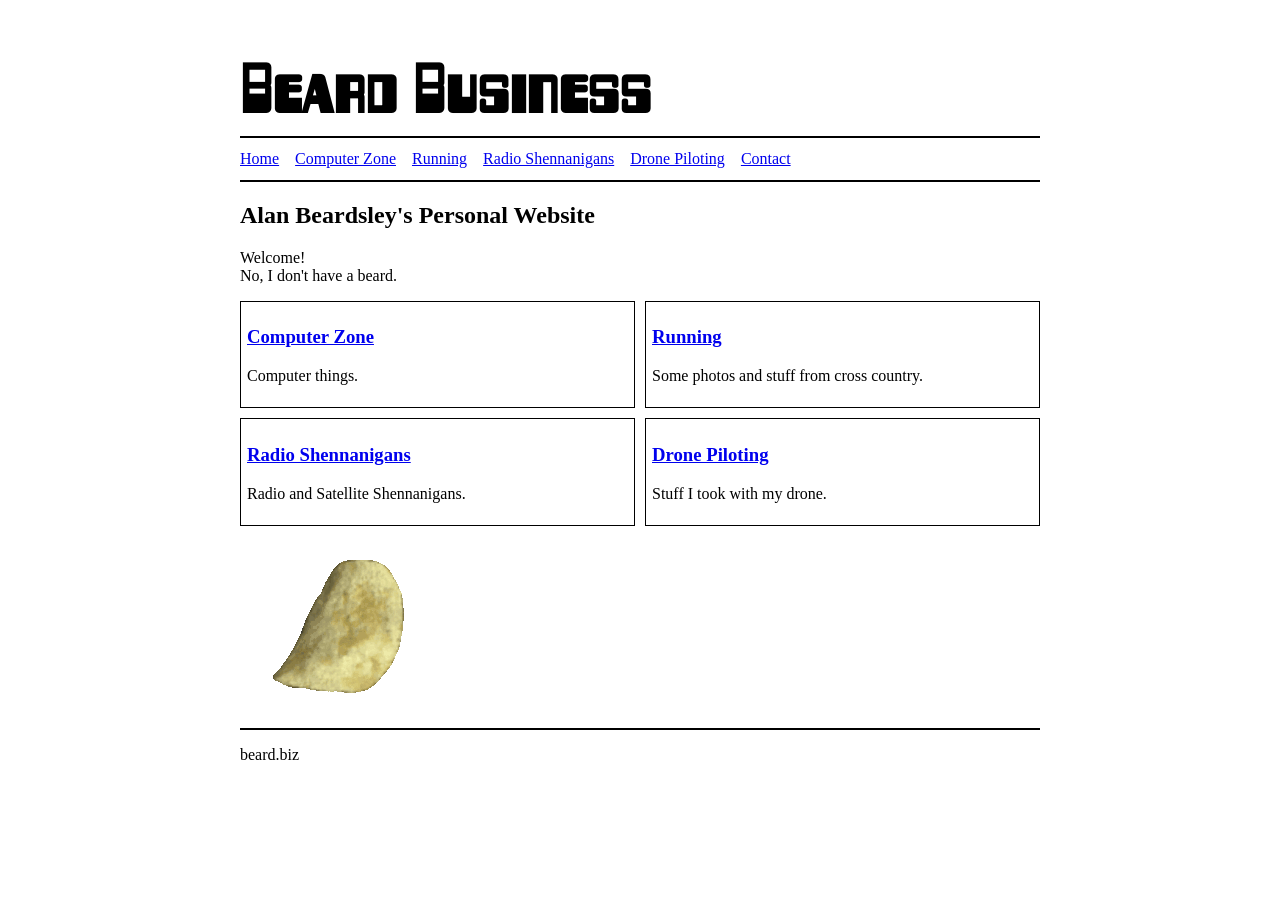
<file: index.html>
<!DOCTYPE html>
<html lang="en">
<head>
    <meta charset="UTF-8">
    <meta name="description" content="My personal website">
    <meta name="keywords" content="radio, computers, satellites, drones, personal website, running, beard.biz">
    <title>Beard Business</title>
    <link rel="stylesheet" href="css/style.css">
</head>
<body>

    <h1 class="default-title">Beard Business</h1>

    <hr>

    <nav>
        <ul class="nav-flex">
            <li><a href="index.html">Home</a></li>
            <li><a href="computer-zone.html">Computer Zone</a></li>
            <li><a href="running.html">Running</a></li>
            <li><a href="amateur-radio.html">Radio Shennanigans</a></li>
            <li><a href="drones.html">Drone Piloting</a></li>
            <li><a href="contact.html">Contact</a></li>
        </ul>
    </nav>

    <hr>

    <h2>Alan Beardsley's Personal Website</h2>
    <p>
        Welcome! <br>
        No, I don't have a beard.
    </p>

    <div class="hobby-grid">
        <div>
            <h3><a href="computer-zone.html">Computer Zone</a></h3>
            <p>Computer things.</p>
        </div>
        <div>
            <h3><a href="running.html">Running</a></h3>
            <p>Some photos and stuff from cross country.</p>
        </div>
        <div>
            <h3><a href="amateur-radio.html">Radio Shennanigans</a></h3>
            <p>Radio and Satellite Shennanigans.</p>
        </div>
        <div>
            <h3><a href="drones.html">Drone Piloting</a></h3>
            <p>Stuff I took with my drone.</p>
        </div>
    </div>

    <img src="images/spinning-chip.gif" alt="A spinning potato chip animation">

    <hr>
    <p>beard.biz</p>

</body>
</html>
</file>
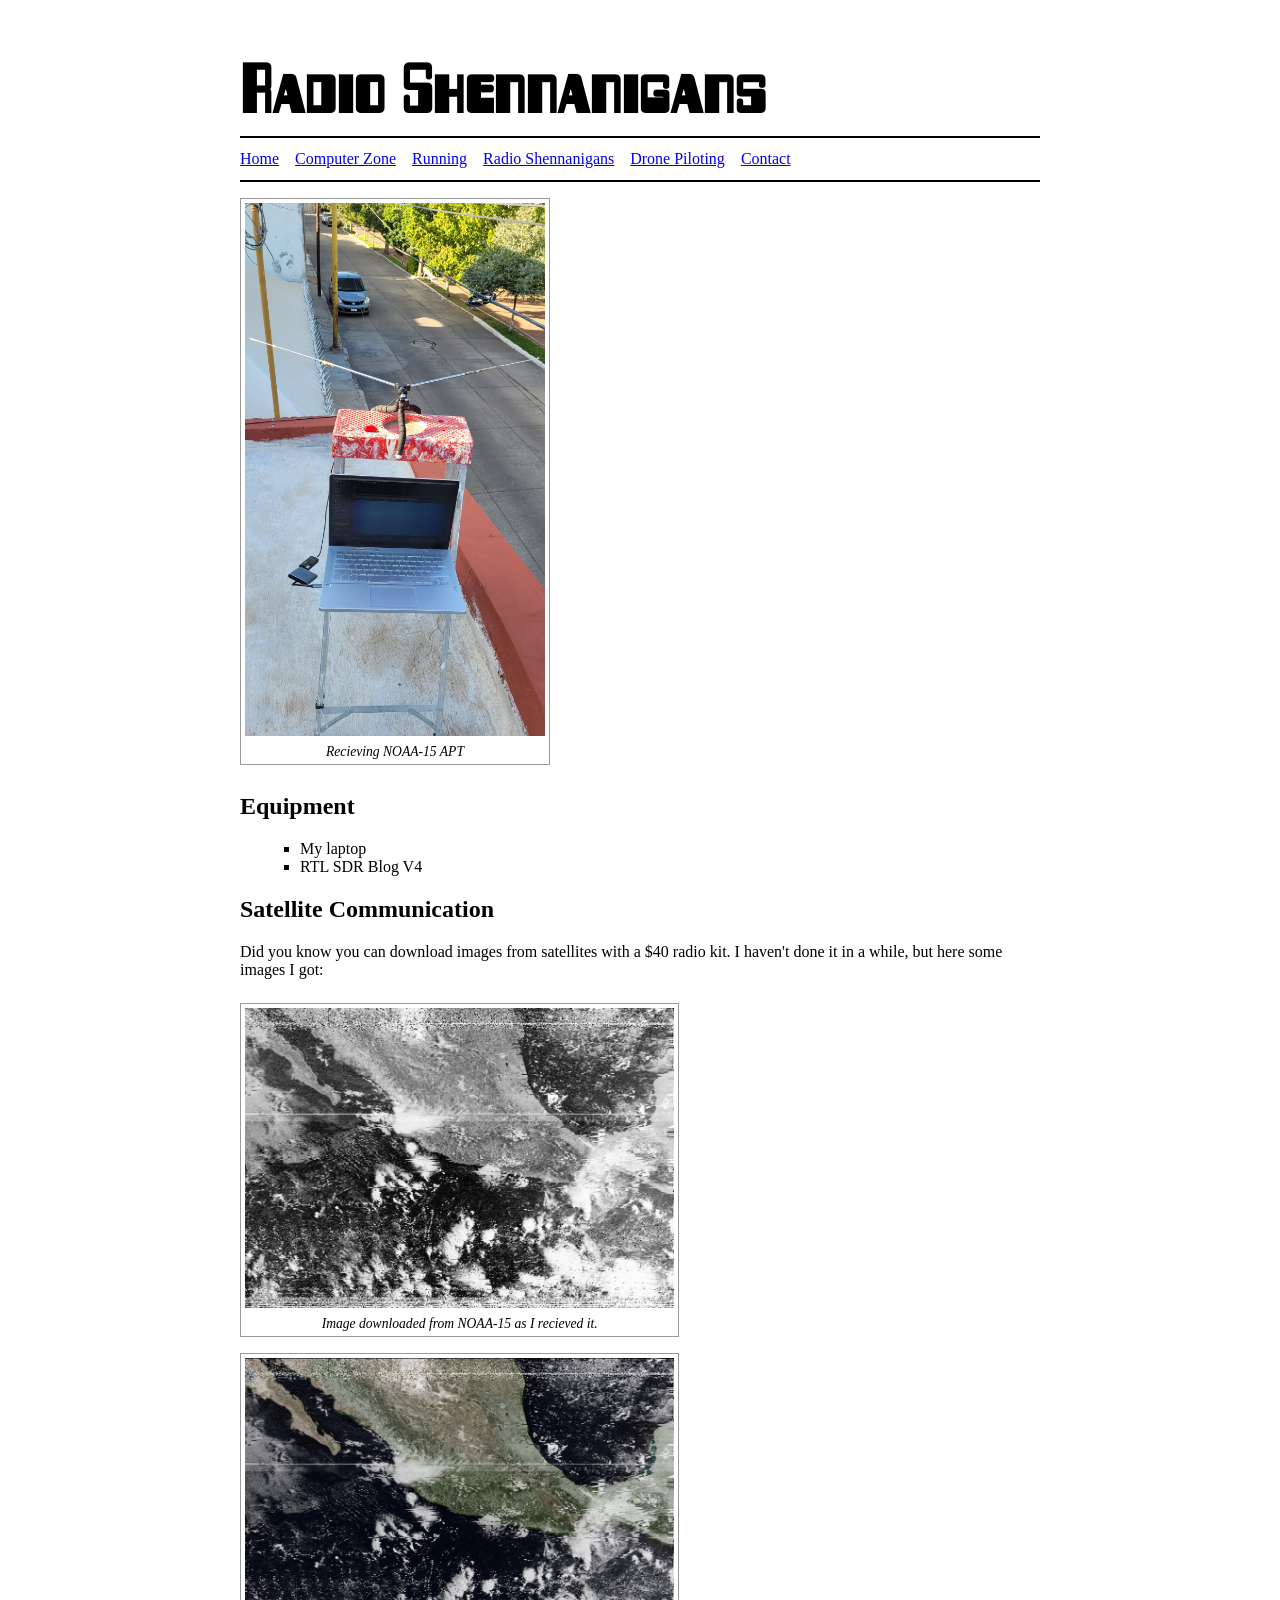
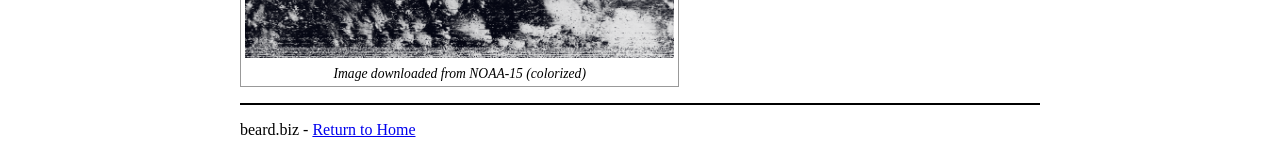
<file: amateur-radio.html>
<!DOCTYPE html>
<html lang="en">
<head>
    <meta charset="UTF-8">
    <meta name="description" content="My various radio experiments">
    <meta name="keywords" content="Radio Shennanigans, ham radio, satellite communication, beard.biz">
    <title>Radio Shennanigans</title>
    <link rel="stylesheet" href="css/style.css">
</head>
<body>

    <h1 class="default-title">Radio Shennanigans</h1>

    <hr>
    <nav>
        <ul class="nav-flex">
            <li><a href="index.html">Home</a></li>
            <li><a href="computer-zone.html">Computer Zone</a></li>
            <li><a href="running.html">Running</a></li>
            <li><a href="amateur-radio.html">Radio Shennanigans</a></li>
            <li><a href="drones.html">Drone Piloting</a></li>
            <li><a href="contact.html">Contact</a></li>
        </ul>
    </nav>
    <hr>

    <figure>
        <img src="images/antenna.jpg"
             alt="An antenna on top of a laptop outside"
             width="300">
        <figcaption>Recieving NOAA-15 APT</figcaption>
    </figure>

    <h2>Equipment</h2>
    <ul class="simple-list">
        <li>My laptop</li>
        <li>RTL SDR Blog V4</li>
    </ul>

    <h2>Satellite Communication</h2>
    <p>Did you know you can download images from satellites with a $40 radio kit. 
        I haven't done it in a while, but here some images I got:
    </p>

    <figure>
        <img src="images/map-nocolor.png"
             alt="Image of earth from space"
             height="300">
        <figcaption>Image downloaded from NOAA-15 as I recieved it.</figcaption>
    </figure>
    <figure>
        <img src="images/map-color.png"
             alt="Image of earth from space in color"
             height="300">
        <figcaption>Image downloaded from NOAA-15 (colorized)</figcaption>
    </figure>

    <hr>
    <p>beard.biz - <a href="index.html">Return to Home</a></p>

</body>
</html>
</file>
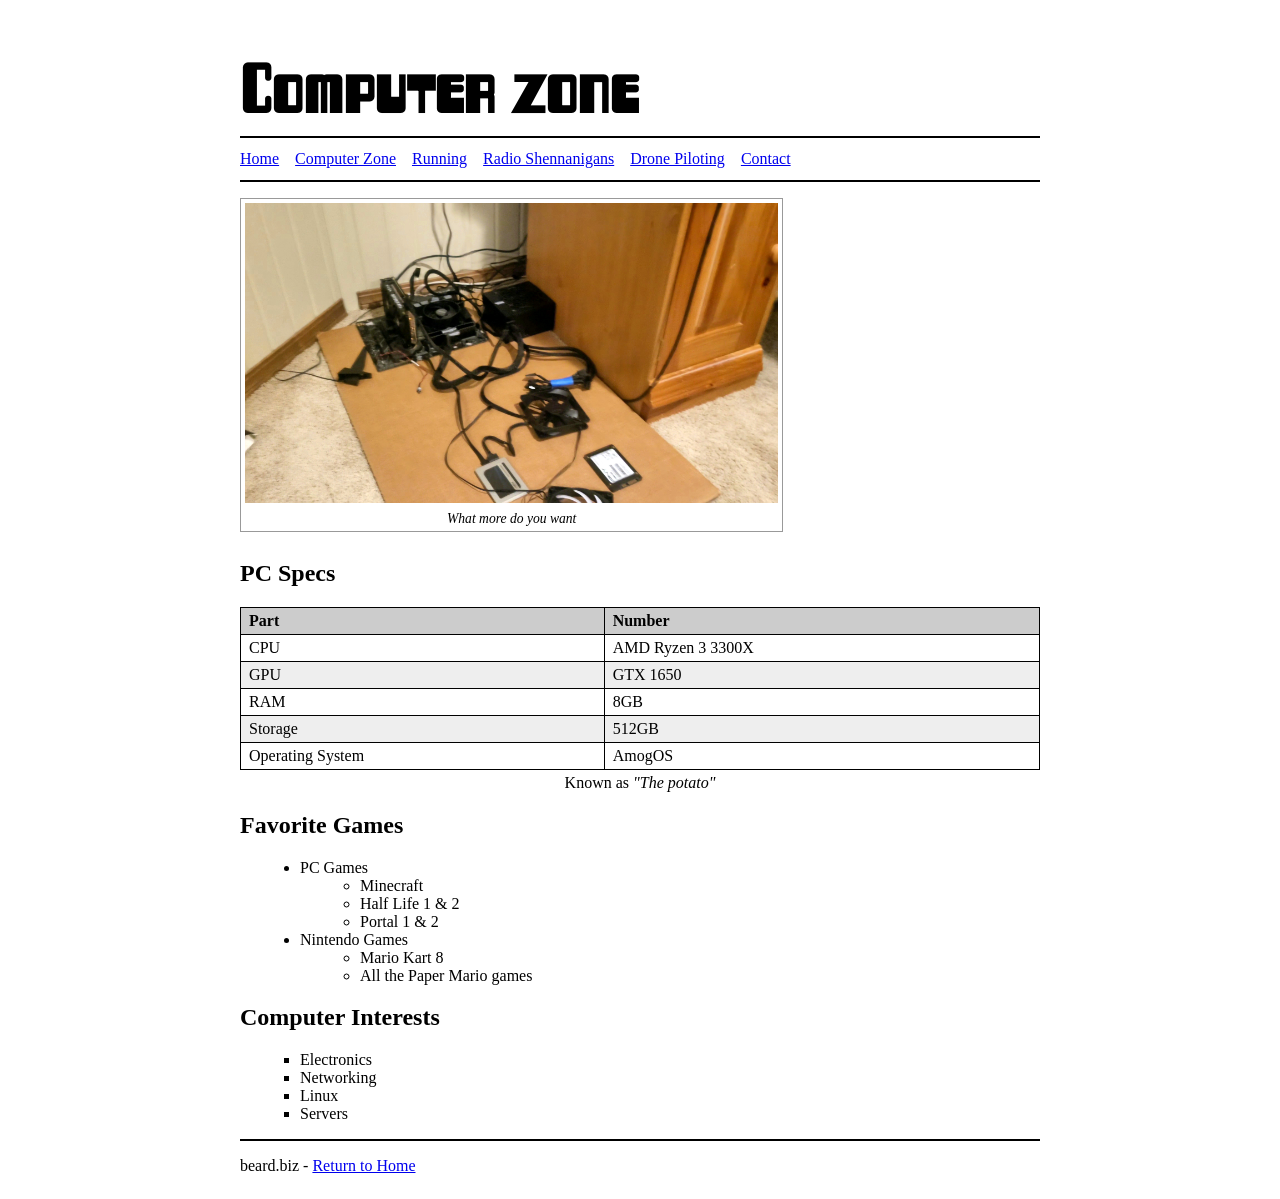
<file: computer-zone.html>
<!DOCTYPE html>
<html lang="en">
<head>
    <meta charset="UTF-8">
    <meta name="description" content="My various computer and gaming interests">
    <meta name="keywords" content="games, gaming, tech, computers, beard.biz">
    <title>Computer Zone</title>
    <link rel="stylesheet" href="css/style.css">
</head>
<body>

    <h1 id="tech-zone">Computer zone</h1>

    <hr>
    <nav>
        <ul class="nav-flex">
            <li><a href="index.html">Home</a></li>
            <li><a href="computer-zone.html">Computer Zone</a></li>
            <li><a href="running.html">Running</a></li>
            <li><a href="amateur-radio.html">Radio Shennanigans</a></li>
            <li><a href="drones.html">Drone Piloting</a></li>
            <li><a href="contact.html">Contact</a></li>
        </ul>
    </nav>
    <hr>

        <figure>
        <img src="images/pc.jpg"
             alt="Computer in pieces on the floor"
             height="300">
        <figcaption>What more do you want</figcaption>
    </figure>

    <h2>PC Specs</h2>

    <table class="specs">
        <caption>Known as <i>"The potato"</i></caption>
        <thead>
            <tr>
                <th scope="col">Part</th>
                <th scope="col">Number</th>
            </tr>
        </thead>
        <tbody>
            <tr>
                <td>CPU</td>
                <td>AMD Ryzen 3 3300X</td>
            </tr>
            <tr>
                <td>GPU</td>
                <td>GTX 1650</td>
            </tr>
            <tr>
                <td>RAM</td>
                <td>8GB</td>
            </tr>
            <tr>
                <td>Storage</td>
                <td>512GB</td>
            </tr>
            <tr>
                <td>Operating System</td>
                <td>AmogOS</td>
            </tr>
        </tbody>
    </table>

    <h2>Favorite Games</h2>


    <ul class="nested-list">
        <li>PC Games
            <ul>
                <li>Minecraft</li>
                <li>Half Life 1 & 2</li>
                <li>Portal 1 & 2</li>
            </ul>
        </li>
        <li>Nintendo Games
            <ul>
                <li>Mario Kart 8</li>
                <li>All the Paper Mario games</li>
            </ul>
        </li>
    </ul>

    <h2>Computer Interests</h2>
    <ul class="simple-list">
        <li>Electronics</li>
        <li>Networking</li>
        <li>Linux</li>
        <li>Servers</li>
    </ul>

    <hr>
    <p>beard.biz - <a href="index.html">Return to Home</a></p>

</body>
</html>
</file>
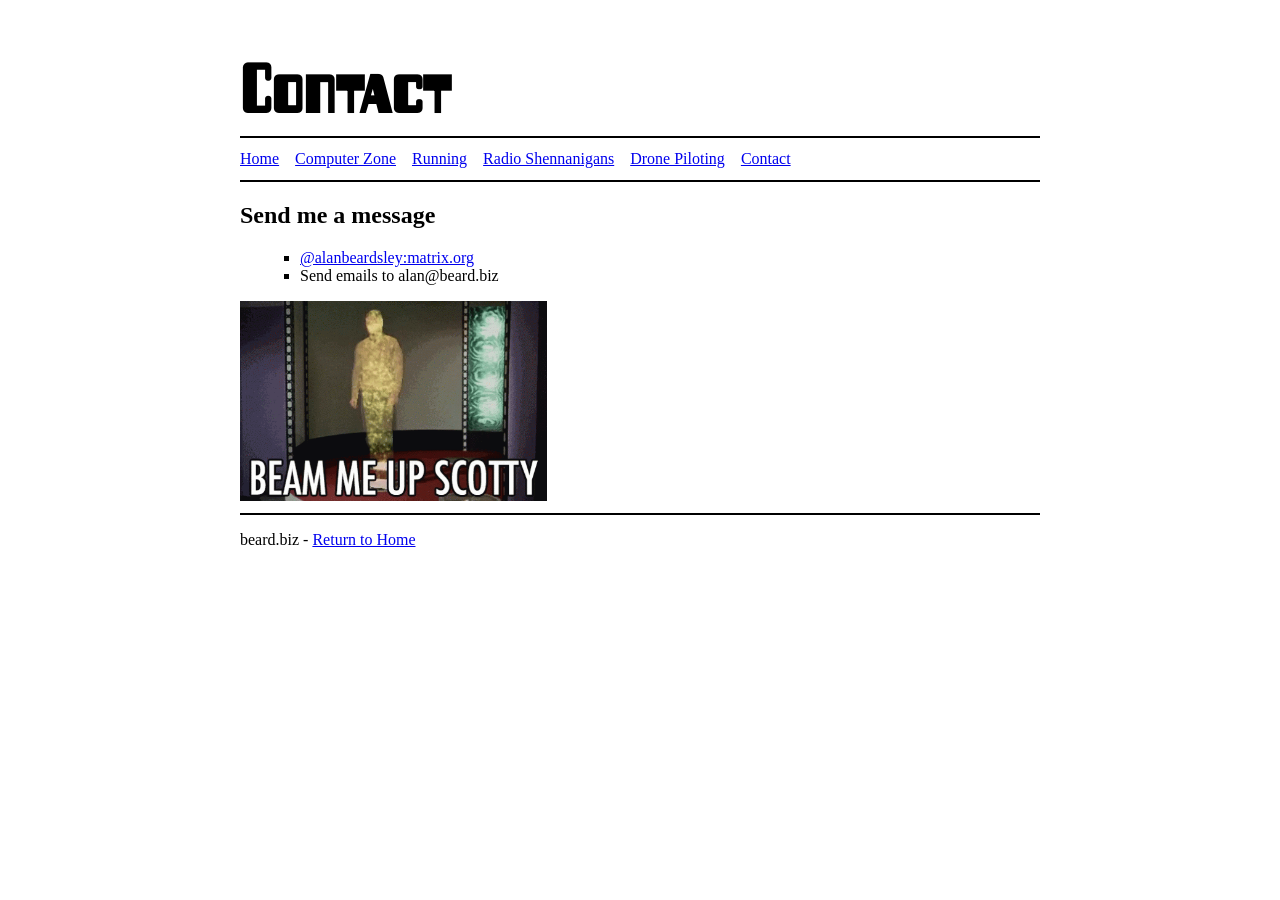
<file: contact.html>
<!DOCTYPE html>
<html lang="en">
<head>
    <meta charset="UTF-8">
    <meta name="description" content="Contact form">
    <meta name="keywords" content="contact, beard.biz">
    <title>Contact</title>
    <link rel="stylesheet" href="css/style.css">
</head>
<body>

    <h1 class="default-title">Contact</h1>

    <hr>
    <nav>
        <ul class="nav-flex">
            <li><a href="index.html">Home</a></li>
            <li><a href="computer-zone.html">Computer Zone</a></li>
            <li><a href="running.html">Running</a></li>
            <li><a href="amateur-radio.html">Radio Shennanigans</a></li>
            <li><a href="drones.html">Drone Piloting</a></li>
            <li><a href="contact.html">Contact</a></li>
        </ul>
    </nav>
    <hr>

    <h2>Send me a message</h2>
    <ul class="simple-list">
        <li><a href="https://matrix.to/#/@alanbeardsley:matrix.org">@alanbeardsley:matrix.org</a></li>
        <li>Send emails to alan@beard.biz</li>
    </ul>

    <img src="images/beam.gif" alt="Beam me up scotty" height="200">

    <hr>
    <p>beard.biz - <a href="index.html">Return to Home</a></p>

</body>
</html>
</file>
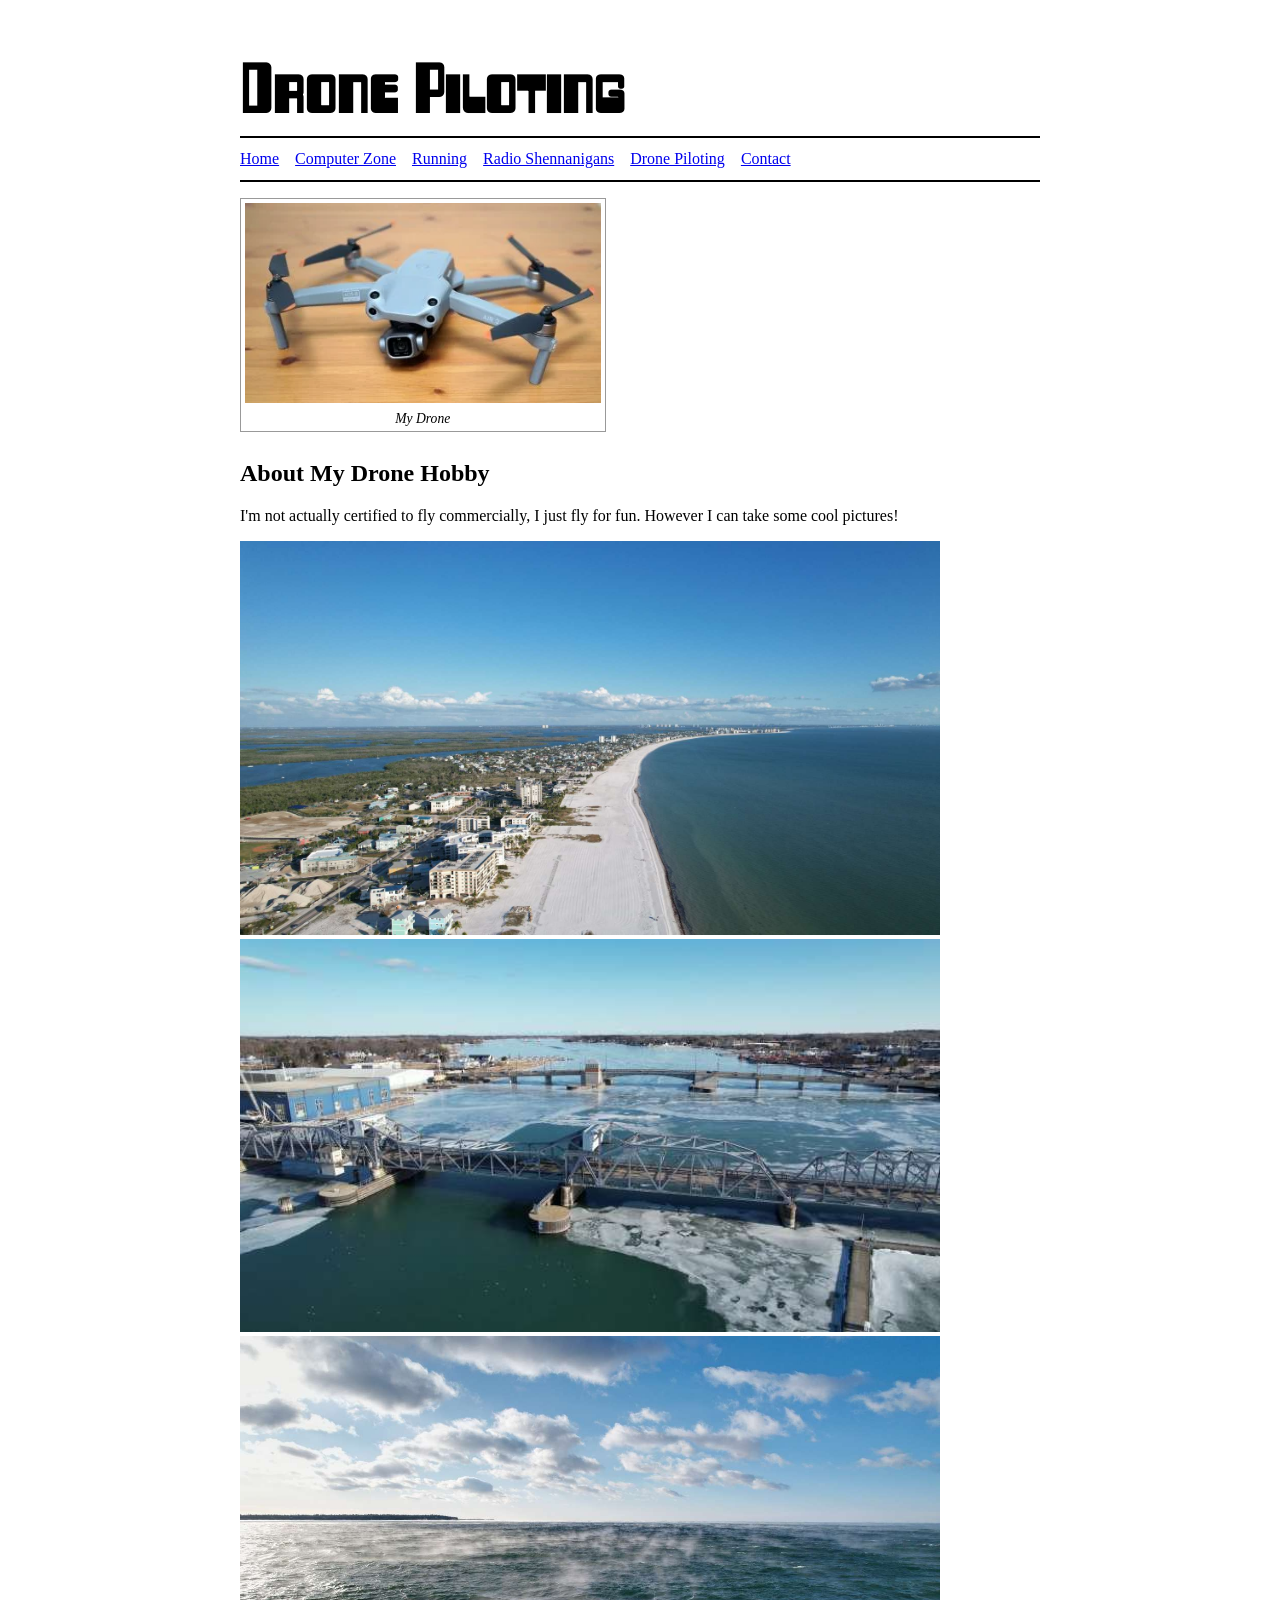
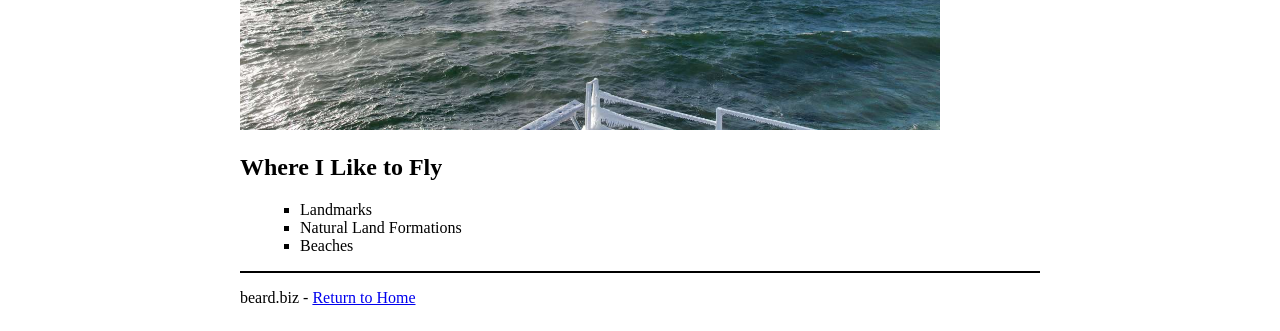
<file: drones.html>
<!DOCTYPE html>
<html lang="en">
<head>
    <meta charset="UTF-8">
    <meta name="description" content="My drone piloting hobby - FAA Part 107, drones, flight locations, and aerial footage - beard.biz">
    <meta name="keywords" content="drone pilot, FAA Part 107, quadcopter, aerial photography, DJI, beard.biz">
    <meta name="author" content="Beard">
    <title>Drone Piloting</title>
    <link rel="stylesheet" href="css/style.css">
</head>
<body>

    <h1 class="default-title">Drone Piloting</h1>

    <hr>
    <nav>
        <ul class="nav-flex">
            <li><a href="index.html">Home</a></li>
            <li><a href="computer-zone.html">Computer Zone</a></li>
            <li><a href="running.html">Running</a></li>
            <li><a href="amateur-radio.html">Radio Shennanigans</a></li>
            <li><a href="drones.html">Drone Piloting</a></li>
            <li><a href="contact.html">Contact</a></li>
        </ul>
    </nav>
    <hr>

    <figure>
        <img src="images/drone.webp"
             alt="Camera drone on floor"
             height="200">
        <figcaption>My Drone</figcaption>
    </figure>

    <h2>About My Drone Hobby</h2>
    <p>
        I'm not actually certified to fly commercially, I just fly for fun. However I can take some cool pictures! 
    </p>

    <div class="drone-img">
        <img src="images/dji1.jpg" alt="Aerial drone shot of a beach.">
        <img src="images/dji2small.jpg" alt="Aerial drone shot of a bridge.">
        <img src="images/dji3.jpg" alt="Aerial drone shot of steamy water.">
    </div>

    <h2>Where I Like to Fly</h2>
    <ul class="simple-list">
        <li>Landmarks</li>
        <li>Natural Land Formations</li>
        <li>Beaches</li>
    </ul>

    <hr>
    <p>beard.biz - <a href="index.html">Return to Home</a></p>

</body>
</html>
</file>
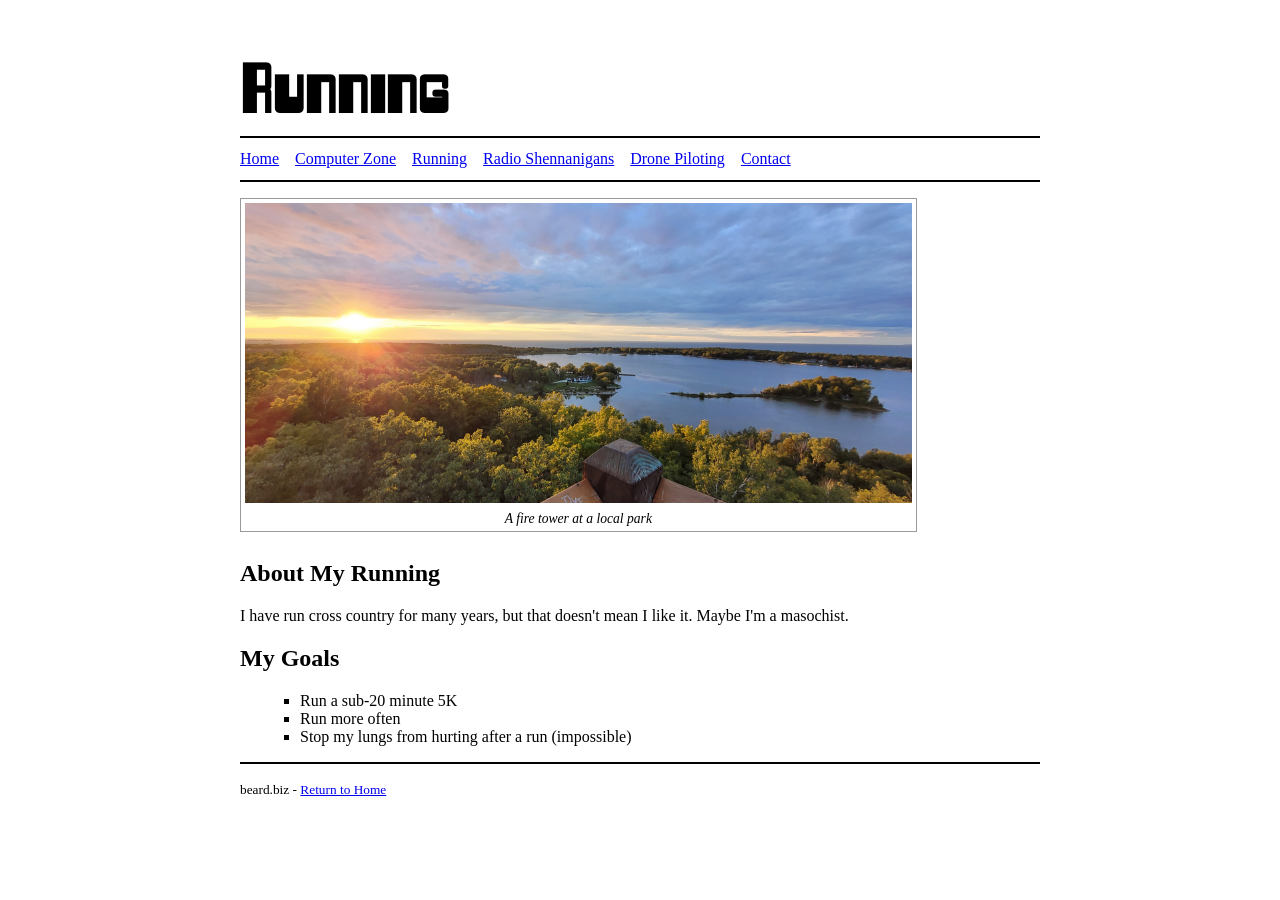
<file: running.html>
<!DOCTYPE html>
<html lang="en">
<head>
    <meta charset="UTF-8">
    <meta name="description" content="My running hobby">
    <meta name="keywords" content="running, sports, goals, cross country, beard.biz">
    <title>Running</title>
    <link rel="stylesheet" href="css/style.css">
</head>
<body>

    <h1 class="default-title">Running</h1>

    <hr>
    <nav>
        <ul class="nav-flex">
            <li><a href="index.html">Home</a></li>
            <li><a href="computer-zone.html">Computer Zone</a></li>
            <li><a href="running.html">Running</a></li>
            <li><a href="amateur-radio.html">Radio Shennanigans</a></li>
            <li><a href="drones.html">Drone Piloting</a></li>
            <li><a href="contact.html">Contact</a></li>
        </ul>
    </nav>
    <hr>

    <figure>
        <img src="images/running.jpg"
             alt="Picture taken while stopped at a landmark"
             height="300">
        <figcaption>A fire tower at a local park</figcaption>
    </figure>

    <h2>About My Running</h2>
    <p>I have run cross country for many years, but that doesn't mean I like it. Maybe I'm a masochist.</p>

    <h2>My Goals</h2>
    <ul class="simple-list">
        <li>Run a sub-20 minute 5K</li>
        <li>Run more often</li>
        <li>Stop my lungs from hurting after a run (impossible)</li>
    </ul>

    <hr>
    <p><small>beard.biz - <a href="index.html">Return to Home</a></small></p>

</body>
</html>
</file>
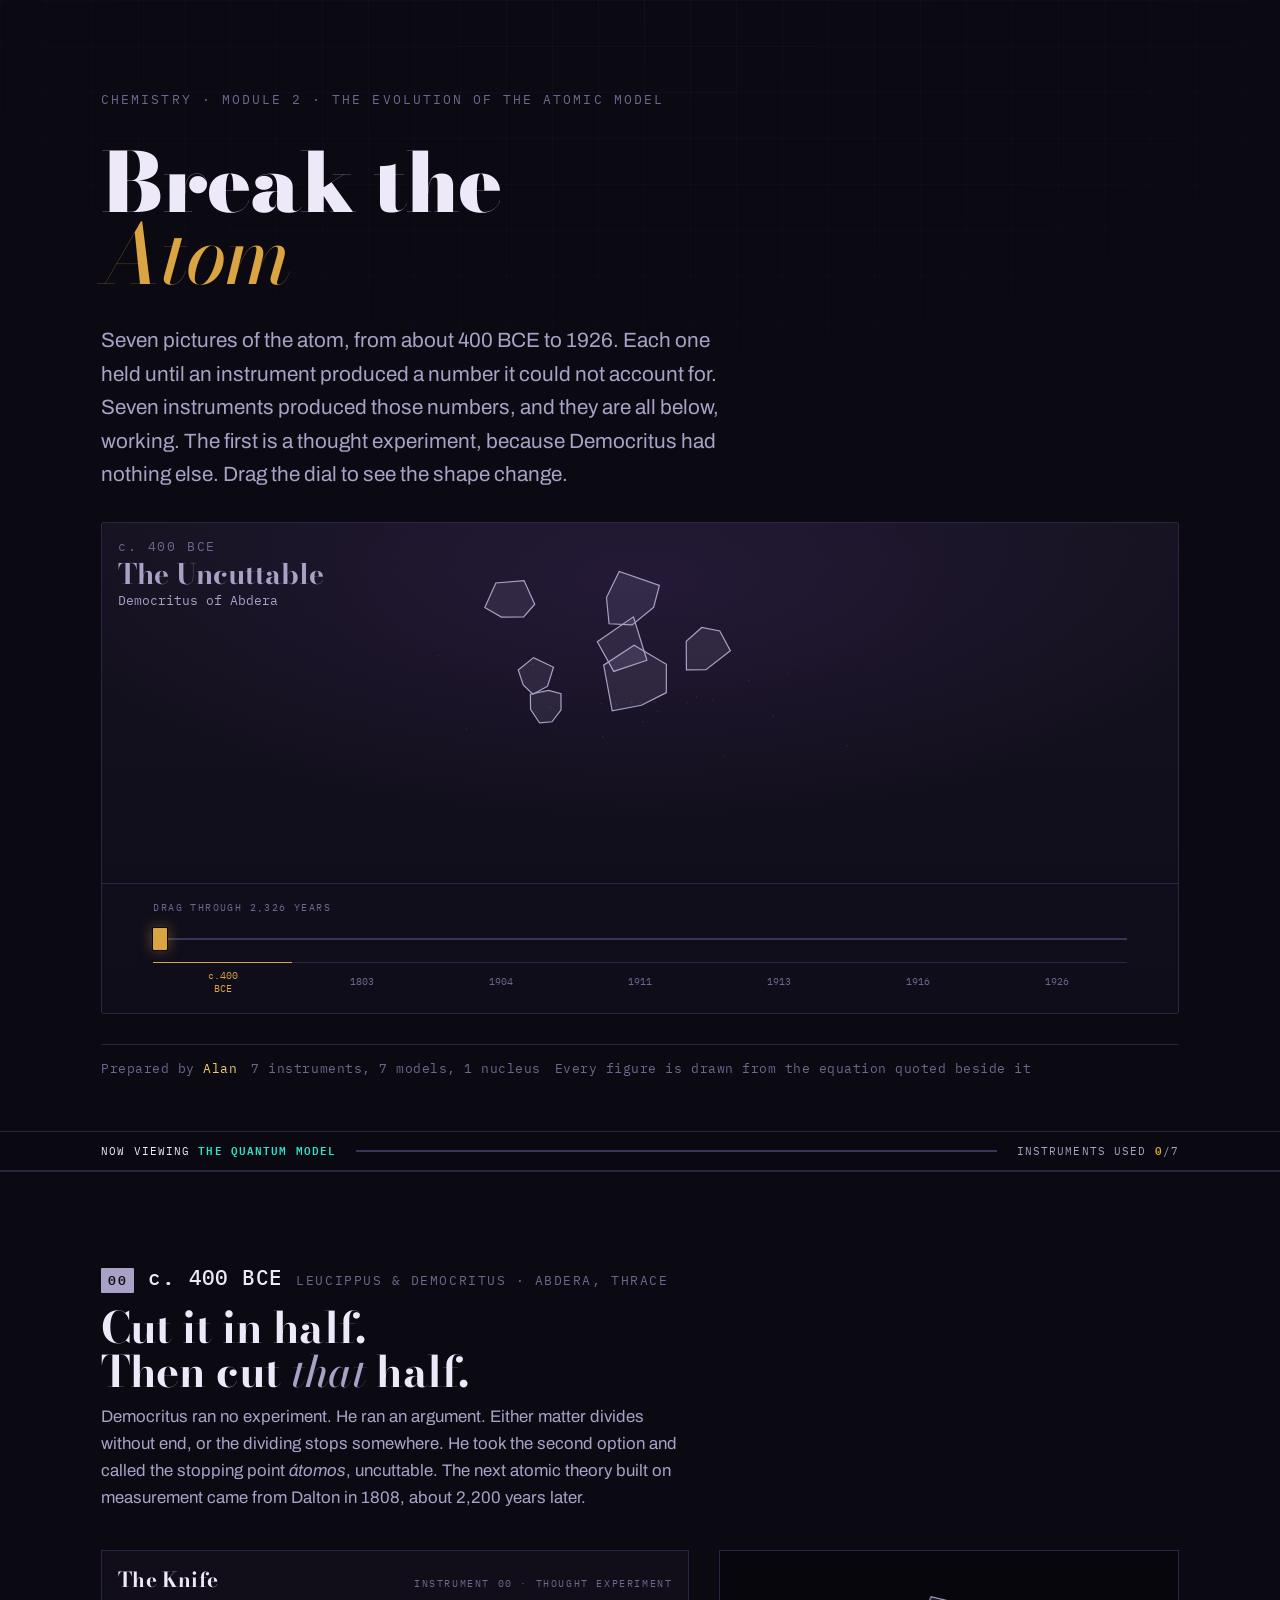
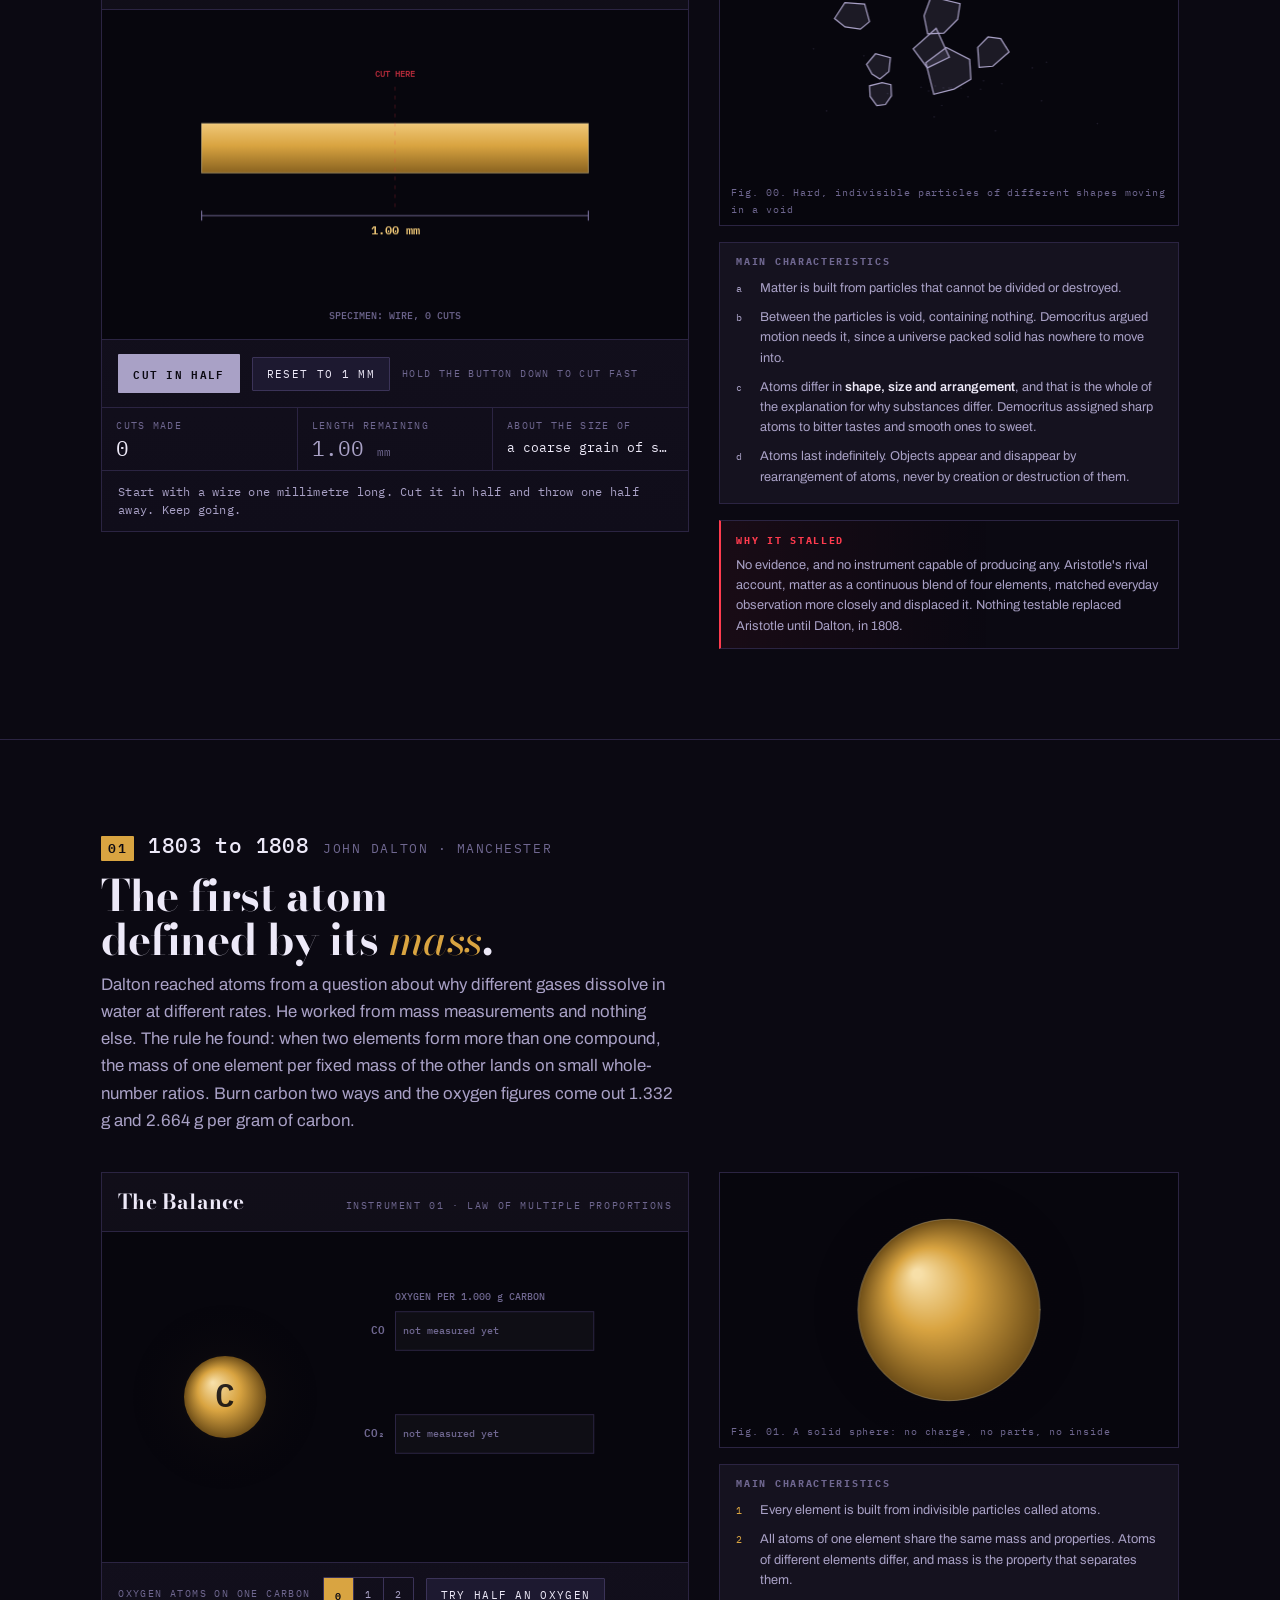
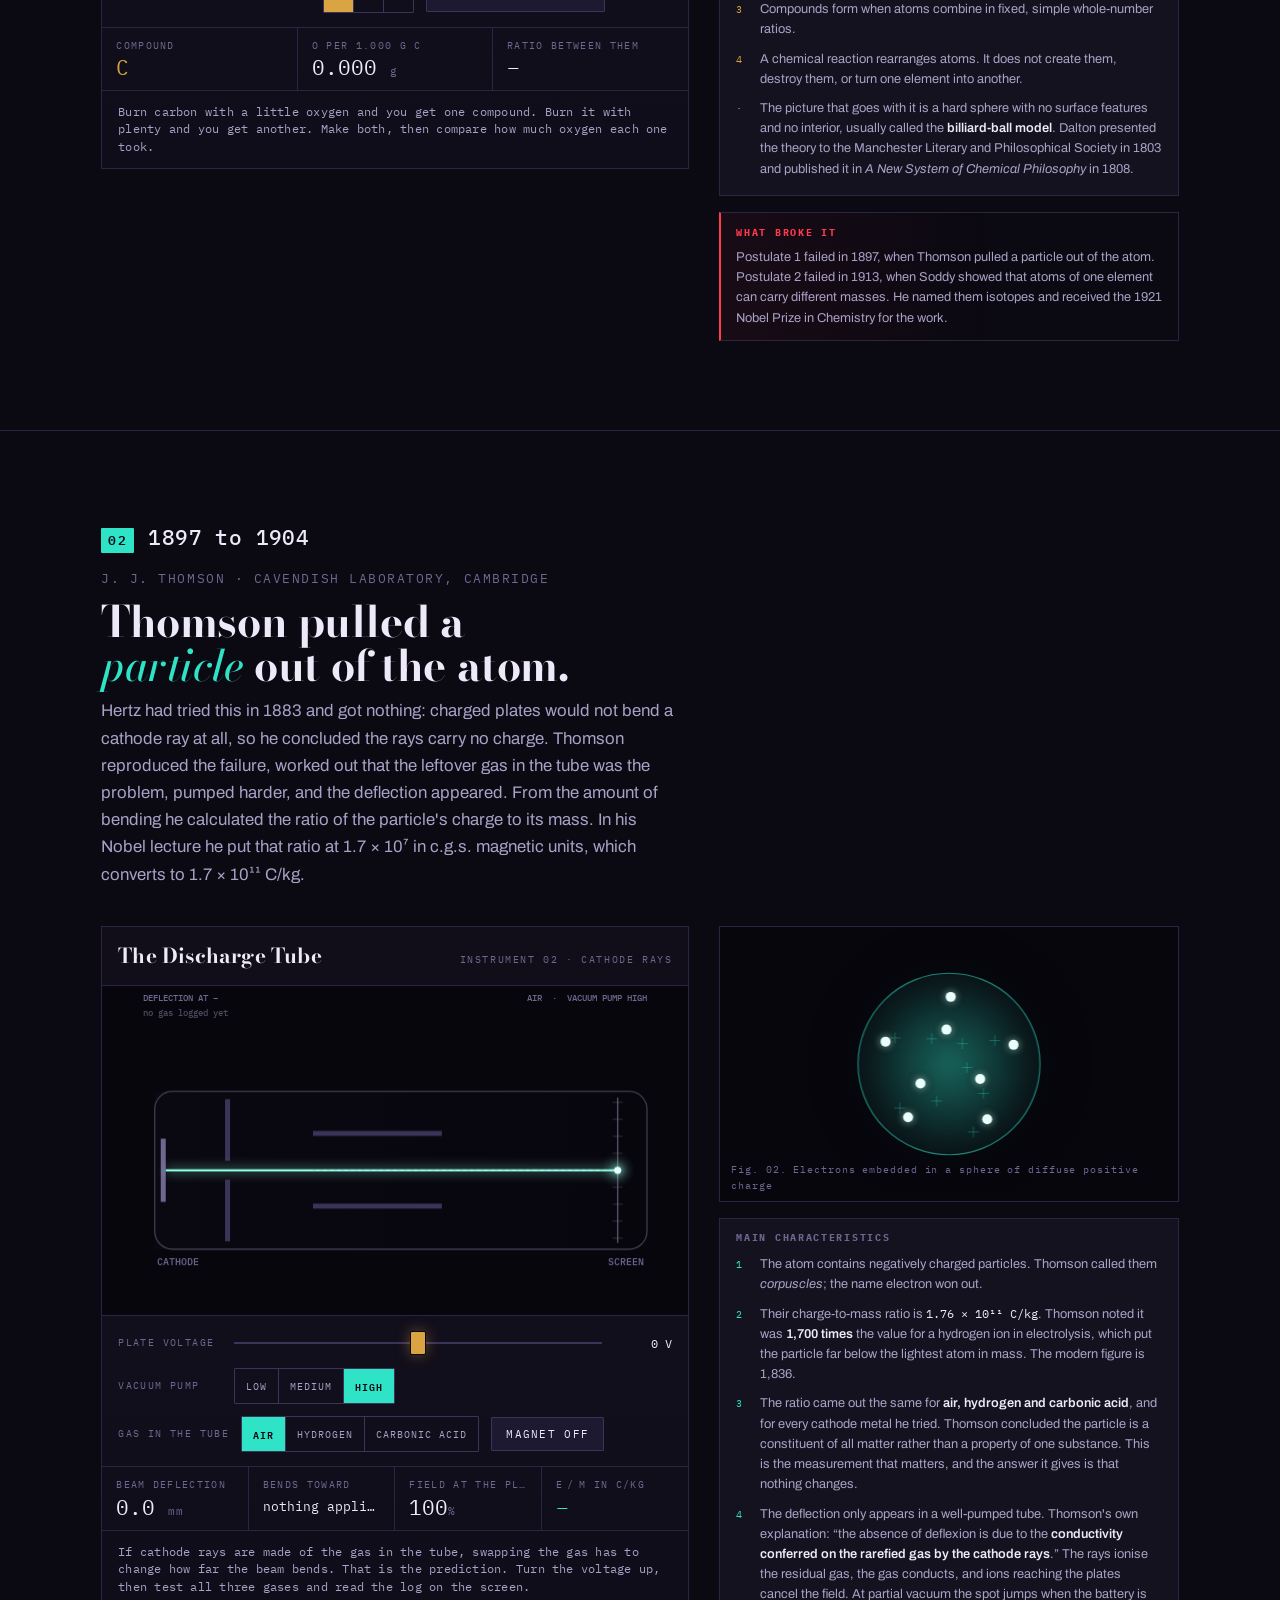
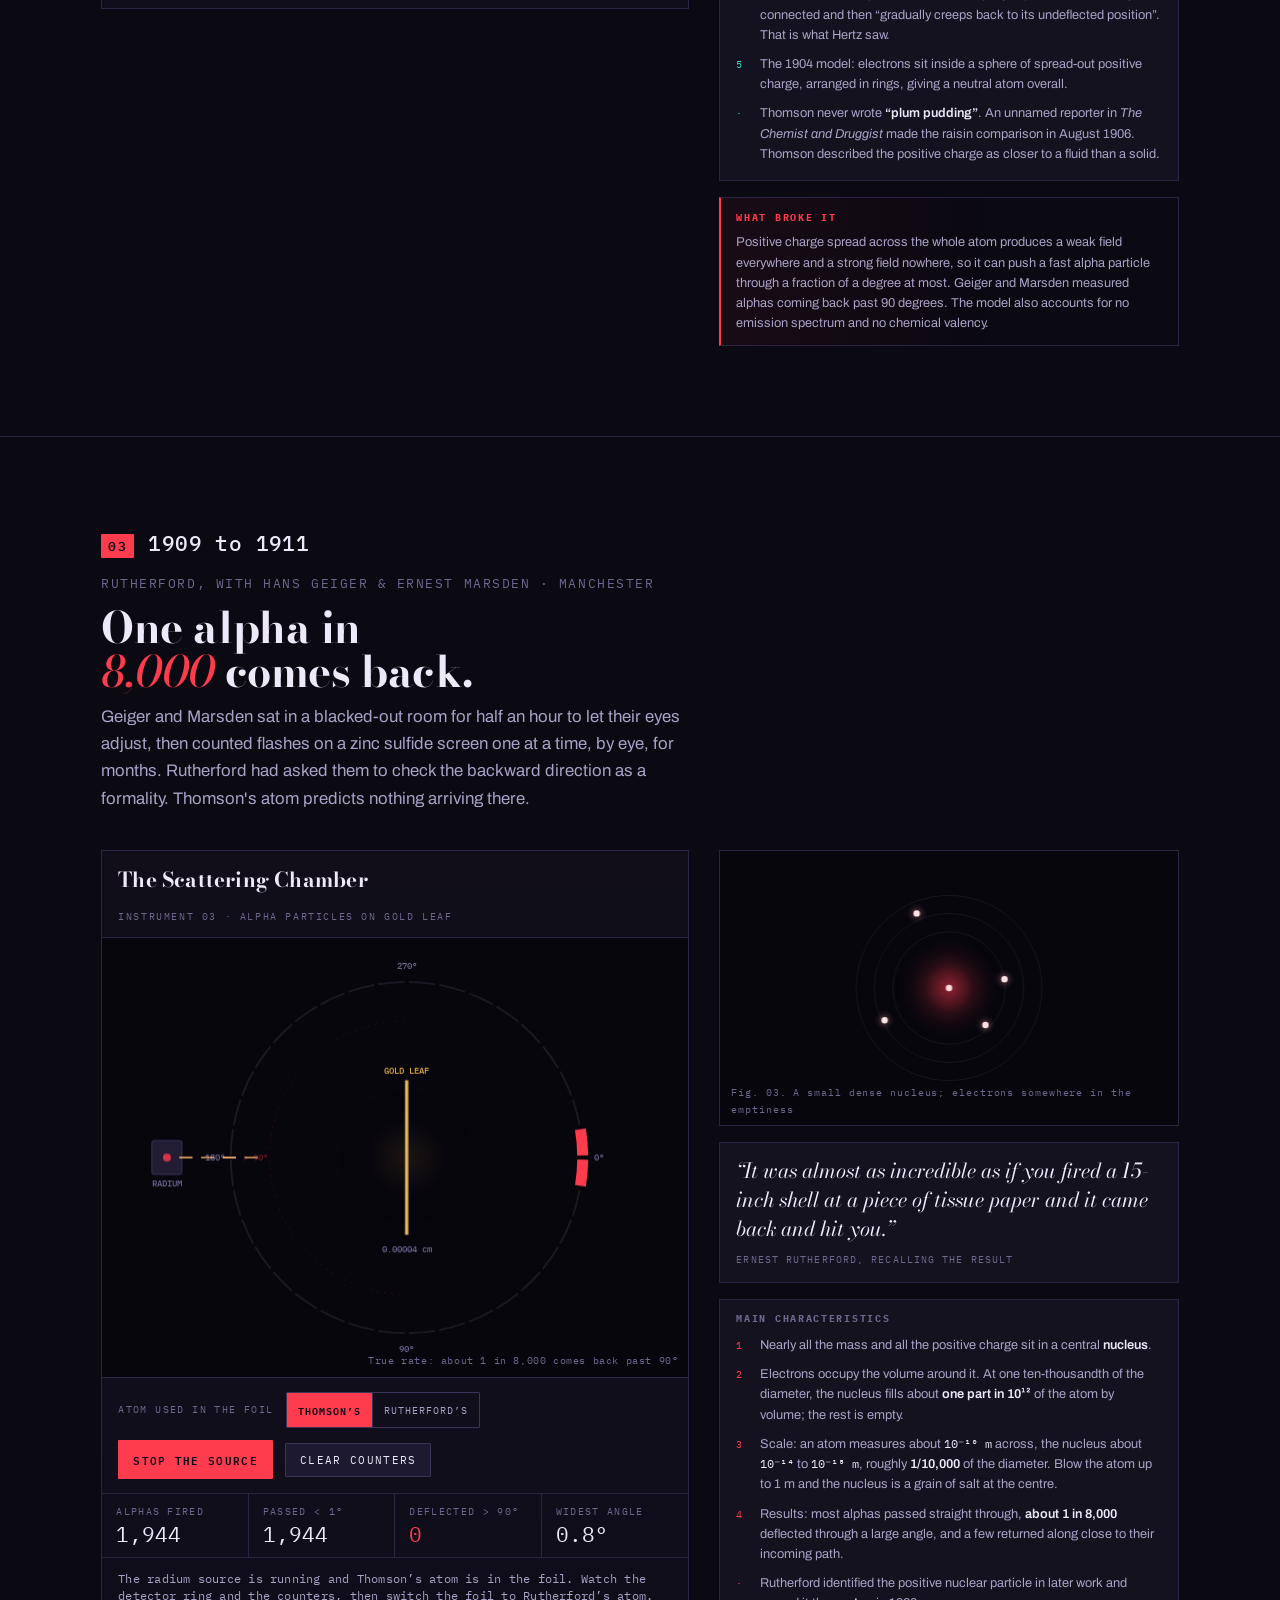
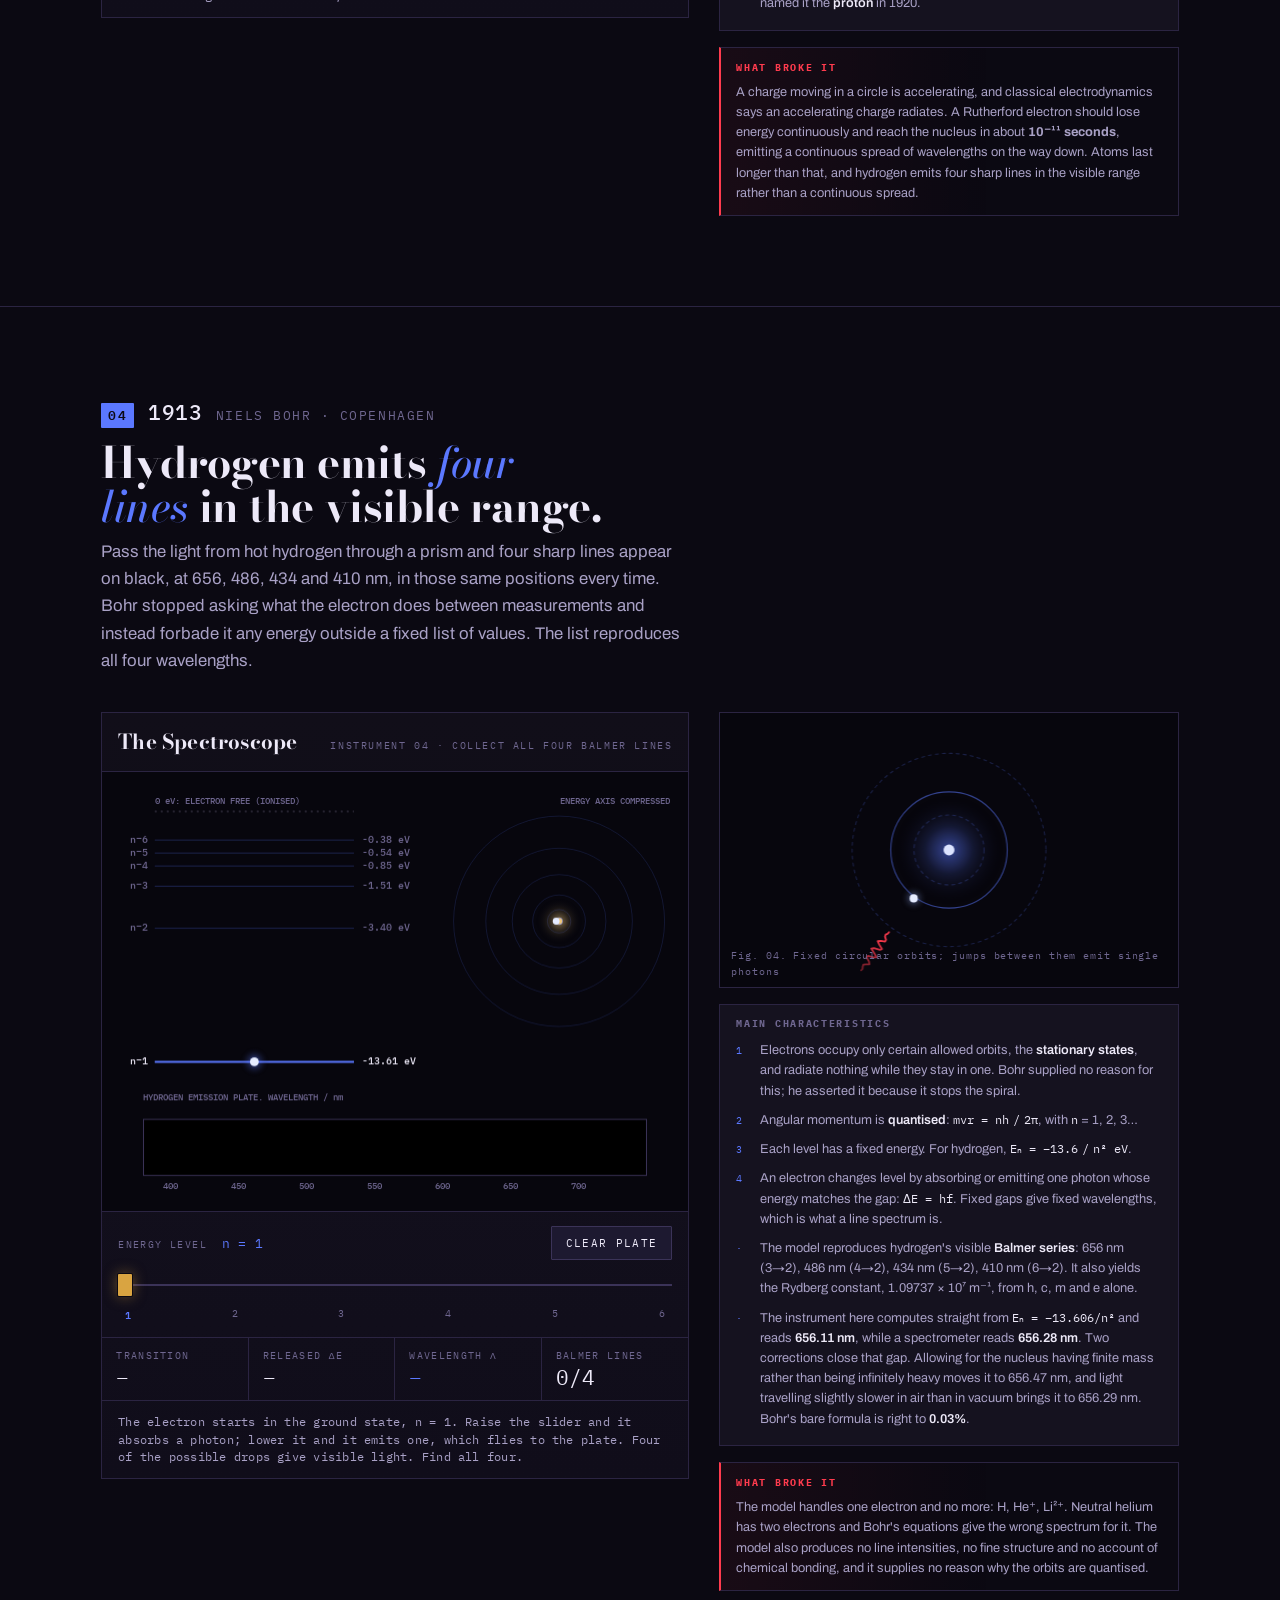
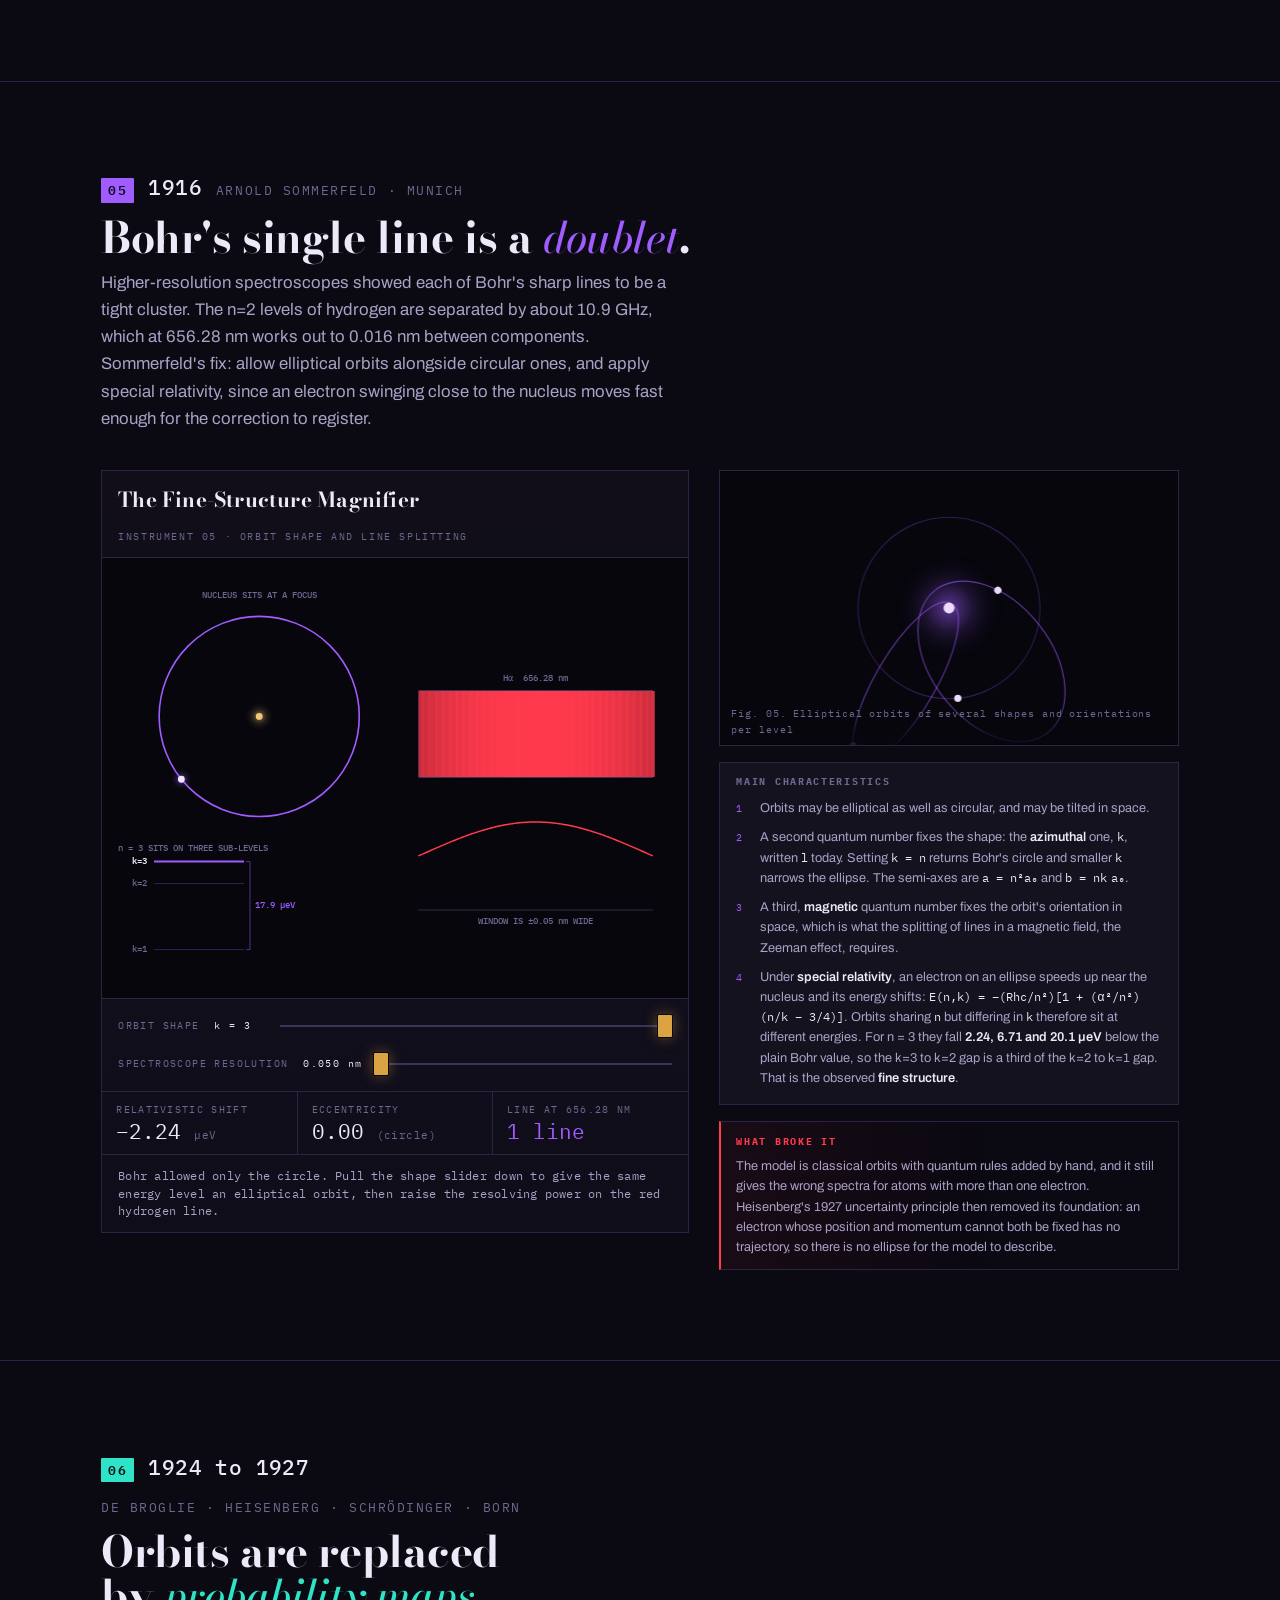
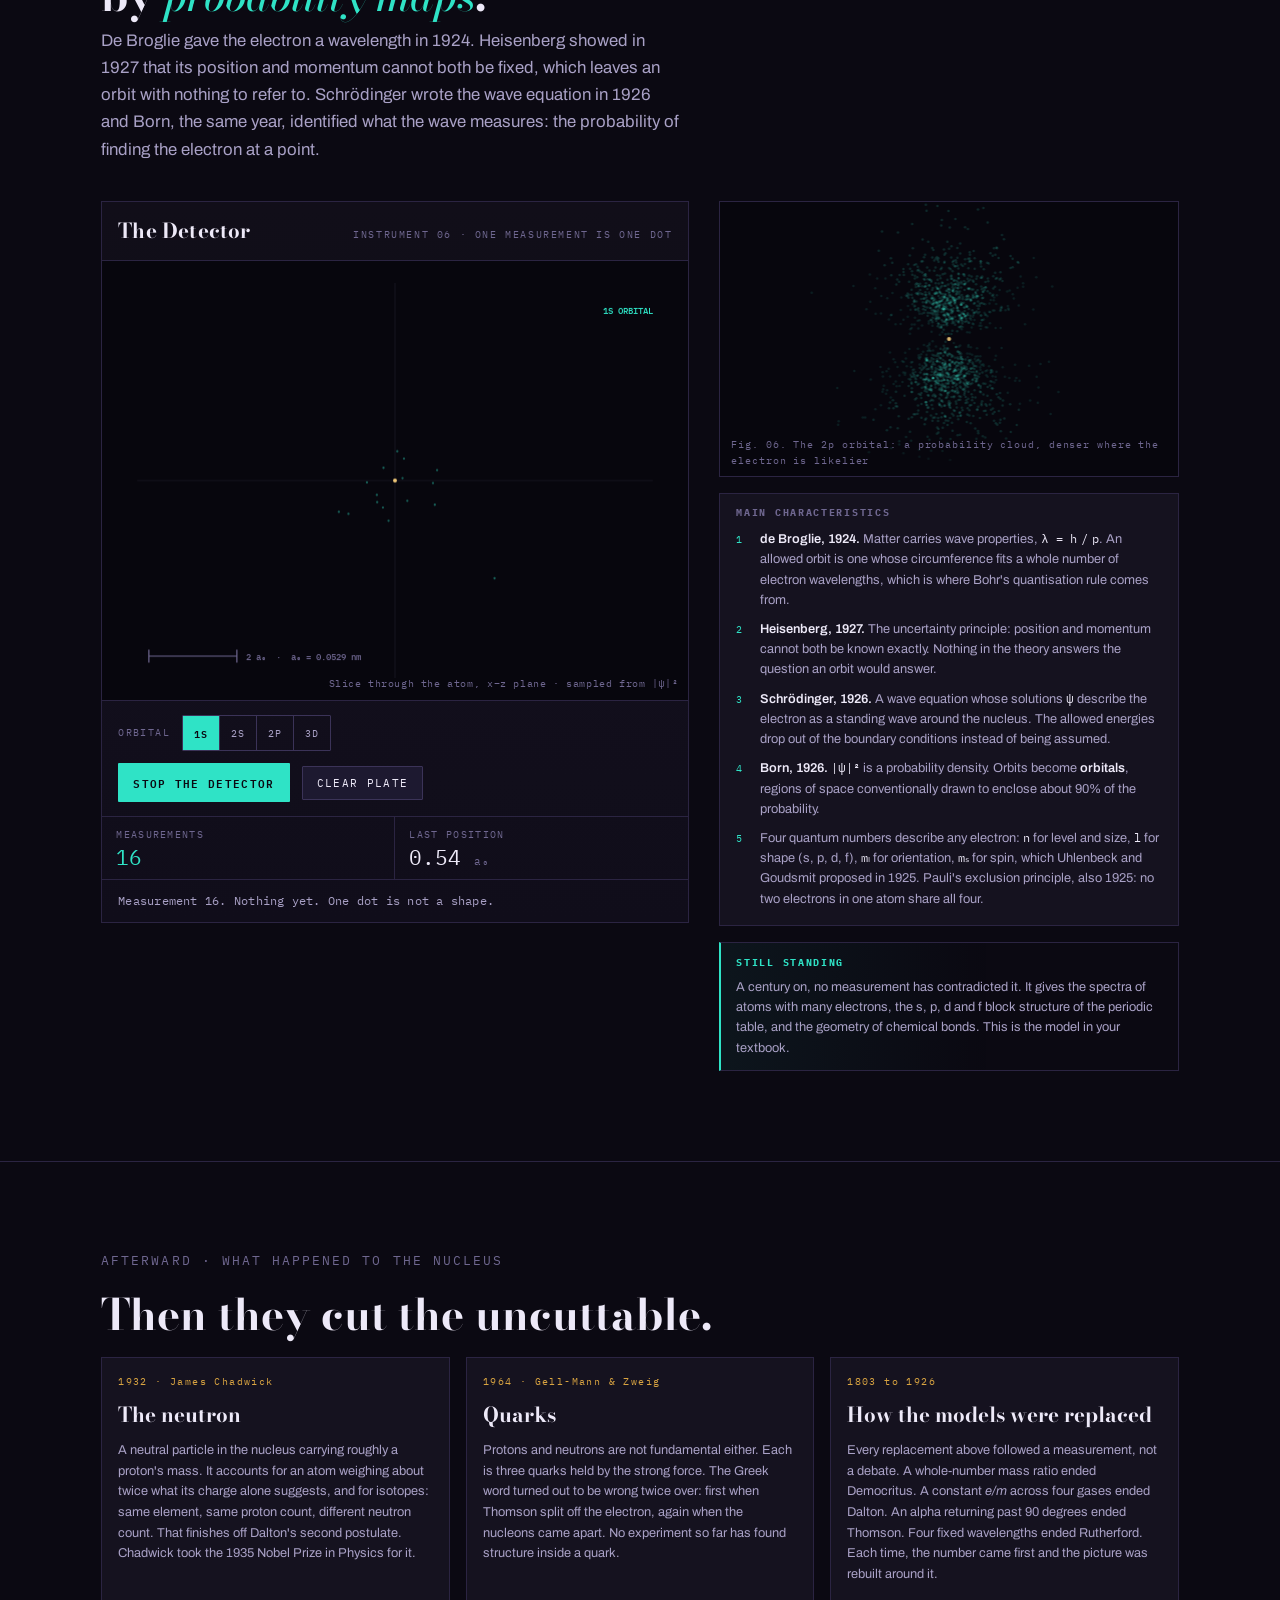
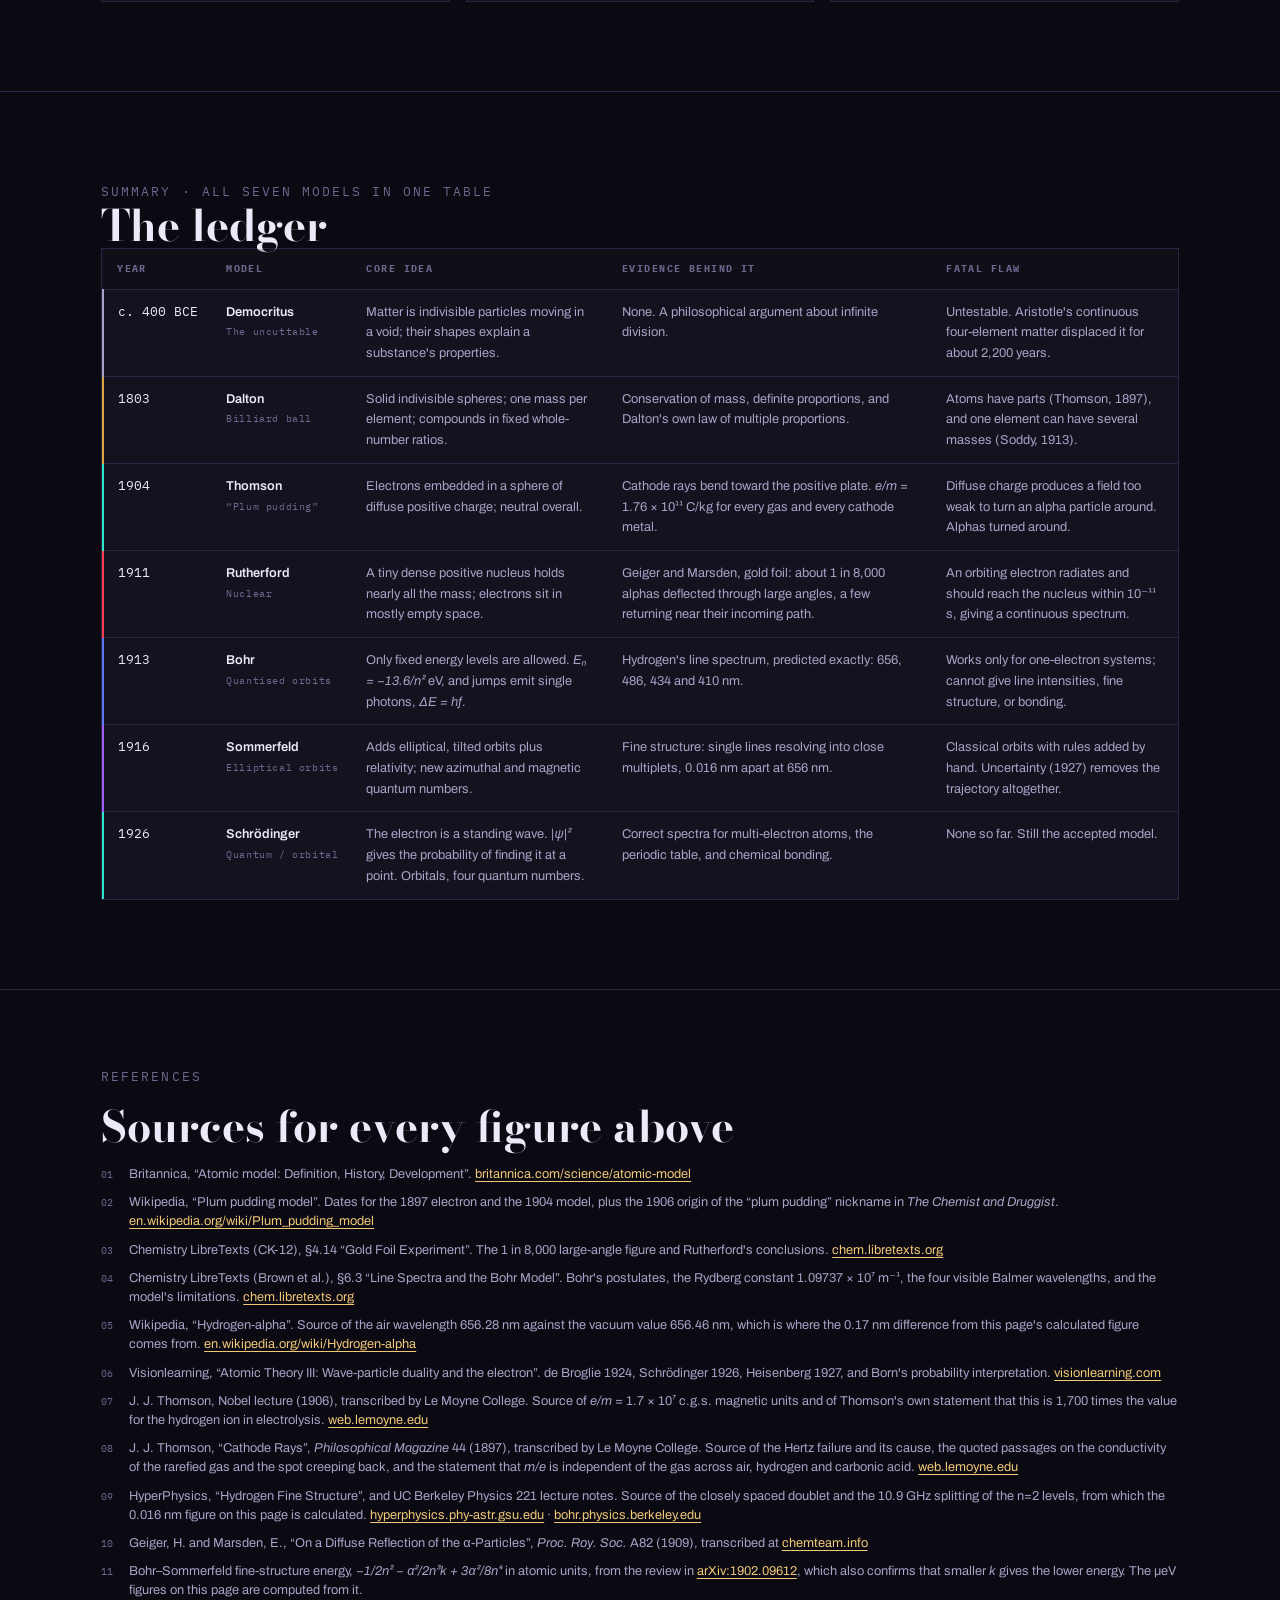
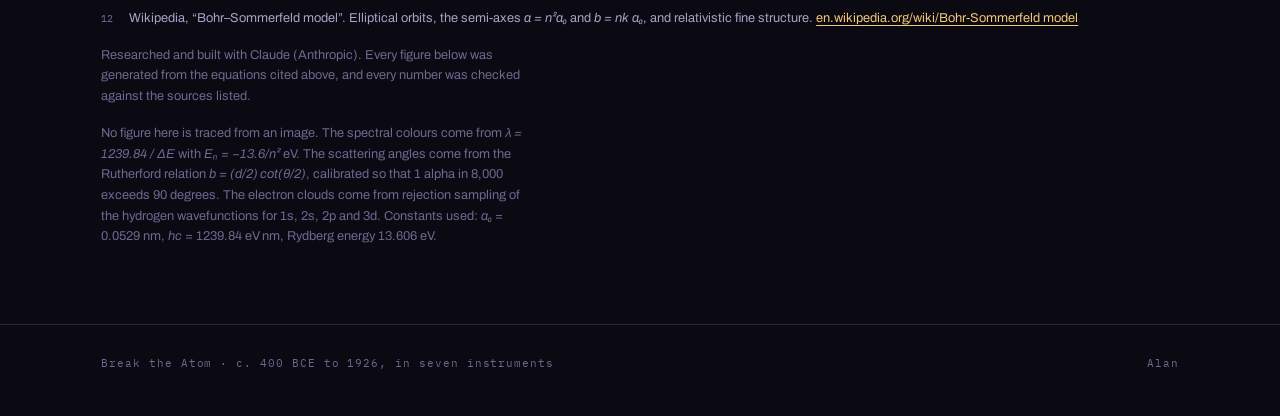
<file: slop.html>
<!doctype html>
<html lang="en">
<head>
<meta charset="utf-8">
<meta name="viewport" content="width=device-width, initial-scale=1, viewport-fit=cover">
<meta name="description" content="Seven atomic models from about 400 BCE to 1926, with seven working instruments that produce the measurements behind each one. Every figure is computed live from the equations cited.">
<meta name="color-scheme" content="dark">
<link rel="icon" href="data:image/svg+xml,%3Csvg xmlns='http://www.w3.org/2000/svg' viewBox='0 0 100 100'%3E%3Ctext y='.9em' font-size='90'%3E%E2%9A%9B%EF%B8%8F%3C/text%3E%3C/svg%3E">

<meta property="og:type" content="website">
<meta property="og:title" content="Break the Atom">
<meta property="og:description" content="Seven atomic models from about 400 BCE to 1926, with seven working instruments that produce the measurements behind each one. Every figure is computed live from the equations cited.">
<meta name="twitter:card" content="summary_large_image">
<meta name="twitter:title" content="Break the Atom">
<meta name="twitter:description" content="Seven atomic models from about 400 BCE to 1926, with seven working instruments that produce the measurements behind each one. Every figure is computed live from the equations cited.">

<style>
  /* Baseline the page expects. It sets its own dark palette below; these few rules
     just give it a clean document to sit in, and keep content clear of phone
     system bars (the sticky header reads the same inset).                        */
  :root{
    color-scheme: dark;
    padding-top: env(safe-area-inset-top, 0px);
    padding-bottom: env(safe-area-inset-bottom, 0px);
  }
  html, body{ margin:0; }
  body{ font: 14px/1.5 system-ui, -apple-system, "Segoe UI", Roboto, sans-serif; background:#0B0912; }
  img{ max-width:100%; }
  [hidden]{ display:none !important; }
</style>
<title>Break the Atom</title>
<link rel="preconnect" href="https://fonts.googleapis.com">
<link rel="preconnect" href="https://fonts.gstatic.com" crossorigin>
<link rel="stylesheet" href="https://fonts.googleapis.com/css2?family=Bodoni+Moda:ital,opsz,wght@0,6..96,400..900;1,6..96,400..900&family=Archivo:wght@400;500;600;700&family=IBM+Plex+Mono:wght@400;500;600&display=swap">
<style>
/* ============================================================
   BREAK THE ATOM
   Single visual world: a dark laboratory. Palette is taken from
   the four visible hydrogen emission lines (656 / 486 / 434 / 410 nm)
   plus the gold of Rutherford's foil.
   ============================================================ */

:root{
  color-scheme: dark;

  /* ground + neutrals, biased violet toward the 410 nm end */
  --void:    #0B0912;
  --void-2:  #100D1A;
  --panel:   #15121F;
  --panel-2: #1D1930;
  --line:    #2B2442;
  --line-2:  #3B3358;
  --ink:     #EDE9F8;
  --ink-2:   #A9A1C6;
  --ink-3:   #6F6790;

  /* the hydrogen spectrum, used semantically per era */
  --halpha: #FF3B4E;  /* 656 nm  n=3->2 */
  --hbeta:  #2FE3C6;  /* 486 nm  n=4->2 */
  --hgamma: #5B78FF;  /* 434 nm  n=5->2 */
  --hdelta: #A05CFF;  /* 410 nm  n=6->2 */
  --gold:   #D9A441;  /* gold foil: the one UI accent */
  --gold-2: #F0C878;

  --accent: var(--gold);

  --f-display: "Bodoni Moda", "Didot", "Playfair Display", Georgia, serif;
  --f-body: "Archivo", "Helvetica Neue", Helvetica, Arial, sans-serif;
  --f-mono: "IBM Plex Mono", ui-monospace, "SF Mono", Menlo, monospace;

  --step--1: clamp(.72rem, .69rem + .14vw, .8rem);
  --step-0:  clamp(.95rem, .91rem + .2vw, 1.05rem);
  --step-1:  clamp(1.1rem, 1.02rem + .34vw, 1.3rem);
  --step-2:  clamp(1.35rem, 1.18rem + .72vw, 1.85rem);
  --step-3:  clamp(1.8rem, 1.42rem + 1.6vw, 3rem);
  --step-4:  clamp(2.6rem, 1.6rem + 4.4vw, 6.2rem);

  --gutter: clamp(18px, 4vw, 56px);
  --maxw: 1180px;
}

*, *::before, *::after{ box-sizing: border-box; }

body{
  margin:0;
  background: var(--void);
  color: var(--ink);
  font-family: var(--f-body);
  font-size: var(--step-0);
  line-height: 1.62;
  -webkit-font-smoothing: antialiased;
  overflow-x: hidden;
}

/* faint graph-paper wash so the ground is a surface, not a hole */
body::before{
  content:"";
  position: fixed; inset:0; z-index:0; pointer-events:none;
  background-image:
    linear-gradient(to right, rgba(160,92,255,.055) 1px, transparent 1px),
    linear-gradient(to bottom, rgba(160,92,255,.055) 1px, transparent 1px);
  background-size: 46px 46px;
  mask-image: radial-gradient(ellipse 120% 90% at 50% 0%, #000 0%, transparent 78%);
  -webkit-mask-image: radial-gradient(ellipse 120% 90% at 50% 0%, #000 0%, transparent 78%);
}

h1,h2,h3,h4{ margin:0; text-wrap: balance; }
figure{ margin:0; }   /* the UA default is margin-inline: 40px */
p{ margin:0; }
ul,ol{ margin:0; padding:0; list-style:none; }
img,canvas{ max-width:100%; }
a{ color: var(--gold-2); text-decoration-thickness: 1px; text-underline-offset: 3px; }
a:hover{ color: var(--ink); }

:focus-visible{ outline: 2px solid var(--gold-2); outline-offset: 3px; border-radius: 3px; }

.wrap{ width:100%; max-width: var(--maxw); margin-inline:auto; padding-inline: var(--gutter); position:relative; z-index:1; }

.eyebrow{
  font-family: var(--f-mono);
  font-size: var(--step--1);
  letter-spacing: .16em;
  text-transform: uppercase;
  color: var(--ink-3);
}

/* ------------------------------------------------------------ HERO */
.hero{ position:relative; padding-block: clamp(40px, 7vw, 92px) clamp(28px, 4vw, 56px); }

.hero .wrap{ display:grid; gap: clamp(18px, 2.4vw, 30px); }

.hero h1{
  font-family: var(--f-display);
  font-weight: 900;
  font-size: var(--step-4);
  line-height: .88;
  letter-spacing: -.015em;
  margin-block: .08em .04em;
}
.hero h1 em{
  font-style: italic;
  font-weight: 500;
  color: var(--gold);
}

.standfirst{
  font-size: var(--step-1);
  color: var(--ink-2);
  max-width: 54ch;
}
.standfirst b{ color: var(--ink); font-weight:600; }

/* ---- the year scrubber: the whole timeline in one control ---- */
.scrub{
  border: 1px solid var(--line);
  background:
    radial-gradient(ellipse 80% 70% at 50% 12%, rgba(160,92,255,.11), transparent 70%),
    linear-gradient(180deg, var(--panel), var(--void-2));
  border-radius: 2px;
  overflow: hidden;
}
.scrub-stage{
  position:relative; width:100%;
  aspect-ratio: 16 / 6;
  min-height: 190px;
  max-height: 360px;
}
.scrub-stage canvas{ position:absolute; inset:0; width:100%; height:100%; display:block; }

.scrub-tag{
  position:absolute; left:0; top:0;
  padding: 14px 16px;
  display:flex; flex-direction:column; gap:2px;
  pointer-events:none;
}
.scrub-tag .yr{
  font-family: var(--f-mono); font-size: var(--step--1);
  letter-spacing:.14em; color: var(--ink-3);
}
.scrub-tag .nm{
  font-family: var(--f-display); font-weight:700;
  font-size: var(--step-2); line-height:1.05;
  color: var(--era, var(--ink));
}
.scrub-tag .who{ font-size: var(--step--1); color: var(--ink-2); font-family: var(--f-mono); }

.scrub-bar{
  border-top: 1px solid var(--line);
  padding: 16px var(--gutter) 18px;
  display:grid; gap:10px;
}
.scrub-bar input[type=range]{ width:100%; }
.scrub-ticks{
  display:grid;
  grid-template-columns: repeat(7, 1fr);
  font-family: var(--f-mono);
  font-size: 10px;
  letter-spacing:.06em;
  color: var(--ink-3);
}
.scrub-ticks button{
  background:none; border:0; padding:6px 0 0; margin:0;
  color: inherit; font: inherit; cursor:pointer;
  text-align:center; line-height:1.3;
  border-top: 1px solid var(--line);
  transition: color .18s;
}
.scrub-ticks button:hover{ color: var(--ink); }
.scrub-ticks button[aria-current="true"]{ color: var(--gold); border-top-color: var(--gold); }

.byline{
  font-family: var(--f-mono);
  font-size: var(--step--1);
  color: var(--ink-3);
  letter-spacing:.04em;
  display:flex; flex-wrap:wrap; gap: 6px 14px;
  border-top: 1px solid var(--line);
  padding-top: 14px;
}
.byline .name{ color: var(--gold-2); }

/* ---- range input, styled once, used everywhere ---- */
input[type=range]{
  -webkit-appearance:none; appearance:none;
  background: transparent; height: 26px; cursor: grab; margin:0;
}
input[type=range]:active{ cursor: grabbing; }
input[type=range]::-webkit-slider-runnable-track{
  height: 2px; background: var(--line-2); border-radius:0;
}
input[type=range]::-moz-range-track{ height:2px; background: var(--line-2); }
input[type=range]::-webkit-slider-thumb{
  -webkit-appearance:none; appearance:none;
  width: 14px; height: 22px; margin-top:-10px;
  background: var(--gold); border:0; border-radius:1px;
  box-shadow: 0 0 0 1px var(--void), 0 0 14px rgba(217,164,65,.5);
}
input[type=range]::-moz-range-thumb{
  width: 14px; height: 22px; background: var(--gold);
  border:0; border-radius:1px;
  box-shadow: 0 0 0 1px var(--void), 0 0 14px rgba(217,164,65,.5);
}

/* ------------------------------------------------------------ STATUS STRIP */
.status{
  position: sticky;
  top: env(safe-area-inset-top, 0px);
  z-index: 40;
  background: rgba(11,9,18,.88);
  backdrop-filter: blur(14px);
  -webkit-backdrop-filter: blur(14px);
  border-block: 1px solid var(--line);
}
.status-in{
  max-width: var(--maxw); margin-inline:auto;
  padding: 9px var(--gutter);
  display:flex; align-items:center; gap: 10px 20px; flex-wrap:wrap;
  font-family: var(--f-mono); font-size: 11px;
  letter-spacing:.1em; text-transform:uppercase; color: var(--ink-3);
}
.status-in .now{ color: var(--ink); }
.status-in .now b{ color: var(--era, var(--gold)); font-weight:600; }
.status-in .score{ margin-left:auto; color: var(--ink-2); }
.status-in .score b{ color: var(--gold); font-weight:600; font-variant-numeric: tabular-nums; }
.beam{
  flex: 1 1 120px; height: 2px; min-width: 80px;
  background: var(--line-2); position:relative; overflow:hidden;
}
.beam i{
  position:absolute; inset-block:0; left:0; width:0%;
  background: linear-gradient(90deg, var(--halpha), var(--gold), var(--hbeta), var(--hgamma), var(--hdelta));
  transition: width .3s ease;
}

/* ------------------------------------------------------------ SIDE RAIL */
.rail{
  position: fixed; left: 18px; top: 50%; transform: translateY(-50%);
  z-index: 35; display:none; flex-direction:column; gap:2px;
}
@media (min-width: 1360px){ .rail{ display:flex; } }
.rail a{
  display:grid; grid-template-columns: 34px auto; align-items:center; gap:10px;
  font-family: var(--f-mono); font-size:10px; letter-spacing:.1em;
  color: var(--ink-3); text-decoration:none; padding: 5px 0;
}
.rail a .tick{ height:1px; background: var(--line-2); transition: background .2s, transform .2s; transform-origin:left; }
.rail a span{ opacity:0; transition: opacity .2s; white-space:nowrap; }
.rail a:hover span, .rail a[aria-current="true"] span{ opacity:1; }
.rail a[aria-current="true"]{ color: var(--gold); }
.rail a[aria-current="true"] .tick{ background: var(--gold); transform: scaleX(1.5); }

/* ------------------------------------------------------------ STATION */
.station{
  padding-block: clamp(46px, 7vw, 104px);
  border-top: 1px solid var(--line);
  scroll-margin-top: 70px;
}
.station .wrap{ display:grid; gap: clamp(22px, 3vw, 40px); }

.st-head{ display:grid; gap: 10px; max-width: 62ch; }
.st-meta{
  display:flex; align-items:baseline; gap: 14px; flex-wrap:wrap;
  font-family: var(--f-mono); font-size: var(--step--1); letter-spacing:.12em;
}
.st-meta .idx{
  color: var(--void); background: var(--era, var(--gold));
  padding: 2px 7px; font-weight:600; border-radius:1px;
}
.st-meta .yr{ color: var(--ink); font-size: var(--step-1); letter-spacing:.02em; font-weight:500; }
.st-meta .who{ color: var(--ink-3); text-transform:uppercase; }

.st-head h2{
  font-family: var(--f-display); font-weight:700;
  font-size: var(--step-3); line-height: 1.02; letter-spacing:-.01em;
}
.st-head h2 em{ font-style:italic; font-weight:500; color: var(--era, var(--gold)); }
.st-lede{ color: var(--ink-2); max-width: 58ch; }

.st-body{
  display:grid; gap: clamp(18px, 2.4vw, 30px);
  grid-template-columns: minmax(0, 1.28fr) minmax(0, 1fr);
  align-items: start;
}
@media (max-width: 900px){ .st-body{ grid-template-columns: minmax(0,1fr); } }

/* ---- the instrument panel ---- */
.lab{
  border: 1px solid var(--line);
  background: linear-gradient(180deg, var(--panel), var(--void-2));
  display:grid;
}
.lab-head{
  display:flex; align-items:baseline; justify-content:space-between; gap:12px; flex-wrap:wrap;
  padding: 12px 16px; border-bottom: 1px solid var(--line);
  background: rgba(0,0,0,.2);
}
.lab-head h3{
  font-family: var(--f-display); font-weight:700; font-size: var(--step-1);
  letter-spacing:.01em;
}
.lab-head .tagline{
  font-family: var(--f-mono); font-size:10px; letter-spacing:.16em;
  text-transform:uppercase; color: var(--ink-3);
}
.stage{ position:relative; width:100%; background: #07060D; }
.stage canvas{ display:block; width:100%; height:100%; }
.stage.ar-wide{ aspect-ratio: 16/9; min-height: 190px; }
.stage.ar-square{ aspect-ratio: 4/3; min-height: 230px; }
.stage-note{
  position:absolute; left:10px; bottom:8px; right:10px;
  font-family: var(--f-mono); font-size:10px; letter-spacing:.06em;
  color: var(--ink-3); pointer-events:none; text-align:right;
}

.ctrls{
  padding: 14px 16px; display:grid; gap: 12px;
  border-top: 1px solid var(--line);
}
.row{ display:flex; flex-wrap:wrap; align-items:center; gap: 8px 12px; }
.row.between{ justify-content:space-between; }

.ctrl-label{
  font-family: var(--f-mono); font-size:10px; letter-spacing:.14em;
  text-transform:uppercase; color: var(--ink-3);
}

button.btn{
  font-family: var(--f-mono); font-size: 11px; letter-spacing:.12em; text-transform:uppercase;
  color: var(--ink); background: var(--panel-2);
  border:1px solid var(--line-2); border-radius:1px;
  padding: 9px 14px; cursor:pointer;
  transition: background .15s, border-color .15s, color .15s, transform .08s;
}
button.btn:hover:not(:disabled){ background: var(--line); border-color: var(--ink-3); }
button.btn:active:not(:disabled){ transform: translateY(1px); }
button.btn:disabled{ opacity:.38; cursor:not-allowed; }
button.btn.primary{
  background: var(--era, var(--gold)); color: #0B0912; border-color: transparent; font-weight:600;
}
button.btn.primary:hover:not(:disabled){ filter: brightness(1.14); background: var(--era, var(--gold)); }
button.btn[aria-pressed="true"]{
  background: var(--era, var(--gold)); color:#0B0912; border-color:transparent; font-weight:600;
}

.ticks6{
  display:flex; justify-content:space-between;
  font-family: var(--f-mono); font-size:10px; letter-spacing:.08em; color: var(--ink-3);
}
.ticks6{ padding-inline: 4px; margin-top:-4px; }
.ticks6 span{ min-width:1.2em; text-align:center; transition: color .15s; }
.ticks6 span[data-on="1"]{ color: var(--era, var(--gold)); font-weight:600; }

.seg{ display:flex; border:1px solid var(--line-2); border-radius:1px; overflow:hidden; }
.seg button{
  font-family: var(--f-mono); font-size:10px; letter-spacing:.1em; text-transform:uppercase;
  background: transparent; color: var(--ink-2); border:0; border-right:1px solid var(--line-2);
  padding: 8px 11px; cursor:pointer; transition: background .15s, color .15s;
}
.seg button:last-child{ border-right:0; }
.seg button:hover{ color: var(--ink); background: rgba(255,255,255,.04); }
.seg button[aria-pressed="true"]{ background: var(--era, var(--gold)); color:#0B0912; font-weight:600; }

/* numeric readouts */
.readout{
  display:grid; grid-template-columns: repeat(auto-fit, minmax(96px,1fr));
  border-top: 1px solid var(--line);
  font-family: var(--f-mono); font-variant-numeric: tabular-nums;
}
.readout div{
  padding: 10px 14px; border-right: 1px solid var(--line);
  display:grid; gap:3px; min-width:0;
}
.readout div:last-child{ border-right:0; }
.readout dt, .readout .k{
  font-size: 9.5px; letter-spacing:.14em; text-transform:uppercase; color: var(--ink-3);
  white-space:nowrap; overflow:hidden; text-overflow:ellipsis;
}
.readout dd, .readout .v{
  margin:0; font-size: var(--step-1); color: var(--ink); line-height:1.15;
  white-space:nowrap; overflow:hidden; text-overflow:ellipsis;
}
.readout .v small{ font-size:11px; color: var(--ink-3); letter-spacing:.04em; }
.readout .v.hot{ color: var(--era, var(--gold)); }

.verdict{
  padding: 12px 16px; border-top:1px solid var(--line);
  font-family: var(--f-mono); font-size: 11.5px; line-height:1.55;
  color: var(--ink-2); letter-spacing:.02em; min-height: 3.1em;
  display:block;
}
.verdict.win{ color: var(--era, var(--gold)); background: rgba(217,164,65,.05); }

/* ---- the notes column ---- */
.notes{ display:grid; gap: 16px; }

.portrait{
  border:1px solid var(--line); background:#07060D;
  aspect-ratio: 5/3; position:relative; width:100%;
}
.portrait canvas{ display:block; width:100%; height:100%; }
.portrait figcaption{
  position:absolute; left:0; right:0; bottom:0;
  padding: 7px 11px;
  font-family: var(--f-mono); font-size:10px; letter-spacing:.09em;
  color: var(--ink-3);
  background: linear-gradient(180deg, transparent, rgba(7,6,13,.92));
}

.card{ border:1px solid var(--line); background: var(--panel); }
.card > h3{
  font-family: var(--f-mono); font-size:10px; letter-spacing:.17em; text-transform:uppercase;
  color: var(--ink-3); padding: 11px 16px 0;
}
.card .body{ padding: 8px 16px 16px; display:grid; gap:9px; }

ul.spec{ display:grid; gap:9px; }
ul.spec li{
  position:relative; padding-left: 24px;
  font-size: var(--step--1); line-height:1.58; color: var(--ink-2);
}
ul.spec li::before{
  content: attr(data-n); position:absolute; left:0; top:3px;
  font-family: var(--f-mono); font-size:9.5px; color: var(--era, var(--gold));
  letter-spacing:.06em;
}
ul.spec li b{ color: var(--ink); font-weight:600; }
ul.spec li var{ font-family: var(--f-mono); font-style:normal; color: var(--ink); font-size:.95em; }

.killer{
  border:1px solid var(--line); border-left: 2px solid var(--halpha);
  background: linear-gradient(90deg, rgba(255,59,78,.06), transparent 60%);
  padding: 12px 15px; display:grid; gap:6px;
}
.killer h4{
  font-family: var(--f-mono); font-size:10px; letter-spacing:.17em; text-transform:uppercase;
  color: var(--halpha);
}
.killer p{ font-size: var(--step--1); color: var(--ink-2); line-height:1.58; }

blockquote{
  margin:0; padding: 14px 16px;
  border:1px solid var(--line); background: var(--panel);
  display:grid; gap:8px;
}
blockquote p{
  font-family: var(--f-display); font-style:italic; font-size: var(--step-1);
  line-height:1.4; color: var(--ink);
}
blockquote cite{
  font-family: var(--f-mono); font-size:10px; letter-spacing:.11em; text-transform:uppercase;
  color: var(--ink-3); font-style:normal;
}

/* ------------------------------------------------------------ LEDGER TABLE */
.ledger{ padding-block: clamp(46px,7vw,96px); border-top:1px solid var(--line); }
.ledger h2, .sources h2, .coda h2{
  font-family: var(--f-display); font-weight:700; font-size: var(--step-3); line-height:1.05;
}
.tablewrap{ overflow-x:auto; border:1px solid var(--line); background: var(--panel); }
table{ border-collapse: collapse; width:100%; min-width: 860px; font-size: var(--step--1); }
th, td{ text-align:left; padding: 12px 14px; border-bottom:1px solid var(--line); vertical-align: top; }
thead th{
  font-family: var(--f-mono); font-size:9.5px; letter-spacing:.15em; text-transform:uppercase;
  color: var(--ink-3); background: rgba(0,0,0,.25); position:sticky; top:0; white-space:nowrap;
}
tbody tr:last-child td{ border-bottom:0; }
td.yr{ font-family: var(--f-mono); color: var(--ink); white-space:nowrap; font-variant-numeric: tabular-nums; }
td.model{ color: var(--ink); font-weight:600; white-space:nowrap; }
td.model i{ display:block; font-weight:400; font-style:normal; font-size:10px; font-family:var(--f-mono); color: var(--ink-3); letter-spacing:.06em; margin-top:2px; }
td{ color: var(--ink-2); }
tbody tr{ border-left: 2px solid transparent; }

/* ------------------------------------------------------------ CODA + SOURCES */
.coda{ padding-block: clamp(46px,7vw,96px); border-top:1px solid var(--line); }
.coda .wrap{ display:grid; gap: 20px; }
.coda-grid{ display:grid; gap:16px; grid-template-columns: repeat(auto-fit, minmax(240px,1fr)); }
.coda-grid article{ border:1px solid var(--line); background: var(--panel); padding: 16px; display:grid; gap:8px; align-content:start; }
.coda-grid h3{ font-family: var(--f-display); font-size: var(--step-1); font-weight:700; }
.coda-grid .yr{ font-family: var(--f-mono); font-size:10px; letter-spacing:.14em; color: var(--gold); }
.coda-grid p{ font-size: var(--step--1); color: var(--ink-2); }

.sources{ padding-block: clamp(40px,6vw,80px); border-top:1px solid var(--line); }
.sources .wrap{ display:grid; gap:16px; }
.sources ol{ display:grid; gap:9px; counter-reset: s; }
.sources li{
  font-size: var(--step--1); color: var(--ink-2); line-height:1.5;
  position:relative; padding-left: 28px;
}
.sources li::before{
  counter-increment: s; content: counter(s,decimal-leading-zero);
  position:absolute; left:0; top:2px;
  font-family: var(--f-mono); font-size:10px; color: var(--ink-3);
}

footer.foot{
  border-top:1px solid var(--line); padding-block: 30px 44px;
  font-family: var(--f-mono); font-size:10.5px; letter-spacing:.09em;
  color: var(--ink-3);
}
footer.foot .wrap{ display:flex; flex-wrap:wrap; gap:8px 20px; justify-content:space-between; }

/* single-column grids must shrink with their container, not with their content */
.hero .wrap, .station .wrap, .st-head, .lab, .notes, .card .body, ul.spec,
.killer, blockquote, .coda .wrap, .sources .wrap, .sources ol, .scrub-bar,
.ctrls, .readout div, .coda-grid article, .ledger .wrap{
  grid-template-columns: minmax(0, 1fr);
}

/* ------------------------------------------------------------ MOTION */
@keyframes flash{ from{ opacity:1 } to{ opacity:0 } }
.pulse{ animation: flash .5s ease-out; }

@media (prefers-reduced-motion: reduce){
  *, *::before, *::after{ animation-duration:.001ms !important; transition-duration:.001ms !important; }
}

/* ------------------------------------------------------------ PRINT */
@media print{
  :root{ --void:#fff; --void-2:#fff; --panel:#fff; --panel-2:#fff;
         --ink:#111; --ink-2:#333; --ink-3:#666; --line:#bbb; --line-2:#999; }
  body{ background:#fff; color:#111; }
  body::before, .rail, .status, .ctrls, .verdict, .scrub-bar{ display:none !important; }
  .station{ break-inside: avoid; page-break-inside: avoid; }
  .st-body{ grid-template-columns: 1fr 1fr; }
  a{ color:#111; }
}
</style>
</head>
<body>


<header class="hero">
  <div class="wrap">
    <p class="eyebrow">Chemistry · Module 2 · The evolution of the atomic model</p>
    <h1>Break the<br><em>Atom</em></h1>
    <p class="standfirst">
      Seven pictures of the atom, from about 400 BCE to 1926. Each one held until an
      instrument produced a number it could not account for. Seven instruments produced
      those numbers, and they are all below, working. The first is a thought experiment,
      because Democritus had nothing else. Drag the dial to see the shape change.
    </p>

    <div class="scrub">
      <div class="scrub-stage">
        <canvas id="heroCanvas"></canvas>
        <div class="scrub-tag" id="heroTag">
          <span class="yr">c. 400 BCE</span>
          <span class="nm">The Uncuttable</span>
          <span class="who">Democritus of Abdera</span>
        </div>
      </div>
      <div class="scrub-bar">
        <label class="ctrl-label" for="heroScrub">Drag through 2,326 years</label>
        <input type="range" id="heroScrub" min="0" max="6" step="1" value="0" aria-label="Select an atomic model by year">
        <div class="scrub-ticks" id="heroTicks"></div>
      </div>
    </div>

    <p class="byline">
      <span>Prepared by <span class="name">Alan</span></span>
      <span>7 instruments, 7 models, 1 nucleus</span>
      <span>Every figure is drawn from the equation quoted beside it</span>
    </p>
  </div>
</header>

<div class="status" id="status">
  <div class="status-in">
    <span class="now">Now viewing <b id="stNow">The Uncuttable</b></span>
    <span class="beam"><i id="stBeam"></i></span>
    <span class="score">Instruments used <b id="stScore">0</b>/7</span>
  </div>
</div>

<nav class="rail" id="rail" aria-label="Timeline"></nav>

<main>

<!-- ===================================================== 00 DEMOCRITUS -->
<section class="station" id="s0" style="--era: var(--ink-2)" data-name="The Uncuttable">
  <div class="wrap">
    <div class="st-head">
      <p class="st-meta"><span class="idx" style="background:var(--ink-2)">00</span>
        <span class="yr">c. 400 BCE</span>
        <span class="who">Leucippus &amp; Democritus &middot; Abdera, Thrace</span></p>
      <h2>Cut it in half. Then cut <em>that</em> half.</h2>
      <p class="st-lede">Democritus ran no experiment. He ran an argument. Either matter divides without end, or the dividing stops somewhere. He took the second option and called the stopping point <em>&aacute;tomos</em>, uncuttable. The next atomic theory built on measurement came from Dalton in 1808, about 2,200 years later.</p>
    </div>

    <div class="st-body">
      <div class="lab">
        <div class="lab-head">
          <h3>The Knife</h3>
          <span class="tagline">Instrument 00 &middot; thought experiment</span>
        </div>
        <div class="stage ar-wide"><canvas id="knifeCanvas"></canvas></div>
        <div class="ctrls">
          <div class="row">
            <button class="btn primary" id="knifeCut">Cut in half</button>
            <button class="btn" id="knifeReset">Reset to 1 mm</button>
            <span class="ctrl-label" id="knifeHint">Hold the button down to cut fast</span>
          </div>
        </div>
        <div class="readout">
          <div><span class="k">Cuts made</span><span class="v" id="knifeN">0</span></div>
          <div><span class="k">Length remaining</span><span class="v hot" id="knifeLen">1.00 <small>mm</small></span></div>
          <div><span class="k">About the size of</span><span class="v" id="knifeCmp" style="font-size:13px">a coarse grain of sand</span></div>
        </div>
        <p class="verdict" id="knifeVerdict">Start with a wire one millimetre long. Cut it in half and throw one half away. Keep going.</p>
      </div>

      <div class="notes">
        <figure class="portrait"><canvas data-portrait="0"></canvas>
          <figcaption>Fig. 00. Hard, indivisible particles of different shapes moving in a void</figcaption></figure>
        <div class="card">
          <h3>Main characteristics</h3>
          <div class="body"><ul class="spec">
            <li data-n="a">Matter is built from particles that cannot be divided or destroyed.</li>
            <li data-n="b">Between the particles is void, containing nothing. Democritus argued motion needs it, since a universe packed solid has nowhere to move into.</li>
            <li data-n="c">Atoms differ in <b>shape, size and arrangement</b>, and that is the whole of the explanation for why substances differ. Democritus assigned sharp atoms to bitter tastes and smooth ones to sweet.</li>
            <li data-n="d">Atoms last indefinitely. Objects appear and disappear by rearrangement of atoms, never by creation or destruction of them.</li>
          </ul></div>
        </div>
        <div class="killer">
          <h4>Why it stalled</h4>
          <p>No evidence, and no instrument capable of producing any. Aristotle's rival account, matter as a continuous blend of four elements, matched everyday observation more closely and displaced it. Nothing testable replaced Aristotle until Dalton, in 1808.</p>
        </div>
      </div>
    </div>
  </div>
</section>

<!-- ===================================================== 01 DALTON -->
<section class="station" id="s1" style="--era: var(--gold)" data-name="The Billiard Ball">
  <div class="wrap">
    <div class="st-head">
      <p class="st-meta"><span class="idx">01</span>
        <span class="yr">1803 to 1808</span>
        <span class="who">John Dalton &middot; Manchester</span></p>
      <h2>The first atom defined by its <em>mass</em>.</h2>
      <p class="st-lede">Dalton reached atoms from a question about why different gases dissolve in water at different rates. He worked from mass measurements and nothing else. The rule he found: when two elements form more than one compound, the mass of one element per fixed mass of the other lands on small whole-number ratios. Burn carbon two ways and the oxygen figures come out 1.332 g and 2.664 g per gram of carbon.</p>
    </div>

    <div class="st-body">
      <div class="lab">
        <div class="lab-head">
          <h3>The Balance</h3>
          <span class="tagline">Instrument 01 &middot; law of multiple proportions</span>
        </div>
        <div class="stage ar-wide"><canvas id="balCanvas"></canvas></div>
        <div class="ctrls">
          <div class="row">
            <span class="ctrl-label">Oxygen atoms on one carbon</span>
            <div class="seg" role="group" aria-label="Number of oxygen atoms">
              <button data-ox="0" aria-pressed="true">0</button>
              <button data-ox="1" aria-pressed="false">1</button>
              <button data-ox="2" aria-pressed="false">2</button>
            </div>
            <button class="btn" id="balHalf">Try half an oxygen</button>
          </div>
        </div>
        <div class="readout">
          <div><span class="k">Compound</span><span class="v hot" id="balName">C</span></div>
          <div><span class="k">O per 1.000 g C</span><span class="v" id="balMass">0.000 <small>g</small></span></div>
          <div><span class="k">Ratio between them</span><span class="v" id="balRatio">&ndash;</span></div>
        </div>
        <p class="verdict" id="balVerdict">Burn carbon with a little oxygen and you get one compound. Burn it with plenty and you get another. Make both, then compare how much oxygen each one took.</p>
      </div>

      <div class="notes">
        <figure class="portrait"><canvas data-portrait="1"></canvas>
          <figcaption>Fig. 01. A solid sphere: no charge, no parts, no inside</figcaption></figure>
        <div class="card">
          <h3>Main characteristics</h3>
          <div class="body"><ul class="spec">
            <li data-n="1">Every element is built from indivisible particles called atoms.</li>
            <li data-n="2">All atoms of one element share the same mass and properties. Atoms of different elements differ, and mass is the property that separates them.</li>
            <li data-n="3">Compounds form when atoms combine in fixed, simple whole-number ratios.</li>
            <li data-n="4">A chemical reaction rearranges atoms. It does not create them, destroy them, or turn one element into another.</li>
            <li data-n="&middot;">The picture that goes with it is a hard sphere with no surface features and no interior, usually called the <b>billiard-ball model</b>. Dalton presented the theory to the Manchester Literary and Philosophical Society in 1803 and published it in <em>A New System of Chemical Philosophy</em> in 1808.</li>
          </ul></div>
        </div>
        <div class="killer">
          <h4>What broke it</h4>
          <p>Postulate 1 failed in 1897, when Thomson pulled a particle out of the atom. Postulate 2 failed in 1913, when Soddy showed that atoms of one element can carry different masses. He named them isotopes and received the 1921 Nobel Prize in Chemistry for the work.</p>
        </div>
      </div>
    </div>
  </div>
</section>

<!-- ===================================================== 02 THOMSON -->
<section class="station" id="s2" style="--era: var(--hbeta)" data-name="The Plum Pudding">
  <div class="wrap">
    <div class="st-head">
      <p class="st-meta"><span class="idx">02</span>
        <span class="yr">1897 to 1904</span>
        <span class="who">J. J. Thomson &middot; Cavendish Laboratory, Cambridge</span></p>
      <h2>Thomson pulled a <em>particle</em> out of the atom.</h2>
      <p class="st-lede">Hertz had tried this in 1883 and got nothing: charged plates would not bend a cathode ray at all, so he concluded the rays carry no charge. Thomson reproduced the failure, worked out that the leftover gas in the tube was the problem, pumped harder, and the deflection appeared. From the amount of bending he calculated the ratio of the particle's charge to its mass. In his Nobel lecture he put that ratio at 1.7 &times; 10&#8311; in c.g.s. magnetic units, which converts to 1.7 &times; 10&#185;&#185; C/kg.</p>
    </div>

    <div class="st-body">
      <div class="lab">
        <div class="lab-head">
          <h3>The Discharge Tube</h3>
          <span class="tagline">Instrument 02 &middot; cathode rays</span>
        </div>
        <div class="stage ar-wide"><canvas id="crtCanvas"></canvas></div>
        <div class="ctrls">
          <div class="row">
            <span class="ctrl-label" style="min-width:104px">Plate voltage</span>
            <input type="range" id="crtVolts" min="-300" max="300" step="5" value="0" style="flex:1 1 150px" aria-label="Deflecting plate voltage in volts">
            <span id="crtVLabel" style="font-family:var(--f-mono);font-size:12px;color:var(--ink);min-width:58px;text-align:right">0 V</span>
          </div>
          <div class="row">
            <span class="ctrl-label" style="min-width:104px">Vacuum pump</span>
            <div class="seg" role="group" aria-label="Vacuum pump setting">
              <button data-pump="low" aria-pressed="false">Low</button>
              <button data-pump="medium" aria-pressed="false">Medium</button>
              <button data-pump="high" aria-pressed="true">High</button>
            </div>
          </div>
          <div class="row">
            <span class="ctrl-label">Gas in the tube</span>
            <div class="seg" role="group" aria-label="Gas in the tube">
              <button data-gas="air" aria-pressed="true">Air</button>
              <button data-gas="hydrogen" aria-pressed="false">Hydrogen</button>
              <button data-gas="co2" aria-pressed="false">Carbonic acid</button>
            </div>
            <button class="btn" id="crtMagnet" aria-pressed="false">Magnet off</button>
          </div>
        </div>
        <div class="readout">
          <div><span class="k">Beam deflection</span><span class="v" id="crtDefl">0.0 <small>mm</small></span></div>
          <div><span class="k">Bends toward</span><span class="v" id="crtToward" style="font-size:13px">&ndash;</span></div>
          <div><span class="k">Field at the plates</span><span class="v" id="crtField">100<small>%</small></span></div>
          <div><span class="k">e&#8239;/&#8239;m in C/kg</span><span class="v hot" id="crtEM">&ndash;</span></div>
        </div>
        <p class="verdict" id="crtVerdict">If cathode rays are made of the gas in the tube, swapping the gas has to change how far the beam bends. That is the prediction. Turn the voltage up, then test all three gases and read the log on the screen.</p>
      </div>

      <div class="notes">
        <figure class="portrait"><canvas data-portrait="2"></canvas>
          <figcaption>Fig. 02. Electrons embedded in a sphere of diffuse positive charge</figcaption></figure>
        <div class="card">
          <h3>Main characteristics</h3>
          <div class="body"><ul class="spec">
            <li data-n="1">The atom contains negatively charged particles. Thomson called them <em>corpuscles</em>; the name electron won out.</li>
            <li data-n="2">Their charge-to-mass ratio is <var>1.76 &times; 10&#185;&#185; C/kg</var>. Thomson noted it was <b>1,700 times</b> the value for a hydrogen ion in electrolysis, which put the particle far below the lightest atom in mass. The modern figure is 1,836.</li>
            <li data-n="3">The ratio came out the same for <b>air, hydrogen and carbonic acid</b>, and for every cathode metal he tried. Thomson concluded the particle is a constituent of all matter rather than a property of one substance. This is the measurement that matters, and the answer it gives is that nothing changes.</li>
            <li data-n="4">The deflection only appears in a well-pumped tube. Thomson's own explanation: &ldquo;the absence of deflexion is due to the <b>conductivity conferred on the rarefied gas by the cathode rays</b>.&rdquo; The rays ionise the residual gas, the gas conducts, and ions reaching the plates cancel the field. At partial vacuum the spot jumps when the battery is connected and then &ldquo;gradually creeps back to its undeflected position&rdquo;. That is what Hertz saw.</li>
            <li data-n="5">The 1904 model: electrons sit inside a sphere of spread-out positive charge, arranged in rings, giving a neutral atom overall.</li>
            <li data-n="&middot;">Thomson never wrote <b>&ldquo;plum pudding&rdquo;</b>. An unnamed reporter in <em>The Chemist and Druggist</em> made the raisin comparison in August 1906. Thomson described the positive charge as closer to a fluid than a solid.</li>
          </ul></div>
        </div>
        <div class="killer">
          <h4>What broke it</h4>
          <p>Positive charge spread across the whole atom produces a weak field everywhere and a strong field nowhere, so it can push a fast alpha particle through a fraction of a degree at most. Geiger and Marsden measured alphas coming back past 90 degrees. The model also accounts for no emission spectrum and no chemical valency.</p>
        </div>
      </div>
    </div>
  </div>
</section>

<!-- ===================================================== 03 RUTHERFORD -->
<section class="station" id="s3" style="--era: var(--halpha)" data-name="The Nuclear Atom">
  <div class="wrap">
    <div class="st-head">
      <p class="st-meta"><span class="idx">03</span>
        <span class="yr">1909 to 1911</span>
        <span class="who">Rutherford, with Hans Geiger &amp; Ernest Marsden &middot; Manchester</span></p>
      <h2>One alpha in <em>8,000</em> comes back.</h2>
      <p class="st-lede">Geiger and Marsden sat in a blacked-out room for half an hour to let their eyes adjust, then counted flashes on a zinc sulfide screen one at a time, by eye, for months. Rutherford had asked them to check the backward direction as a formality. Thomson's atom predicts nothing arriving there.</p>
    </div>

    <div class="st-body">
      <div class="lab">
        <div class="lab-head">
          <h3>The Scattering Chamber</h3>
          <span class="tagline">Instrument 03 &middot; alpha particles on gold leaf</span>
        </div>
        <div class="stage ar-square"><canvas id="goldCanvas"></canvas>
          <p class="stage-note" id="goldNote">True rate: about 1 in 8,000 comes back past 90&deg;</p>
        </div>
        <div class="ctrls">
          <div class="row">
            <span class="ctrl-label">Atom used in the foil</span>
            <div class="seg" role="group" aria-label="Which atomic model the foil is made of">
              <button data-atom="thomson" aria-pressed="true">Thomson&rsquo;s</button>
              <button data-atom="rutherford" aria-pressed="false">Rutherford&rsquo;s</button>
            </div>
          </div>
          <div class="row">
            <button class="btn primary" id="goldAuto" aria-pressed="true">Stop the source</button>
            <button class="btn" id="goldClear">Clear counters</button>
          </div>
        </div>
        <div class="readout">
          <div><span class="k">Alphas fired</span><span class="v" id="goldFired">0</span></div>
          <div><span class="k">Passed &lt; 1&deg;</span><span class="v" id="goldThrough">0</span></div>
          <div><span class="k">Deflected &gt; 90&deg;</span><span class="v hot" id="goldBack">0</span></div>
          <div><span class="k">Widest angle</span><span class="v" id="goldMax">0&deg;</span></div>
        </div>
        <p class="verdict" id="goldVerdict">The radium source is running and Thomson&rsquo;s atom is in the foil. Watch the detector ring and the counters, then switch the foil to Rutherford&rsquo;s atom.</p>
      </div>

      <div class="notes">
        <figure class="portrait"><canvas data-portrait="3"></canvas>
          <figcaption>Fig. 03. A small dense nucleus; electrons somewhere in the emptiness</figcaption></figure>
        <blockquote>
          <p>&ldquo;It was almost as incredible as if you fired a 15-inch shell at a piece of tissue paper and it came back and hit you.&rdquo;</p>
          <cite>Ernest Rutherford, recalling the result</cite>
        </blockquote>
        <div class="card">
          <h3>Main characteristics</h3>
          <div class="body"><ul class="spec">
            <li data-n="1">Nearly all the mass and all the positive charge sit in a central <b>nucleus</b>.</li>
            <li data-n="2">Electrons occupy the volume around it. At one ten-thousandth of the diameter, the nucleus fills about <b>one part in 10&#185;&sup2;</b> of the atom by volume; the rest is empty.</li>
            <li data-n="3">Scale: an atom measures about <var>10&#8315;&#185;&#8304; m</var> across, the nucleus about <var>10&#8315;&#185;&#8308;</var> to <var>10&#8315;&#185;&#8309; m</var>, roughly <b>1/10,000</b> of the diameter. Blow the atom up to 1 m and the nucleus is a grain of salt at the centre.</li>
            <li data-n="4">Results: most alphas passed straight through, <b>about 1 in 8,000</b> deflected through a large angle, and a few returned along close to their incoming path.</li>
            <li data-n="&middot;">Rutherford identified the positive nuclear particle in later work and named it the <b>proton</b> in 1920.</li>
          </ul></div>
        </div>
        <div class="killer">
          <h4>What broke it</h4>
          <p>A charge moving in a circle is accelerating, and classical electrodynamics says an accelerating charge radiates. A Rutherford electron should lose energy continuously and reach the nucleus in about <b>10&#8315;&#185;&#185; seconds</b>, emitting a continuous spread of wavelengths on the way down. Atoms last longer than that, and hydrogen emits four sharp lines in the visible range rather than a continuous spread.</p>
        </div>
      </div>
    </div>
  </div>
</section>

<!-- ===================================================== 04 BOHR -->
<section class="station" id="s4" style="--era: var(--hgamma)" data-name="The Bohr Atom">
  <div class="wrap">
    <div class="st-head">
      <p class="st-meta"><span class="idx">04</span>
        <span class="yr">1913</span>
        <span class="who">Niels Bohr &middot; Copenhagen</span></p>
      <h2>Hydrogen emits <em>four lines</em> in the visible range.</h2>
      <p class="st-lede">Pass the light from hot hydrogen through a prism and four sharp lines appear on black, at 656, 486, 434 and 410 nm, in those same positions every time. Bohr stopped asking what the electron does between measurements and instead forbade it any energy outside a fixed list of values. The list reproduces all four wavelengths.</p>
    </div>

    <div class="st-body">
      <div class="lab">
        <div class="lab-head">
          <h3>The Spectroscope</h3>
          <span class="tagline">Instrument 04 &middot; collect all four Balmer lines</span>
        </div>
        <div class="stage ar-square"><canvas id="bohrCanvas"></canvas></div>
        <div class="ctrls">
          <div class="row between">
            <span class="ctrl-label">Energy level &nbsp;<span id="bohrNLabel" style="text-transform:none;font-family:var(--f-mono);font-size:13px;color:var(--era,var(--gold));letter-spacing:.02em">n = 1</span></span>
            <button class="btn" id="bohrClear">Clear plate</button>
          </div>
          <input type="range" id="bohrN" min="1" max="6" step="1" value="1" style="width:100%" aria-label="Electron energy level n. Raise it to absorb a photon, lower it to emit one.">
          <div class="ticks6" id="bohrTicks" aria-hidden="true">
            <span data-on="1">1</span><span>2</span><span>3</span><span>4</span><span>5</span><span>6</span>
          </div>
        </div>
        <div class="readout">
          <div><span class="k">Transition</span><span class="v" id="bohrTrans">&ndash;</span></div>
          <div><span class="k">Released &Delta;E</span><span class="v" id="bohrDE">&ndash;</span></div>
          <div><span class="k">Wavelength &lambda;</span><span class="v hot" id="bohrLam">&ndash;</span></div>
          <div><span class="k">Balmer lines</span><span class="v" id="bohrFound">0/4</span></div>
        </div>
        <p class="verdict" id="bohrVerdict">The electron starts in the ground state, n&nbsp;=&nbsp;1. Raise the slider and it absorbs a photon; lower it and it emits one, which flies to the plate. Four of the possible drops give visible light. Find all four.</p>
      </div>

      <div class="notes">
        <figure class="portrait"><canvas data-portrait="4"></canvas>
          <figcaption>Fig. 04. Fixed circular orbits; jumps between them emit single photons</figcaption></figure>
        <div class="card">
          <h3>Main characteristics</h3>
          <div class="body"><ul class="spec">
            <li data-n="1">Electrons occupy only certain allowed orbits, the <b>stationary states</b>, and radiate nothing while they stay in one. Bohr supplied no reason for this; he asserted it because it stops the spiral.</li>
            <li data-n="2">Angular momentum is <b>quantised</b>: <var>mvr = nh&#8239;/&#8239;2&pi;</var>, with <var>n</var> = 1, 2, 3&hellip;</li>
            <li data-n="3">Each level has a fixed energy. For hydrogen, <var>E&#8345; = &minus;13.6&#8239;/&#8239;n&sup2; eV</var>.</li>
            <li data-n="4">An electron changes level by absorbing or emitting one photon whose energy matches the gap: <var>&Delta;E = hf</var>. Fixed gaps give fixed wavelengths, which is what a line spectrum is.</li>
            <li data-n="&middot;">The model reproduces hydrogen's visible <b>Balmer series</b>: 656 nm (3&rarr;2), 486 nm (4&rarr;2), 434 nm (5&rarr;2), 410 nm (6&rarr;2). It also yields the Rydberg constant, 1.09737 &times; 10&#8311; m&#8315;&#185;, from h, c, m and e alone.</li>
            <li data-n="&middot;">The instrument here computes straight from <var>E&#8345; = &minus;13.606/n&sup2;</var> and reads <b>656.11 nm</b>, while a spectrometer reads <b>656.28 nm</b>. Two corrections close that gap. Allowing for the nucleus having finite mass rather than being infinitely heavy moves it to 656.47 nm, and light travelling slightly slower in air than in vacuum brings it to 656.29 nm. Bohr's bare formula is right to <b>0.03%</b>.</li>
          </ul></div>
        </div>
        <div class="killer">
          <h4>What broke it</h4>
          <p>The model handles one electron and no more: H, He&#8314;, Li&sup2;&#8314;. Neutral helium has two electrons and Bohr's equations give the wrong spectrum for it. The model also produces no line intensities, no fine structure and no account of chemical bonding, and it supplies no reason why the orbits are quantised.</p>
        </div>
      </div>
    </div>
  </div>
</section>

<!-- ===================================================== 05 SOMMERFELD -->
<section class="station" id="s5" style="--era: var(--hdelta)" data-name="The Bohr–Sommerfeld Atom">
  <div class="wrap">
    <div class="st-head">
      <p class="st-meta"><span class="idx">05</span>
        <span class="yr">1916</span>
        <span class="who">Arnold Sommerfeld &middot; Munich</span></p>
      <h2>Bohr's single line is a <em>doublet</em>.</h2>
      <p class="st-lede">Higher-resolution spectroscopes showed each of Bohr's sharp lines to be a tight cluster. The n=2 levels of hydrogen are separated by about 10.9 GHz, which at 656.28 nm works out to 0.016 nm between components. Sommerfeld's fix: allow elliptical orbits alongside circular ones, and apply special relativity, since an electron swinging close to the nucleus moves fast enough for the correction to register.</p>
    </div>

    <div class="st-body">
      <div class="lab">
        <div class="lab-head">
          <h3>The Fine-Structure Magnifier</h3>
          <span class="tagline">Instrument 05 &middot; orbit shape and line splitting</span>
        </div>
        <div class="stage ar-square"><canvas id="sommCanvas"></canvas></div>
        <div class="ctrls">
          <div class="row">
            <span class="ctrl-label" style="min-width:150px">Orbit shape &nbsp;<span style="text-transform:none;color:var(--ink)" id="sommKLab">k = 3</span></span>
            <input type="range" id="sommK" min="1" max="3" step="1" value="3" style="flex:1 1 140px" aria-label="Azimuthal quantum number k">
          </div>
          <div class="row">
            <span class="ctrl-label" style="min-width:150px">Spectroscope resolution &nbsp;<span style="text-transform:none;color:var(--ink)" id="sommZLab">0.050 nm</span></span>
            <input type="range" id="sommZoom" min="0" max="100" step="1" value="0" style="flex:1 1 140px" aria-label="Spectroscope resolution: the narrowest line width the instrument can separate">
          </div>
        </div>
        <div class="readout">
          <div><span class="k">Relativistic shift</span><span class="v" id="sommShift">&minus;2.24 <small>&micro;eV</small></span></div>
          <div><span class="k">Eccentricity</span><span class="v" id="sommEcc">0.00 <small>(circle)</small></span></div>
          <div><span class="k">Line at 656.28 nm</span><span class="v hot" id="sommSplit">1 line</span></div>
        </div>
        <p class="verdict" id="sommVerdict">Bohr allowed only the circle. Pull the shape slider down to give the same energy level an elliptical orbit, then raise the resolving power on the red hydrogen line.</p>
      </div>

      <div class="notes">
        <figure class="portrait"><canvas data-portrait="5"></canvas>
          <figcaption>Fig. 05. Elliptical orbits of several shapes and orientations per level</figcaption></figure>
        <div class="card">
          <h3>Main characteristics</h3>
          <div class="body"><ul class="spec">
            <li data-n="1">Orbits may be elliptical as well as circular, and may be tilted in space.</li>
            <li data-n="2">A second quantum number fixes the shape: the <b>azimuthal</b> one, <var>k</var>, written <var>l</var> today. Setting <var>k = n</var> returns Bohr's circle and smaller <var>k</var> narrows the ellipse. The semi-axes are <var>a = n&sup2;a&#8320;</var> and <var>b = nk&#8239;a&#8320;</var>.</li>
            <li data-n="3">A third, <b>magnetic</b> quantum number fixes the orbit's orientation in space, which is what the splitting of lines in a magnetic field, the Zeeman effect, requires.</li>
            <li data-n="4">Under <b>special relativity</b>, an electron on an ellipse speeds up near the nucleus and its energy shifts: <var>E(n,k) = &minus;(Rhc/n&sup2;)[1 + (&alpha;&sup2;/n&sup2;)(n/k &minus; 3/4)]</var>. Orbits sharing <var>n</var> but differing in <var>k</var> therefore sit at different energies. For n = 3 they fall <b>2.24, 6.71 and 20.1 &micro;eV</b> below the plain Bohr value, so the k=3 to k=2 gap is a third of the k=2 to k=1 gap. That is the observed <b>fine structure</b>.</li>
          </ul></div>
        </div>
        <div class="killer">
          <h4>What broke it</h4>
          <p>The model is classical orbits with quantum rules added by hand, and it still gives the wrong spectra for atoms with more than one electron. Heisenberg's 1927 uncertainty principle then removed its foundation: an electron whose position and momentum cannot both be fixed has no trajectory, so there is no ellipse for the model to describe.</p>
        </div>
      </div>
    </div>
  </div>
</section>

<!-- ===================================================== 06 QUANTUM -->
<section class="station" id="s6" style="--era: var(--hbeta)" data-name="The Quantum Model">
  <div class="wrap">
    <div class="st-head">
      <p class="st-meta"><span class="idx">06</span>
        <span class="yr">1924 to 1927</span>
        <span class="who">de Broglie &middot; Heisenberg &middot; Schr&ouml;dinger &middot; Born</span></p>
      <h2>Orbits are replaced by <em>probability maps</em>.</h2>
      <p class="st-lede">De Broglie gave the electron a wavelength in 1924. Heisenberg showed in 1927 that its position and momentum cannot both be fixed, which leaves an orbit with nothing to refer to. Schr&ouml;dinger wrote the wave equation in 1926 and Born, the same year, identified what the wave measures: the probability of finding the electron at a point.</p>
    </div>

    <div class="st-body">
      <div class="lab">
        <div class="lab-head">
          <h3>The Detector</h3>
          <span class="tagline">Instrument 06 &middot; one measurement is one dot</span>
        </div>
        <div class="stage ar-square"><canvas id="qCanvas"></canvas>
          <p class="stage-note">Slice through the atom, x&ndash;z plane &middot; sampled from |&psi;|&sup2;</p>
        </div>
        <div class="ctrls">
          <div class="row">
            <span class="ctrl-label">Orbital</span>
            <div class="seg" role="group" aria-label="Choose orbital">
              <button data-orb="1s" aria-pressed="true">1s</button>
              <button data-orb="2s" aria-pressed="false">2s</button>
              <button data-orb="2p" aria-pressed="false">2p</button>
              <button data-orb="3d" aria-pressed="false">3d</button>
            </div>
          </div>
          <div class="row">
            <button class="btn primary" id="qMany" aria-pressed="true">Stop the detector</button>
            <button class="btn" id="qClear">Clear plate</button>
          </div>
        </div>
        <div class="readout">
          <div><span class="k">Measurements</span><span class="v hot" id="qCount">0</span></div>
          <div><span class="k">Last position</span><span class="v" id="qLast">&ndash;</span></div>
        </div>
        <p class="verdict" id="qVerdict">Each measurement finds the electron in exactly one place, and the place is different every time. One dot tells you nothing. The pattern that builds over hundreds of measurements is the result.</p>
      </div>

      <div class="notes">
        <figure class="portrait"><canvas data-portrait="6"></canvas>
          <figcaption>Fig. 06. The 2p orbital: a probability cloud, denser where the electron is likelier</figcaption></figure>
        <div class="card">
          <h3>Main characteristics</h3>
          <div class="body"><ul class="spec">
            <li data-n="1"><b>de Broglie, 1924.</b> Matter carries wave properties, <var>&lambda; = h&#8239;/&#8239;p</var>. An allowed orbit is one whose circumference fits a whole number of electron wavelengths, which is where Bohr's quantisation rule comes from.</li>
            <li data-n="2"><b>Heisenberg, 1927.</b> The uncertainty principle: position and momentum cannot both be known exactly. Nothing in the theory answers the question an orbit would answer.</li>
            <li data-n="3"><b>Schr&ouml;dinger, 1926.</b> A wave equation whose solutions <var>&psi;</var> describe the electron as a standing wave around the nucleus. The allowed energies drop out of the boundary conditions instead of being assumed.</li>
            <li data-n="4"><b>Born, 1926.</b> <var>|&psi;|&sup2;</var> is a probability density. Orbits become <b>orbitals</b>, regions of space conventionally drawn to enclose about 90% of the probability.</li>
            <li data-n="5">Four quantum numbers describe any electron: <var>n</var> for level and size, <var>l</var> for shape (s, p, d, f), <var>m&#8343;</var> for orientation, <var>m&#8347;</var> for spin, which Uhlenbeck and Goudsmit proposed in 1925. Pauli's exclusion principle, also 1925: no two electrons in one atom share all four.</li>
          </ul></div>
        </div>
        <div class="killer" style="border-left-color: var(--hbeta); background: linear-gradient(90deg, rgba(47,227,198,.06), transparent 60%)">
          <h4 style="color:var(--hbeta)">Still standing</h4>
          <p>A century on, no measurement has contradicted it. It gives the spectra of atoms with many electrons, the s, p, d and f block structure of the periodic table, and the geometry of chemical bonds. This is the model in your textbook.</p>
        </div>
      </div>
    </div>
  </div>
</section>

</main>

<!-- ===================================================== CODA -->
<section class="coda">
  <div class="wrap">
    <p class="eyebrow">Afterward &middot; what happened to the nucleus</p>
    <h2>Then they cut the uncuttable.</h2>
    <div class="coda-grid">
      <article>
        <span class="yr">1932 &middot; James Chadwick</span>
        <h3>The neutron</h3>
        <p>A neutral particle in the nucleus carrying roughly a proton's mass. It accounts for an atom weighing about twice what its charge alone suggests, and for isotopes: same element, same proton count, different neutron count. That finishes off Dalton's second postulate. Chadwick took the 1935 Nobel Prize in Physics for it.</p>
      </article>
      <article>
        <span class="yr">1964 &middot; Gell-Mann &amp; Zweig</span>
        <h3>Quarks</h3>
        <p>Protons and neutrons are not fundamental either. Each is three quarks held by the strong force. The Greek word turned out to be wrong twice over: first when Thomson split off the electron, again when the nucleons came apart. No experiment so far has found structure inside a quark.</p>
      </article>
      <article>
        <span class="yr">1803 to 1926</span>
        <h3>How the models were replaced</h3>
        <p>Every replacement above followed a measurement, not a debate. A whole-number mass ratio ended Democritus. A constant <var>e/m</var> across four gases ended Dalton. An alpha returning past 90 degrees ended Thomson. Four fixed wavelengths ended Rutherford. Each time, the number came first and the picture was rebuilt around it.</p>
      </article>
    </div>
  </div>
</section>

<!-- ===================================================== LEDGER -->
<section class="ledger">
  <div class="wrap">
    <p class="eyebrow">Summary &middot; all seven models in one table</p>
    <h2>The ledger</h2>
    <div class="tablewrap">
      <table>
        <thead><tr>
          <th>Year</th><th>Model</th><th>Core idea</th><th>Evidence behind it</th><th>Fatal flaw</th>
        </tr></thead>
        <tbody>
          <tr style="border-left-color:var(--ink-2)">
            <td class="yr">c. 400 BCE</td>
            <td class="model">Democritus<i>The uncuttable</i></td>
            <td>Matter is indivisible particles moving in a void; their shapes explain a substance's properties.</td>
            <td>None. A philosophical argument about infinite division.</td>
            <td>Untestable. Aristotle's continuous four-element matter displaced it for about 2,200 years.</td>
          </tr>
          <tr style="border-left-color:var(--gold)">
            <td class="yr">1803</td>
            <td class="model">Dalton<i>Billiard ball</i></td>
            <td>Solid indivisible spheres; one mass per element; compounds in fixed whole-number ratios.</td>
            <td>Conservation of mass, definite proportions, and Dalton's own law of multiple proportions.</td>
            <td>Atoms have parts (Thomson, 1897), and one element can have several masses (Soddy, 1913).</td>
          </tr>
          <tr style="border-left-color:var(--hbeta)">
            <td class="yr">1904</td>
            <td class="model">Thomson<i>&ldquo;Plum pudding&rdquo;</i></td>
            <td>Electrons embedded in a sphere of diffuse positive charge; neutral overall.</td>
            <td>Cathode rays bend toward the positive plate. <var>e/m</var> = 1.76 &times; 10&#185;&#185; C/kg for every gas and every cathode metal.</td>
            <td>Diffuse charge produces a field too weak to turn an alpha particle around. Alphas turned around.</td>
          </tr>
          <tr style="border-left-color:var(--halpha)">
            <td class="yr">1911</td>
            <td class="model">Rutherford<i>Nuclear</i></td>
            <td>A tiny dense positive nucleus holds nearly all the mass; electrons sit in mostly empty space.</td>
            <td>Geiger and Marsden, gold foil: about 1 in 8,000 alphas deflected through large angles, a few returning near their incoming path.</td>
            <td>An orbiting electron radiates and should reach the nucleus within 10&#8315;&#185;&#185; s, giving a continuous spectrum.</td>
          </tr>
          <tr style="border-left-color:var(--hgamma)">
            <td class="yr">1913</td>
            <td class="model">Bohr<i>Quantised orbits</i></td>
            <td>Only fixed energy levels are allowed. <var>E&#8345; = &minus;13.6/n&sup2;</var> eV, and jumps emit single photons, <var>&Delta;E = hf</var>.</td>
            <td>Hydrogen's line spectrum, predicted exactly: 656, 486, 434 and 410 nm.</td>
            <td>Works only for one-electron systems; cannot give line intensities, fine structure, or bonding.</td>
          </tr>
          <tr style="border-left-color:var(--hdelta)">
            <td class="yr">1916</td>
            <td class="model">Sommerfeld<i>Elliptical orbits</i></td>
            <td>Adds elliptical, tilted orbits plus relativity; new azimuthal and magnetic quantum numbers.</td>
            <td>Fine structure: single lines resolving into close multiplets, 0.016 nm apart at 656 nm.</td>
            <td>Classical orbits with rules added by hand. Uncertainty (1927) removes the trajectory altogether.</td>
          </tr>
          <tr style="border-left-color:var(--hbeta)">
            <td class="yr">1926</td>
            <td class="model">Schr&ouml;dinger<i>Quantum / orbital</i></td>
            <td>The electron is a standing wave. <var>|&psi;|&sup2;</var> gives the probability of finding it at a point. Orbitals, four quantum numbers.</td>
            <td>Correct spectra for multi-electron atoms, the periodic table, and chemical bonding.</td>
            <td>None so far. Still the accepted model.</td>
          </tr>
        </tbody>
      </table>
    </div>
  </div>
</section>

<!-- ===================================================== SOURCES -->
<section class="sources">
  <div class="wrap">
    <p class="eyebrow">References</p>
    <h2>Sources for every figure above</h2>
    <ol>
      <li>Britannica, &ldquo;Atomic model: Definition, History, Development&rdquo;. <a href="https://www.britannica.com/science/atomic-model">britannica.com/science/atomic-model</a></li>
      <li>Wikipedia, &ldquo;Plum pudding model&rdquo;. Dates for the 1897 electron and the 1904 model, plus the 1906 origin of the &ldquo;plum pudding&rdquo; nickname in <em>The Chemist and Druggist</em>. <a href="https://en.wikipedia.org/wiki/Plum_pudding_model">en.wikipedia.org/wiki/Plum_pudding_model</a></li>
      <li>Chemistry LibreTexts (CK-12), &sect;4.14 &ldquo;Gold Foil Experiment&rdquo;. The 1 in 8,000 large-angle figure and Rutherford's conclusions. <a href="https://chem.libretexts.org/Bookshelves/Introductory_Chemistry/Introductory_Chemistry_(CK-12)/04%3A_Atomic_Structure/4.14%3A_Gold_Foil_Experiment">chem.libretexts.org</a></li>
      <li>Chemistry LibreTexts (Brown et al.), &sect;6.3 &ldquo;Line Spectra and the Bohr Model&rdquo;. Bohr's postulates, the Rydberg constant 1.09737 &times; 10&#8311; m&#8315;&#185;, the four visible Balmer wavelengths, and the model's limitations. <a href="https://chem.libretexts.org/Bookshelves/General_Chemistry/Map%3A_Chemistry_-_The_Central_Science_(Brown_et_al.)/06%3A_Electronic_Structure_of_Atoms/6.03%3A_Line_Spectra_and_the_Bohr_Model">chem.libretexts.org</a></li>
      <li>Wikipedia, &ldquo;Hydrogen-alpha&rdquo;. Source of the air wavelength 656.28 nm against the vacuum value 656.46 nm, which is where the 0.17 nm difference from this page's calculated figure comes from. <a href="https://en.wikipedia.org/wiki/Hydrogen-alpha">en.wikipedia.org/wiki/Hydrogen-alpha</a></li>
      <li>Visionlearning, &ldquo;Atomic Theory III: Wave-particle duality and the electron&rdquo;. de Broglie 1924, Schr&ouml;dinger 1926, Heisenberg 1927, and Born's probability interpretation. <a href="https://www.visionlearning.com/en/library/Chemistry/1/Atomic-Theory-III/223">visionlearning.com</a></li>
      <li>J. J. Thomson, Nobel lecture (1906), transcribed by Le Moyne College. Source of <var>e/m</var> = 1.7 &times; 10&#8311; c.g.s. magnetic units and of Thomson's own statement that this is 1,700 times the value for the hydrogen ion in electrolysis. <a href="https://web.lemoyne.edu/giunta/ea/THOMSONann.HTML">web.lemoyne.edu</a></li>
      <li>J. J. Thomson, &ldquo;Cathode Rays&rdquo;, <em>Philosophical Magazine</em> 44 (1897), transcribed by Le Moyne College. Source of the Hertz failure and its cause, the quoted passages on the conductivity of the rarefied gas and the spot creeping back, and the statement that <var>m/e</var> is independent of the gas across air, hydrogen and carbonic acid. <a href="https://web.lemoyne.edu/~giunta/THOMSON1897.HTML">web.lemoyne.edu</a></li>
      <li>HyperPhysics, &ldquo;Hydrogen Fine Structure&rdquo;, and UC Berkeley Physics 221 lecture notes. Source of the closely spaced doublet and the 10.9 GHz splitting of the n=2 levels, from which the 0.016 nm figure on this page is calculated. <a href="http://hyperphysics.phy-astr.gsu.edu/hbase/quantum/hydfin.html">hyperphysics.phy-astr.gsu.edu</a> &middot; <a href="https://bohr.physics.berkeley.edu/classes/221/1112/notes/finestruc.pdf">bohr.physics.berkeley.edu</a></li>
      <li>Geiger, H. and Marsden, E., &ldquo;On a Diffuse Reflection of the &alpha;-Particles&rdquo;, <em>Proc. Roy. Soc.</em> A82 (1909), transcribed at <a href="https://www.chemteam.info/Chem-History/GM-1909.html">chemteam.info</a></li>
      <li>Bohr&ndash;Sommerfeld fine-structure energy, <var>&minus;1/2n&sup2; &minus; &alpha;&sup2;/2n&sup3;k + 3&alpha;&sup2;/8n&#8308;</var> in atomic units, from the review in <a href="https://arxiv.org/html/1902.09612">arXiv:1902.09612</a>, which also confirms that smaller <var>k</var> gives the lower energy. The &micro;eV figures on this page are computed from it.</li>
      <li>Wikipedia, &ldquo;Bohr&ndash;Sommerfeld model&rdquo;. Elliptical orbits, the semi-axes <var>a = n&sup2;a&#8320;</var> and <var>b = nk a&#8320;</var>, and relativistic fine structure. <a href="https://en.wikipedia.org/wiki/Bohr%E2%80%93Sommerfeld_model">en.wikipedia.org/wiki/Bohr-Sommerfeld model</a></li>
    </ol>
    <p style="font-size:var(--step--1);color:var(--ink-3);max-width:62ch">
      Researched and built with Claude (Anthropic). Every figure below was generated from the
      equations cited above, and every number was checked against the sources listed.
    </p>
    <p style="font-size:var(--step--1);color:var(--ink-3);max-width:62ch">
      No figure here is traced from an image. The spectral colours come from <var>&lambda; = 1239.84 / &Delta;E</var> with <var>E&#8345; = &minus;13.6/n&sup2;</var> eV. The scattering angles come from the Rutherford relation <var>b = (d/2)&#8239;cot(&theta;/2)</var>, calibrated so that 1 alpha in 8,000 exceeds 90 degrees. The electron clouds come from rejection sampling of the hydrogen wavefunctions for 1s, 2s, 2p and 3d. Constants used: <var>a&#8320;</var> = 0.0529 nm, <var>hc</var> = 1239.84 eV&#8239;nm, Rydberg energy 13.606 eV.
    </p>
  </div>
</section>

<footer class="foot">
  <div class="wrap">
    <span>Break the Atom &middot; c. 400 BCE to 1926, in seven instruments</span>
    <span>Alan</span>
  </div>
</footer>

<script>
(function(){
"use strict";

/* ============================== shared utilities ============================== */
const C = {
  bg:'#07060D', ink:'#EDE9F8', ink2:'#A9A1C6', ink3:'#6F6790',
  line:'#2B2442', line2:'#3B3358',
  ha:'#FF3B4E', hb:'#2FE3C6', hg:'#5B78FF', hd:'#A05CFF',
  gold:'#D9A441', gold2:'#F0C878'
};
const REDUCED = window.matchMedia('(prefers-reduced-motion: reduce)').matches;
const TAU = Math.PI*2;
const $  = (s,r)=> (r||document).querySelector(s);
const $$ = (s,r)=> Array.from((r||document).querySelectorAll(s));
const clamp = (v,a,b)=> v<a?a:v>b?b:v;

function fit(cv){
  const dpr = Math.min(window.devicePixelRatio||1, 2);
  const r = cv.getBoundingClientRect();
  const w = Math.max(1, Math.round(r.width)), h = Math.max(1, Math.round(r.height));
  if(cv._w===w && cv._h===h && cv._dpr===dpr) return false;
  cv._w=w; cv._h=h; cv._dpr=dpr;
  cv.width = Math.round(w*dpr); cv.height = Math.round(h*dpr);
  cv.getContext('2d').setTransform(dpr,0,0,dpr,0,0);
  return true;
}

/* one animation loop; each item pauses when its element is offscreen */
const loopItems = [];
const io = new IntersectionObserver(es=>{
  es.forEach(e=>{ const it = loopItems.find(i=>i.el===e.target); if(it) it.vis = e.isIntersecting; });
},{rootMargin:'160px'});
function animate(el, fn){
  const it = {el, fn, vis:false};
  loopItems.push(it); io.observe(el);
  return it;
}
let t0 = performance.now();
(function frame(now){
  const dt = Math.min(0.05, (now-t0)/1000); t0 = now;
  for(const it of loopItems){ if(it.vis) { try{ it.fn(dt, now/1000); }catch(e){} } }
  requestAnimationFrame(frame);
})(performance.now());

/* CIE-ish visible spectrum: nanometres -> css rgb */
function nmToRGB(nm){
  let r=0,g=0,b=0;
  if(nm>=380&&nm<440){ r=-(nm-440)/60; b=1; }
  else if(nm<490){ g=(nm-440)/50; b=1; }
  else if(nm<510){ g=1; b=-(nm-510)/20; }
  else if(nm<580){ r=(nm-510)/70; g=1; }
  else if(nm<645){ r=1; g=-(nm-645)/65; }
  else if(nm<=780){ r=1; }
  let f = 1;
  if(nm<420) f = .3+.7*(nm-380)/40;
  else if(nm>700) f = .3+.7*(780-nm)/80;
  const g8 = v => Math.round(255*Math.pow(Math.max(0,Math.min(1,v*f)), .8));
  return 'rgb('+g8(r)+','+g8(g)+','+g8(b)+')';
}

/* hydrogen wavefunctions in the x-z plane, r in Bohr radii */
function psi(orb,x,z){
  const r = Math.hypot(x,z);
  if(r < 1e-9) return orb==='1s' ? 1 : (orb==='2s' ? 2 : 0);
  const c = z/r;
  if(orb==='1s') return Math.exp(-r);
  if(orb==='2s') return (2-r)*Math.exp(-r/2);
  if(orb==='2p') return r*Math.exp(-r/2)*c;
  return r*r*Math.exp(-r/3)*(3*c*c-1);              /* 3d z-squared */
}
const ORB = {'1s':{box:4.4},'2s':{box:13},'2p':{box:13},'3d':{box:27}};
for(const k in ORB){
  let m = 0, b = ORB[k].box;
  for(let i=0;i<=160;i++) for(let j=0;j<=160;j++){
    const x=-b+2*b*i/160, z=-b+2*b*j/160, p=psi(k,x,z);
    if(p*p>m) m=p*p;
  }
  ORB[k].max = m*1.02;
}
function sampleOrb(orb){
  const b = ORB[orb].box, m = ORB[orb].max;
  for(let i=0;i<600;i++){
    const x=(Math.random()*2-1)*b, z=(Math.random()*2-1)*b, p=psi(orb,x,z);
    if(p*p > Math.random()*m) return [x,z];
  }
  return [0,0];
}

/* ============================== the seven models ============================== */
const MODELS = [
  {key:'democritus', tick:'c.400\nBCE', yr:'c. 400 BCE', nm:'The Uncuttable',    who:'Democritus of Abdera', col:C.ink2},
  {key:'dalton',     tick:'1803',       yr:'1803',       nm:'The Billiard Ball', who:'John Dalton',           col:C.gold},
  {key:'thomson',    tick:'1904',       yr:'1897 to 1904',nm:'The Plum Pudding',  who:'J. J. Thomson',         col:C.hb},
  {key:'rutherford', tick:'1911',       yr:'1909 to 1911',nm:'The Nuclear Atom',  who:'Ernest Rutherford',     col:C.ha},
  {key:'bohr',       tick:'1913',       yr:'1913',       nm:'The Bohr Atom',     who:'Niels Bohr',            col:C.hg},
  {key:'sommerfeld', tick:'1916',       yr:'1916',       nm:'Elliptical Orbits', who:'Arnold Sommerfeld',     col:C.hd},
  {key:'quantum',    tick:'1926',       yr:'1924 to 1927',nm:'The Quantum Model', who:'Schrödinger & Born',    col:C.hb}
];

/* deterministic jagged shapes for the Democritus panel */
const SHARDS = (function(){
  let s = 8123; const rnd = ()=> (s = (s*1103515245+12345) & 0x7fffffff) / 0x7fffffff;
  return Array.from({length:7}, ()=>{
    const n = 4 + Math.floor(rnd()*4), pts = [];
    for(let i=0;i<n;i++){ const a = i/n*TAU + rnd()*.4; const r = .55+rnd()*.45; pts.push([Math.cos(a)*r, Math.sin(a)*r]); }
    return {pts, x:(rnd()*2-1), y:(rnd()*2-1), s:.4+rnd()*.7, vx:(rnd()-.5)*.09, vy:(rnd()-.5)*.09, sp:(rnd()-.5)*.5};
  });
})();
const CLOUD = Array.from({length:1500}, ()=> sampleOrb('2p'));

/* Orbital phase for the Bohr figure, as a fraction of one loop. The electron holds
   still through each transition (a jump is an event, not a journey) so the photon
   leaves from the electron itself and the absorbed one arrives back on it.       */
function bohrSpin(c){
  const k = 1/0.72, seg = [[0,.44,k],[.44,.60,0],[.60,.88,k],[.88,1,0]];
  let acc = 0;
  for(let i=0;i<4;i++){ const g=seg[i]; if(c<=g[0]) break; acc += (Math.min(c,g[1])-g[0])*g[2]; }
  return acc;
}

function glow(ctx,x,y,r,col,a){
  const g = ctx.createRadialGradient(x,y,0,x,y,r);
  g.addColorStop(0, col); g.addColorStop(.45, col.replace('rgb','rgba').replace(')',','+(a*.5)+')'));
  g.addColorStop(1, 'rgba(0,0,0,0)');
  ctx.globalAlpha = a; ctx.fillStyle = g;
  ctx.beginPath(); ctx.arc(x,y,r,0,TAU); ctx.fill(); ctx.globalAlpha = 1;
}
/* One wave packet of FIXED length and FIXED wavelength travelling along a ray.
   tail/head are distances from (ox,oy) along ang, so the packet translates instead
   of stretching; the envelope tapers both ends so it reads as a pulse of light.   */
function wavePacket(ctx, ox, oy, ang, tail, head, lam, amp, col, alpha, phase){
  const span = head-tail;
  if(span <= 1 || alpha <= 0.01) return;
  const ca=Math.cos(ang), sa=Math.sin(ang), steps=clamp(Math.round(span/2),10,110);
  ctx.save(); ctx.globalAlpha=alpha; ctx.strokeStyle=col; ctx.lineWidth=1.8; ctx.lineJoin='round';
  ctx.beginPath();
  for(let k=0;k<=steps;k++){
    const u=k/steps, d=tail+span*u;
    const off = Math.sin(d/lam*TAU + phase) * amp * Math.sin(Math.PI*u);
    const px = ox+ca*d-sa*off, py = oy+sa*d+ca*off;
    k? ctx.lineTo(px,py) : ctx.moveTo(px,py);
  }
  ctx.stroke(); ctx.restore();
}
function softDot(ctx,x,y,r,col){
  const g = ctx.createRadialGradient(x,y,0,x,y,r);
  g.addColorStop(0,col); g.addColorStop(1,'rgba(0,0,0,0)');
  ctx.fillStyle = g; ctx.beginPath(); ctx.arc(x,y,r,0,TAU); ctx.fill();
}

/* the shared figure: one atom, seven ways */
function drawModel(ctx, W, H, key, t, scale){
  const cx = W/2, cy = H/2, R = Math.min(W,H)*0.36*(scale||1);
  ctx.save();
  ctx.lineCap = 'round';

  if(key==='democritus'){
    ctx.strokeStyle = 'rgba(169,161,198,.16)';
    ctx.lineWidth = 1;
    for(let i=0;i<24;i++){                       /* the void: a sparse dust */
      const a = i*2.4, rr = R*1.9*(i/24);
      ctx.globalAlpha=.25;
      ctx.beginPath(); ctx.arc(cx+Math.cos(a+t*.05)*rr, cy+Math.sin(a*1.3+t*.04)*rr*.6, .8,0,TAU);
      ctx.fillStyle=C.ink3; ctx.fill(); ctx.globalAlpha=1;
    }
    SHARDS.forEach((sh,i)=>{
      const x = cx + clamp(sh.x + Math.sin(t*sh.vx*3+i)*.32, -1, 1) * R*1.25;
      const y = cy + clamp(sh.y + Math.cos(t*sh.vy*3+i)*.28, -1, 1) * R*.78;
      const rot = t*sh.sp*.5;
      ctx.save(); ctx.translate(x,y); ctx.rotate(rot); ctx.scale(R*.3*sh.s, R*.3*sh.s);
      ctx.beginPath();
      sh.pts.forEach((p,j)=> j? ctx.lineTo(p[0],p[1]) : ctx.moveTo(p[0],p[1]));
      ctx.closePath(); ctx.restore();
      ctx.fillStyle = 'rgba(169,161,198,.13)'; ctx.fill();
      ctx.strokeStyle = C.ink2; ctx.lineWidth = 1.2; ctx.stroke();
    });
  }

  else if(key==='dalton'){
    glow(ctx,cx,cy,R*1.9,'rgb(217,164,65)',.10);
    const g = ctx.createRadialGradient(cx-R*.35,cy-R*.4,R*.05,cx,cy,R);
    g.addColorStop(0,'#F7DFA8'); g.addColorStop(.42,'#D9A441'); g.addColorStop(1,'#6E4E18');
    ctx.fillStyle=g; ctx.beginPath(); ctx.arc(cx,cy,R,0,TAU); ctx.fill();
    ctx.strokeStyle='rgba(247,223,168,.35)'; ctx.lineWidth=1; ctx.stroke();
  }

  else if(key==='thomson'){
    glow(ctx,cx,cy,R*1.8,'rgb(47,227,198)',.13);
    const g = ctx.createRadialGradient(cx,cy,R*.1,cx,cy,R);
    g.addColorStop(0,'rgba(47,227,198,.30)'); g.addColorStop(1,'rgba(47,227,198,.06)');
    ctx.fillStyle=g; ctx.beginPath(); ctx.arc(cx,cy,R,0,TAU); ctx.fill();
    ctx.strokeStyle='rgba(47,227,198,.55)'; ctx.lineWidth=1.2; ctx.stroke();
    ctx.strokeStyle='rgba(47,227,198,.30)'; ctx.lineWidth=1;
    for(let i=0;i<9;i++){                         /* diffuse positive charge */
      const a=i*1.7+t*.12, rr=R*(.2+.62*((i*37)%100)/100);
      const x=cx+Math.cos(a)*rr, y=cy+Math.sin(a)*rr, s=R*.055;
      ctx.beginPath(); ctx.moveTo(x-s,y); ctx.lineTo(x+s,y); ctx.moveTo(x,y-s); ctx.lineTo(x,y+s); ctx.stroke();
    }
    for(let i=0;i<8;i++){                          /* embedded electrons, in rings */
      const ring = i<3?.38:.74, a = i*TAU/(i<3?3:5) + t*(i<3?.28:-.18);
      const x=cx+Math.cos(a)*R*ring, y=cy+Math.sin(a)*R*ring;
      softDot(ctx,x,y,R*.16,'rgba(190,255,245,.5)');
      ctx.fillStyle='#EAFFFB'; ctx.beginPath(); ctx.arc(x,y,R*.055,0,TAU); ctx.fill();
    }
  }

  else if(key==='rutherford' || key==='bohr' || key==='sommerfeld'){
    const nucCol = key==='rutherford' ? 'rgb(255,59,78)' : (key==='bohr'?'rgb(91,120,255)':'rgb(160,92,255)');
    if(key==='rutherford'){
      ctx.strokeStyle='rgba(255,255,255,.07)'; ctx.lineWidth=1;
      for(let i=1;i<=3;i++){ ctx.beginPath(); ctx.arc(cx,cy,R*(.42+i*.2),0,TAU); ctx.stroke(); }
      for(let i=0;i<4;i++){
        const rr=R*(.62+ (i%3)*.2), a=t*(.5-i*.09)+i*1.9;
        const x=cx+Math.cos(a)*rr, y=cy+Math.sin(a)*rr*.86;
        softDot(ctx,x,y,R*.13,'rgba(255,160,170,.4)');
        ctx.fillStyle='#FFE4E7'; ctx.beginPath(); ctx.arc(x,y,R*.035,0,TAU); ctx.fill();
      }
    }
    if(key==='bohr'){
      for(let n=1;n<=3;n++){
        const rr = R*(.3+ n*n*.085);
        ctx.strokeStyle = n===2 ? 'rgba(91,120,255,.55)' : 'rgba(91,120,255,.24)';
        ctx.lineWidth = 1.1; ctx.setLineDash(n===2?[]:[3,4]);
        ctx.beginPath(); ctx.arc(cx,cy,rr,0,TAU); ctx.stroke(); ctx.setLineDash([]);
      }
      /* 4 s loop: orbit n=3, drop to n=2 emitting a photon, absorb one, climb back. */
      const CYC=4, cyc=(t%CYC)/CYC, high=R*(.3+9*.085), low=R*(.3+4*.085);
      const rr = cyc<.44 ? high
               : cyc<.50 ? high+(low-high)*((cyc-.44)/.06)
               : cyc<.92 ? low
               : cyc<.98 ? low+(high-low)*((cyc-.92)/.06) : high;
      const turn = c => 3.6*(Math.floor(t/CYC) + bohrSpin(c));
      const a = turn(cyc);
      const x=cx+Math.cos(a)*rr, y=cy+Math.sin(a)*rr;
      const LEN=R*.52, LAM=R*.105, AMP=R*.055, FAR=R*2.3;
      /* Emission starts at cyc .44, where the electron is stationary on n=3, so the
         packet's tail begins exactly on it. Absorption collapses onto it at cyc .92. */
      if(cyc>=.44 && cyc<.72){
        const q=(cyc-.44)/.28, ang=turn(.44);
        const head=high+q*(FAR+LEN), tail=Math.max(high, head-LEN);
        wavePacket(ctx,cx,cy,ang,tail,head,LAM,AMP,'rgb(255,59,78)',
                   (q<.6?1:1-(q-.6)/.4)*.95, -t*9);
      }
      if(cyc>=.74 && cyc<.92){
        const q=1-(cyc-.74)/.18, ang=turn(.92);
        const head=low+q*(FAR+LEN), tail=Math.max(low, head-LEN);
        wavePacket(ctx,cx,cy,ang,tail,head,LAM,AMP,'rgb(255,59,78)',
                   (q>.5?1:q/.5)*.8, t*9);
      }
      softDot(ctx,x,y,R*.15,'rgba(150,175,255,.5)');
      ctx.fillStyle='#E6ECFF'; ctx.beginPath(); ctx.arc(x,y,R*.045,0,TAU); ctx.fill();
    }
    if(key==='sommerfeld'){
      const orbits=[{a:R*1.0,b:R*1.0,rot:0},{a:R*1.0,b:R*.66,rot:.9},{a:R*1.0,b:R*.33,rot:2.1}];
      orbits.forEach((o,i)=>{
        ctx.save(); ctx.translate(cx,cy); ctx.rotate(o.rot);
        ctx.translate(Math.sqrt(Math.max(0,o.a*o.a-o.b*o.b)),0);   /* nucleus at a focus */
        ctx.strokeStyle= i===0?'rgba(160,92,255,.28)':'rgba(160,92,255,.6)';
        ctx.lineWidth=1.1; ctx.beginPath(); ctx.ellipse(0,0,o.a,o.b,0,0,TAU); ctx.stroke();
        const an = t*(.7+i*.3)+i*2;
        const ex=Math.cos(an)*o.a, ey=Math.sin(an)*o.b;
        ctx.fillStyle='#EEDCFF'; ctx.beginPath(); ctx.arc(ex,ey,R*.04,0,TAU); ctx.fill();
        ctx.restore();
      });
    }
    glow(ctx,cx,cy,R*.6,nucCol,.55);
    ctx.fillStyle = key==='rutherford' ? '#FFD9DD' : (key==='bohr'?'#DCE3FF':'#EEDCFF');
    ctx.beginPath(); ctx.arc(cx,cy, key==='rutherford'? R*.035 : R*.06, 0, TAU); ctx.fill();
  }

  else if(key==='quantum'){
    const k = R/7;
    ctx.globalCompositeOperation='lighter';
    CLOUD.forEach((p,i)=>{
      const wob = REDUCED?0:Math.sin(t*1.1+i*.7)*.6;
      const x = cx+p[0]*k+wob, y = cy-p[1]*k+wob;
      const d = Math.abs(p[1])>Math.abs(p[0])? 1 : .7;
      ctx.fillStyle = 'rgba(47,227,198,'+(.16*d)+')';
      ctx.beginPath(); ctx.arc(x,y,1.25,0,TAU); ctx.fill();
    });
    ctx.globalCompositeOperation='source-over';
    ctx.fillStyle='rgba(240,200,120,.9)';
    ctx.beginPath(); ctx.arc(cx,cy,2,0,TAU); ctx.fill();
  }
  ctx.restore();
}

/* ============================== page chrome ============================== */
const DONE = new Set();
const scoreEl = $('#stScore');
function markDone(id, el, msg){
  if(DONE.has(id)) return;
  DONE.add(id); scoreEl.textContent = DONE.size;
  scoreEl.parentElement.classList.add('pulse');
  setTimeout(()=>scoreEl.parentElement.classList.remove('pulse'), 520);
  if(el){ el.classList.add('win'); if(msg) el.innerHTML = msg; }
}
function seg(root, attr, cb){
  const btns = $$('button['+attr+']', root);
  btns.forEach(b=> b.addEventListener('click', ()=>{
    btns.forEach(o=> o.setAttribute('aria-pressed', String(o===b)));
    cb(b.getAttribute(attr), b);
  }));
  return btns;
}

/* --- hero scrubber --- */
(function(){
  const cv = $('#heroCanvas'), ctx = cv.getContext('2d');
  const tag = $('#heroTag'), slider = $('#heroScrub'), ticks = $('#heroTicks');
  cv.style.transition = 'opacity .16s linear';
  let idx = 0, auto = !REDUCED, lastAuto = 0;

  ticks.innerHTML = MODELS.map((m,i)=>'<button type="button" data-i="'+i+'">'+m.tick.replace('\n','<br>')+'</button>').join('');
  const tickBtns = $$('button', ticks);

  function paint(){
    const m = MODELS[idx];
    tag.style.setProperty('--era', m.col);
    $('.yr', tag).textContent = m.yr;
    $('.nm', tag).textContent = m.nm;
    $('.who', tag).textContent = m.who;
    slider.value = idx;
    tickBtns.forEach((b,i)=> b.setAttribute('aria-current', String(i===idx)));
  }
  function goto(i, byUser){
    i = clamp(i,0,MODELS.length-1);
    if(i===idx){ paint(); return; }
    if(byUser) auto = false;
    cv.style.opacity = '0';
    setTimeout(()=>{ idx = i; paint(); cv.style.opacity = '1'; }, 150);
  }
  slider.addEventListener('input', ()=> goto(+slider.value, true));
  tickBtns.forEach(b=> b.addEventListener('click', ()=> goto(+b.dataset.i, true)));

  paint();
  animate(cv, (dt,t)=>{
    fit(cv);
    if(auto && t-lastAuto > 4.2){ lastAuto = t; goto((idx+1)%MODELS.length); }
    ctx.clearRect(0,0,cv._w,cv._h);
    drawModel(ctx, cv._w, cv._h, MODELS[idx].key, t, 1);
  });
  lastAuto = performance.now()/1000;
})();

/* --- small model portraits inside each station --- */
$$('[data-portrait]').forEach(cv=>{
  const ctx = cv.getContext('2d'), key = MODELS[+cv.dataset.portrait].key;
  animate(cv, (dt,t)=>{ fit(cv); ctx.clearRect(0,0,cv._w,cv._h); drawModel(ctx, cv._w, cv._h, key, t, .92); });
});

/* --- status strip, side rail, scroll spy --- */
(function(){
  const sections = $$('.station'), status = $('#status'),
        now = $('#stNow'), beam = $('#stBeam'), rail = $('#rail');
  rail.innerHTML = sections.map((s,i)=>
    '<a href="#'+s.id+'" data-i="'+i+'"><span class="tick"></span><span>'+MODELS[i].tick.replace('\n',' ')+' &middot; '+s.dataset.name+'</span></a>').join('');
  const links = $$('a', rail);
  const spy = new IntersectionObserver(es=>{
    es.forEach(e=>{
      if(!e.isIntersecting) return;
      const i = sections.indexOf(e.target);
      now.textContent = e.target.dataset.name;
      status.style.setProperty('--era', MODELS[i].col);
      links.forEach((l,j)=> l.setAttribute('aria-current', String(i===j)));
    });
  },{rootMargin:'-45% 0px -45% 0px'});
  sections.forEach(s=> spy.observe(s));
  addEventListener('scroll', ()=>{
    const first = sections[0].offsetTop, last = sections[sections.length-1];
    const end = last.offsetTop + last.offsetHeight;
    const p = clamp((scrollY + innerHeight*.5 - first) / (end - first), 0, 1);
    beam.style.width = (p*100).toFixed(1)+'%';
  }, {passive:true});
})();

/* ============================== 00 · THE KNIFE ============================== */
(function(){
  const cv = $('#knifeCanvas'), ctx = cv.getContext('2d');
  const bCut = $('#knifeCut'), bReset = $('#knifeReset');
  const oN = $('#knifeN'), oLen = $('#knifeLen'), oCmp = $('#knifeCmp'), verdict = $('#knifeVerdict');
  const FLOOR = 23;
  const CMP = ['a coarse grain of sand','a grain of table salt','the tip of a sharp pencil',
    'a grain of fine flour','the width of a human hair','a speck of dust, just visible',
    'a cotton fibre','a red blood cell','a mitochondrion','an E. coli bacterium, end to end',
    'a small bacterium','the wavelength of blue-green light','the resolution limit of any light microscope',
    'an influenza virus','smaller than almost every virus','a ribosome','an antibody molecule',
    'the thickness of a cell membrane','a haemoglobin molecule','the width of the DNA double helix',
    'a sugar molecule','three or four atoms side by side','a water molecule','one carbon atom'];

  /* cut() never changes the wire's on-screen size. It splits the bar at the midpoint,
     then scales the view x2 about the bar's LEFT edge over DUR seconds, so the kept half
     grows back to fill the frame while the discarded half is carried out to the right.
     The length readout under the bar is what actually halves.                          */
  const DUR = 0.34, HOLD = 0.32, MORPH = 0.8;   /* HOLD: fraction of DUR the seam shows before the zoom */
  let n = 0, anim = 1, morph = 0, shake = 0, refused = 0;

  function fmt(m){
    let u='m', v=m;
    if(m>=1e-3){ u='mm'; v=m*1e3; } else if(m>=1e-6){ u='µm'; v=m*1e6; }
    else if(m>=1e-9){ u='nm'; v=m*1e9; } else { u='pm'; v=m*1e12; }
    const s = v>=100? v.toFixed(0) : v>=10? v.toFixed(1) : v.toFixed(2);
    return s+' <small>'+u+'</small>';
  }
  function plain(m){
    let u='m', v=m;
    if(m>=1e-3){ u='mm'; v=m*1e3; } else if(m>=1e-6){ u='\u00B5m'; v=m*1e6; }
    else if(m>=1e-9){ u='nm'; v=m*1e9; } else { u='pm'; v=m*1e12; }
    return (v>=100? v.toFixed(0) : v>=10? v.toFixed(1) : v.toFixed(2))+' '+u;
  }
  function sync(){
    oN.textContent = n;
    oLen.innerHTML = fmt(1e-3/Math.pow(2,n));
    oCmp.textContent = CMP[n];
    if(n===FLOOR && !verdict.classList.contains('win')){
      markDone('knife', verdict, '<b>&#7940;&tau;&omicron;&mu;&omicron;&sigmaf;</b>, uncuttable. Twenty-three halvings take 1 mm down to 119 pm, under the 154 pm diameter of a carbon atom. Democritus had no way to reach that number. His claim was only that a number had to exist.');
    } else if(n<FLOOR){
      verdict.textContent = n===0 ? 'Start with a wire one millimetre long. Cut it in half and throw one half away. Keep going.'
        : 'Cut '+n+'. Still matter. Still cuttable.';
    }
  }
  function cut(){
    if(n>=FLOOR){ refused = 1; shake = 1; return; }
    n++; anim = 0; sync();
  }
  bCut.addEventListener('click', cut);
  bReset.addEventListener('click', ()=>{ n=0; anim=1; morph=0; refused=0; verdict.classList.remove('win'); sync(); });
  let hold=null;
  bCut.addEventListener('pointerdown', ()=>{ clearInterval(hold);
    hold=setInterval(()=>{ if(anim>=1) cut(); }, 60); });
  ['pointerup','pointerleave','pointercancel'].forEach(e=> bCut.addEventListener(e, ()=> clearInterval(hold)));
  sync();

  animate(cv,(dt,t)=>{
    fit(cv);
    const W=cv._w, H=cv._h; ctx.clearRect(0,0,W,H);
    anim  = Math.min(1, anim + dt/DUR);
    shake = Math.max(0, shake - dt*3.4);
    if(n>=FLOOR && anim>=1) morph = Math.min(1, morph + dt/MORPH);
    if(refused>0 && morph>=1) refused = Math.max(0, refused - dt*0.3);

    const q  = anim<HOLD ? 0 : (anim-HOLD)/(1-HOLD);
    const p  = 1-Math.pow(1-q,3);               /* zoom progress, starts after the hold */
    const g0 = Math.min(1, anim/HOLD);          /* the knife going in */
    const e  = 1-Math.pow(1-morph,3);           /* wire -> sphere */
    const sx = (Math.random()-.5)*shake*7;

    const full = W*.66, L = (W-full)/2, cy = H*.42, bh = Math.max(10, H*.15);
    const k    = 1 + p;                          /* view scale about L: 1x -> 2x */
    const keptW = (full/2)*k;                    /* half the bar, zoomed back to full */
    const gap   = g0*W*.008 + p*W*.055;

    const grad = ctx.createLinearGradient(0,cy-bh/2,0,cy+bh/2);
    grad.addColorStop(0,'#F0C878'); grad.addColorStop(.45,'#D9A441'); grad.addColorStop(1,'#8A6320');

    let shapeW = keptW, shapeH = bh, sbx = L;

    if(morph>0){
      /* 119 pm of carbon cannot be a wire. The bar rounds off into one atom, 154 pm
         across, and the view pulls back to fit it.                                   */
      const D = Math.min(full*.42, H*.46);
      const w = full + (D-full)*e, h = bh + (D-bh)*e;
      const r = Math.min(w,h)/2*e + 2*(1-e);
      const x = W/2-w/2+sx, y = cy-h/2;
      shapeW = w; shapeH = h; sbx = W/2-w/2;

      if(e>0.02) glow(ctx, W/2, cy, D*1.9, 'rgb(217,164,65)', .22*e);

      ctx.save();
      ctx.beginPath(); ctx.roundRect(x, y, w, h, r); ctx.clip();
      ctx.globalAlpha = 1-e; ctx.fillStyle = grad; ctx.fillRect(x, y, w, h);
      const sg = ctx.createRadialGradient(W/2-w*.15, cy-h*.17, 1, W/2, cy, Math.max(w,h)*.58);
      sg.addColorStop(0,'#F7DFA8'); sg.addColorStop(.5,'#D9A441'); sg.addColorStop(1,'#6E4E18');
      ctx.globalAlpha = e; ctx.fillStyle = sg; ctx.fillRect(x, y, w, h);
      ctx.restore();

      ctx.beginPath(); ctx.roundRect(x, y, w, h, r);
      ctx.strokeStyle='rgba(247,223,168,.45)'; ctx.lineWidth=1; ctx.stroke();

      if(refused>0){
        ctx.font='600 11px "IBM Plex Mono", monospace'; ctx.textAlign='center';
        ctx.fillStyle='rgba(255,59,78,'+Math.min(1,refused)+')';
        ctx.fillText('THE KNIFE WILL NOT GO IN', W/2, cy-h/2-14);
      }
    } else {
      if(p<1){                                   /* the half being carried away */
        ctx.save();
        ctx.globalAlpha = 1-Math.max(0,(p-.15)/.85);   /* solid while it is still attached */
        ctx.fillStyle=grad; ctx.fillRect(L+keptW+gap, cy-bh/2, keptW, bh);
        ctx.strokeStyle='rgba(247,223,168,.35)'; ctx.lineWidth=1;
        ctx.strokeRect(L+keptW+gap, cy-bh/2, keptW, bh);
        ctx.restore();
      }

      ctx.fillStyle=grad; ctx.fillRect(L+sx, cy-bh/2, keptW, bh);
      ctx.strokeStyle='rgba(247,223,168,.45)'; ctx.lineWidth=1;
      ctx.strokeRect(L+sx, cy-bh/2, keptW, bh);

      if(p<1){                                   /* the fresh cut face */
        ctx.strokeStyle='rgba(20,14,4,.85)'; ctx.lineWidth=2;
        ctx.beginPath(); ctx.moveTo(L+keptW+sx, cy-bh/2); ctx.lineTo(L+keptW+sx, cy+bh/2); ctx.stroke();
      } else {                                   /* where the next cut will land */
        ctx.setLineDash([4,5]);
        ctx.strokeStyle='rgba(255,59,78,'+(.45+.3*Math.sin(t*4))+')'; ctx.lineWidth=1.4;
        ctx.beginPath(); ctx.moveTo(L+full/2+sx, cy-bh*1.25); ctx.lineTo(L+full/2+sx, cy+bh*1.25); ctx.stroke();
        ctx.setLineDash([]);
        ctx.font='500 9px "IBM Plex Mono", monospace'; ctx.textAlign='center';
        ctx.fillStyle='rgba(255,59,78,.75)'; ctx.fillText('CUT HERE', L+full/2, cy-bh*1.45);
      }
    }

    /* scale bar: the specimen keeps its size on screen, this number is what halves */
    const sy = cy + Math.max(bh, shapeH)/2 + Math.max(24, H*.13);
    ctx.strokeStyle=C.ink3; ctx.lineWidth=1.2;
    ctx.beginPath();
    ctx.moveTo(sbx, sy); ctx.lineTo(sbx+shapeW, sy);
    ctx.moveTo(sbx, sy-5); ctx.lineTo(sbx, sy+5);
    ctx.moveTo(sbx+shapeW, sy-5); ctx.lineTo(sbx+shapeW, sy+5);
    ctx.stroke();
    ctx.font='600 12px "IBM Plex Mono", monospace'; ctx.textAlign='center';
    const a1 = Math.max(0, 1-e*2), a2 = Math.max(0, e*2-1);
    if(a1>0){ ctx.fillStyle='rgba(240,200,120,'+a1+')';
              ctx.fillText(plain(1e-3/Math.pow(2,n)), sbx+shapeW/2, sy+19); }
    if(a2>0){ ctx.fillStyle='rgba(240,200,120,'+a2+')';
              ctx.fillText('154 pm', sbx+shapeW/2, sy+19); }

    ctx.font='500 10px "IBM Plex Mono", monospace'; ctx.fillStyle=C.ink3;
    ctx.fillText(e>0.5 ? 'SPECIMEN: ONE CARBON ATOM'
                       : 'SPECIMEN: WIRE, '+n+' CUT'+(n===1?'':'S'), W/2, H*.94);
  });
})();

/* ============================== 01 · THE BALANCE ============================== */
(function(){
  const cv = $('#balCanvas'), ctx = cv.getContext('2d');
  const oName=$('#balName'), oMass=$('#balMass'), oRatio=$('#balRatio'), verdict=$('#balVerdict');
  const M_C = 12.011, M_O = 15.999;
  const G1 = M_O/M_C, G2 = 2*M_O/M_C, GH = 1.5*M_O/M_C;   /* 1.332, 2.664, 1.998 g per g of C */
  let ox = 0, seen = new Set(), reject = 0;

  function sync(){
    const names = ['C','CO','CO\u2082'];
    oName.textContent = names[ox];
    oMass.innerHTML = (ox*G1).toFixed(3)+' <small>g</small>';
    if(ox>0) seen.add(ox);
    if(seen.has(1) && seen.has(2)){
      oRatio.textContent = '1 : 2';
      oRatio.classList.add('hot');
      markDone('balance', verdict,
        'CO takes <b>1.332 g</b> of oxygen per gram of carbon; CO&#8322; takes <b>2.664 g</b>. The ratio is <b>2.000</b>. Nothing about combining two substances requires a round number here. It comes out round because oxygen arrives in identical indivisible units and the second compound takes two of them.');
    } else {
      oRatio.textContent = ox? 'make the other one' : '\u2013';
      if(!verdict.classList.contains('win'))
        verdict.textContent = ox? 'That is '+names[ox]+'. Now make the other compound and compare.' :
          'Burn carbon with a little oxygen and you get one compound. Burn it with plenty and you get another. Make both, then compare how much oxygen each one took.';
    }
  }
  seg($('#s1'), 'data-ox', v=>{ ox = +v; sync(); });
  $('#balHalf').addEventListener('click', ()=>{
    reject = 1;
    if(!verdict.classList.contains('win'))
      verdict.innerHTML = 'Half an oxygen on one carbon would weigh <b>1.998 g</b> per gram of carbon, a ratio of <b>1 : 1.5</b> against CO. Chemists have isolated CO, CO&#8322; and C&#8323;O&#8322;. Nothing with this composition has ever been isolated, and every carbon oxide ever weighed lands on whole numbers of atoms. That is the evidence behind postulate 1.';
  });
  sync();

  animate(cv,(dt,t)=>{
    fit(cv);
    const W=cv._w,H=cv._h; ctx.clearRect(0,0,W,H);
    reject = Math.max(0, reject - dt*.34);
    const ra = Math.min(1, reject*2.5);            /* solid for ~1.8 s, then fades */
    const cx = W*.21, cy = H*.5,
          r  = Math.min(Math.max(12,(W*.29-48)/2.97), H*.155);   /* keeps clear of the bar labels */

    /* the molecule */
    const slots = ox===1 ? [[1,0]] : ox===2 ? [[1,0],[-1,0]] : [];
    ctx.strokeStyle='rgba(169,161,198,.35)'; ctx.lineWidth=2;
    slots.forEach(s=>{ ctx.beginPath(); ctx.moveTo(cx,cy); ctx.lineTo(cx+s[0]*r*2.05, cy+s[1]*r*2.05); ctx.stroke(); });
    slots.forEach(s=>{
      const x=cx+s[0]*r*2.05, y=cy+s[1]*r*2.05, rr=r*.92;
      glow(ctx,x,y,rr*2.2,'rgb(47,227,198)',.16);
      const g=ctx.createRadialGradient(x-rr*.3,y-rr*.35,1,x,y,rr);
      g.addColorStop(0,'#BFFFF3'); g.addColorStop(.5,'#2FE3C6'); g.addColorStop(1,'#0E5A4E');
      ctx.fillStyle=g; ctx.beginPath(); ctx.arc(x,y,rr,0,TAU); ctx.fill();
      ctx.fillStyle='rgba(7,6,13,.8)'; ctx.font='600 '+Math.round(rr*.8)+'px "IBM Plex Mono", monospace';
      ctx.textAlign='center'; ctx.textBaseline='middle'; ctx.fillText('O',x,y);
    });

    if(ra>0){                                      /* the half-atom, on a real bond site */
      const hx = cx, hy = cy-r*2.05, rr = r*.92;        /* a free bond site, clear of the real O */
      ctx.save(); ctx.globalAlpha = ra;
      ctx.strokeStyle=C.ha; ctx.lineWidth=1.6; ctx.setLineDash([3,4]);
      ctx.beginPath(); ctx.moveTo(cx,cy); ctx.lineTo(hx,hy); ctx.stroke();
      ctx.fillStyle='rgba(255,59,78,.13)';
      ctx.beginPath(); ctx.arc(hx,hy,rr,Math.PI*.5,Math.PI*1.5); ctx.closePath();
      ctx.fill(); ctx.stroke();
      ctx.setLineDash([]);
      ctx.fillStyle=C.ha; ctx.font='600 9.5px "IBM Plex Mono", monospace';
      ctx.textAlign='center'; ctx.textBaseline='alphabetic';
      ctx.fillText('\u00BD O', hx, hy-rr-7);
      ctx.textBaseline='middle';
      ctx.restore();
    }

    glow(ctx,cx,cy,r*2.4,'rgb(217,164,65)',.18);
    const gc=ctx.createRadialGradient(cx-r*.3,cy-r*.35,1,cx,cy,r);
    gc.addColorStop(0,'#F7DFA8'); gc.addColorStop(.5,'#D9A441'); gc.addColorStop(1,'#6E4E18');
    ctx.fillStyle=gc; ctx.beginPath(); ctx.arc(cx,cy,r,0,TAU); ctx.fill();
    ctx.fillStyle='rgba(7,6,13,.85)'; ctx.font='600 '+Math.round(r*.8)+'px "IBM Plex Mono", monospace';
    ctx.textAlign='center'; ctx.textBaseline='middle'; ctx.fillText('C',cx,cy);

    /* oxygen per 1.000 g of carbon */
    const bx = W*.50, bw = W*.34, top = H*.24, bh = Math.max(13,H*.12), gap = bh*1.6;
    ctx.textBaseline='middle';
    [{lab:'CO', v:G1, on:seen.has(1)}, {lab:'CO\u2082', v:G2, on:seen.has(2)}].forEach((d,i)=>{
      const y = top + i*(bh+gap), w = bw*(d.v/G2);
      ctx.fillStyle='rgba(255,255,255,.035)'; ctx.fillRect(bx,y,bw,bh);
      ctx.strokeStyle=C.line; ctx.lineWidth=1; ctx.strokeRect(bx+.5,y+.5,bw-1,bh-1);
      if(d.on){
        const g2=ctx.createLinearGradient(bx,0,bx+w,0);
        g2.addColorStop(0,'rgba(47,227,198,.9)'); g2.addColorStop(1,'rgba(47,227,198,.5)');
        ctx.fillStyle=g2; ctx.fillRect(bx,y,w,bh);
        ctx.fillStyle='rgba(7,6,13,.9)'; ctx.font='600 10.5px "IBM Plex Mono", monospace';
        ctx.textAlign='right'; ctx.fillText(d.v.toFixed(3)+' g', bx+w-8, y+bh/2);
      } else {
        ctx.fillStyle=C.ink3; ctx.font='500 10px "IBM Plex Mono", monospace'; ctx.textAlign='left';
        ctx.fillText('not measured yet', bx+8, y+bh/2);
      }
      ctx.fillStyle=d.on?C.ink:C.ink3; ctx.font='600 11px "IBM Plex Mono", monospace'; ctx.textAlign='right';
      ctx.fillText(d.lab, bx-10, y+bh/2);
    });

    if(ra>0){                                      /* what half an atom would have weighed */
      const pbh = bh*.72, py = top+bh+(gap-pbh)/2, pw = bw*(GH/G2);
      ctx.save(); ctx.globalAlpha = ra;
      ctx.fillStyle='rgba(255,59,78,.10)'; ctx.fillRect(bx,py,pw,pbh);
      ctx.strokeStyle=C.ha; ctx.lineWidth=1.2; ctx.setLineDash([4,4]);
      ctx.strokeRect(bx+.5,py+.5,pw-1,pbh-1); ctx.setLineDash([]);
      ctx.font='600 10px "IBM Plex Mono", monospace';
      ctx.fillStyle=C.ha; ctx.textAlign='right'; ctx.fillText('CO\u2081.\u2085', bx-10, py+pbh/2);
      ctx.font='600 9.5px "IBM Plex Mono", monospace';
      ctx.fillStyle='rgba(255,150,160,.95)';
      if(pw > 125){ ctx.textAlign='left'; ctx.fillText('1 : 1.5', bx+8, py+pbh/2); }
      ctx.textAlign='right'; ctx.fillText('1.998 g', bx+pw-8, py+pbh/2);
      ctx.restore();
    }

    ctx.fillStyle=C.ink3; ctx.font='500 9.5px "IBM Plex Mono", monospace'; ctx.textAlign='left';
    ctx.fillText('OXYGEN PER 1.000 g CARBON', bx, top-14);
    if(seen.has(1)&&seen.has(2)){
      const y1=top+bh/2, y2=top+bh+gap+bh/2, x=bx+bw+9;
      ctx.strokeStyle=C.gold; ctx.lineWidth=1.2;
      ctx.beginPath(); ctx.moveTo(x-5,y1); ctx.lineTo(x,y1); ctx.lineTo(x,y2); ctx.lineTo(x-5,y2); ctx.stroke();
      ctx.fillStyle=C.gold; ctx.font='600 12px "IBM Plex Mono", monospace'; ctx.textAlign='left';
      ctx.fillText('1 : 2', x+7, (y1+y2)/2);
    }
  });
})();

/* ============================== 02 · THE DISCHARGE TUBE ============================== */
(function(){
  const cv=$('#crtCanvas'), ctx=cv.getContext('2d');
  const sV=$('#crtVolts'), lV=$('#crtVLabel');
  const bMag=$('#crtMagnet');
  const oD=$('#crtDefl'), oT=$('#crtToward'), oF=$('#crtField'), oEM=$('#crtEM'), verdict=$('#crtVerdict');
  /* Thomson names air, hydrogen and carbonic acid in the 1897 paper. Neon is not an
     option here: Ramsay and Travers did not find it until 1898.                      */
  const GAS = { air:      {c:'#C9A0FF', n:'AIR',           s:'AIR'},
                hydrogen: {c:'#FF7BA8', n:'HYDROGEN',      s:'H\u2082'},
                co2:      {c:'#9FD8FF', n:'CARBONIC ACID', s:'CO\u2082'} };
  /* Ions liberated from the residual gas drift to the plates and cancel the field.
     build = how fast that screening charge accumulates, drain = how fast the pump
     clears it. They are the only difference between the three settings.            */
  const PUMP = { low:    {build:3.40, drain:0.00, glow:1.00, w:'LOW'},
                 medium: {build:0.52, drain:0.03, glow:0.42, w:'MEDIUM'},
                 high:   {build:0.00, drain:2.20, glow:0.05, w:'HIGH'} };
  /* An electromagnet has inductance, so its field ramps like an RL circuit rather
     than switching instantly. magF is the field actually present; magOn is the switch. */
  const MAG_TAU = 0.25;
  let V=0, pump='high', gas='air', magOn=false, magF=0, screen=0, log={}, logV=null, winText='', syncAcc=0;

  const held = ()=> 1-screen;                        /* fraction of the field surviving */
  function measuring(){ return Math.abs(V)>=50 && held()>0.9 && magF<0.02; }

  function sync(){
    lV.textContent = (V>0?'+':'')+V+' V';
    const mm = (V*held()/300)*22, net = mm - magF*11*held();
    oD.innerHTML = Math.abs(net).toFixed(1)+' <small>mm</small>';
    oT.textContent = Math.abs(net)<0.4 ? (Math.abs(V)<5 ? 'nothing applied'
                      : (held()<0.15 ? 'nothing; field cancelled' : 'nothing; balanced'))
                     : (net>0 ? 'upper plate (+)' : 'lower plate (+)');
    oF.innerHTML = Math.round(held()*100)+'<small>%</small>';
    if(measuring()){
      oEM.innerHTML = '1.76 &times; 10<sup>11</sup>';
      if(logV!==V){ log={}; logV=V; }        /* a fair test means one voltage */
      log[gas] = {d:Math.abs((V/300)*22)};
    } else {
      oEM.textContent = held()<0.9 ? 'field cancelled' : (magF>0.02 ? 'magnet on' : '\u2013');
    }
    const done = Object.keys(log).length;
    const WIN = 'Three gases, three glow colours, and the beam lands in the <b>same place every time</b>. Thomson checked air, hydrogen and carbonic acid, and changed the cathode metal as well. Deflection never moved, so <var>e/m</var> never moved. Whatever is streaming off the cathode is not made of the gas in the tube. It is a piece of every atom.';
    if(done>=3 && !verdict.classList.contains('win')){ winText = WIN; markDone('crt', verdict, WIN); }
    /* Hertz's failure is worth showing whether or not the station is already finished */
    if(magF>0.85 && Math.abs(V)>=50 && Math.abs(net)<0.8 && held()>0.9){
      verdict.innerHTML = 'Balanced. The electric and magnetic deflections now cancel, and this is exactly how Thomson measured the particle\u2019s speed: adjust the magnet until the two deflections match, and the speed is just the ratio of the two field strengths, <var>v = F/H</var>. He got 2.2 to 4.4 &times; 10&#8313; cm/s, roughly a tenth of the speed of light. Switch the magnet off and the electric deflection alone gives <var>e/m</var>.';
    } else if(held()<0.35 && Math.abs(V)>=5){
      verdict.innerHTML = 'The spot has crept back to zero. The rays are ionising the leftover gas, the gas is now conducting, and ions drifting to the plates have cancelled the field. <b>This is the result Hertz got in 1883</b>, and it is why he concluded cathode rays carry no charge. Turn the pump up to clear it.';
    } else if(winText){
      verdict.innerHTML = winText;
    } else if(done===0){
      verdict.textContent = 'If cathode rays are made of the gas in the tube, swapping the gas has to change how far the beam bends. That is the prediction. Turn the voltage up, then test all three gases and read the log on the screen.';
    } else {
      verdict.textContent = done+' of 3 gases logged at '+V+' V. Keep the pump on high, then switch gas.';
    }
  }
  /* Changing the voltage does NOT clear the ion cloud; only breaking the circuit does.
     Resetting it here made the spot snap out and creep back on every slider tick.    */
  sV.addEventListener('input', ()=>{ V=+sV.value; sync(); });
  seg($('#s2'),'data-pump', v=>{ pump=v; sync(); });
  seg($('#s2'),'data-gas', v=>{ gas=v; screen=0; sync(); });
  bMag.addEventListener('click', ()=>{ magOn=!magOn; bMag.setAttribute('aria-pressed',String(magOn));
    bMag.textContent = magOn?'Magnet on':'Magnet off'; sync(); });
  sync();

  animate(cv,(dt,t)=>{
    fit(cv);
    const W=cv._w,H=cv._h; ctx.clearRect(0,0,W,H);

    const P = PUMP[pump], before = screen, beforeM = magF;
    if(Math.abs(V)>=5) screen += dt*(P.build*(1-screen) - P.drain*screen);
    else               screen -= dt*3*screen;        /* no field, the charges disperse */
    screen = clamp(screen, 0, 1);
    const mt = magOn?1:0;
    magF += (mt-magF)*(1-Math.exp(-dt/MAG_TAU));
    if(Math.abs(mt-magF) < 0.0015) magF = mt;
    if(Math.abs(screen-before) > 1e-4 || Math.abs(magF-beforeM) > 1e-4){
      syncAcc += dt; if(syncAcc>0.07){ syncAcc=0; sync(); }
    }

    const cy=H*.56, th=H*.24, x0=W*.09, xa=W*.36, xb=W*.58, xs=W*.88;
    const maxD = th*.86, Veff = V*held();
    const D = -(Veff/300)*maxD + magF*maxD*.5*held();
    const L=xb-xa, a = D / (L*(L+2*(xs-xb)));

    /* residual gas glow: it fades out as the tube is pumped down */
    const lum = P.glow;
    if(lum>0.01){
      const g0 = ctx.createLinearGradient(x0,0,xs,0);
      g0.addColorStop(0, GAS[gas].c+Math.round(lum*105).toString(16).padStart(2,'0'));
      g0.addColorStop(1, GAS[gas].c+Math.round(lum*34).toString(16).padStart(2,'0'));
      ctx.fillStyle=g0; ctx.fillRect(x0,cy-th,xs-x0,th*2);
    }

    ctx.strokeStyle='rgba(169,161,198,.35)'; ctx.lineWidth=1.3;
    ctx.beginPath(); ctx.roundRect(x0,cy-th,xs-x0+W*.05,th*2, Math.min(18,th*.5)); ctx.stroke();
    ctx.fillStyle=C.ink3; ctx.fillRect(x0+6,cy-th*.4,5,th*.8);
    ctx.fillStyle=C.line2; ctx.fillRect(W*.21,cy-th*.9,5,th*.78); ctx.fillRect(W*.21,cy+th*.12,5,th*.78);

    const pt = cy-th*.46, pb = cy+th*.46;
    [[pt,0],[pb,1]].forEach((pp,i)=>{
      const pos = (V>0) === (i===0);
      ctx.fillStyle = V===0 ? C.line2 : (pos? 'rgba(255,59,78,.75)' : 'rgba(91,120,255,.75)');
      ctx.fillRect(xa,pp[0]-3,L,5);
      if(V!==0){
        ctx.fillStyle = pos?'#FF8E99':'#9FB0FF';
        ctx.font='600 12px "IBM Plex Mono", monospace'; ctx.textAlign='center'; ctx.textBaseline='middle';
        ctx.fillText(pos?'+':'\u2212', xa+L/2, pp[0]+(i?17:-15));
      }
    });
    if(screen>0.05 && Math.abs(V)>=5){        /* ions crowding the plates and killing the field */
      ctx.save(); ctx.globalAlpha=Math.min(.85,screen);
      for(let i=0;i<14;i++){
        const fx=xa+L*((i*37)%100)/100, up=i%2===0;
        ctx.fillStyle = up? 'rgba(91,120,255,.9)' : 'rgba(255,59,78,.9)';
        ctx.beginPath(); ctx.arc(fx, up? pt+9 : pb-9, 2.1, 0, TAU); ctx.fill();
      }
      ctx.restore();
    }
    if(magF>0.008){                              /* coils energising, and the field with them */
      ctx.save(); ctx.globalAlpha = magF;
      ctx.fillStyle='rgba(47,227,198,.18)';
      ctx.fillRect(xa+L*.25,cy-th-13,L*.5,9); ctx.fillRect(xa+L*.25,cy+th+4,L*.5,9);
      ctx.strokeStyle='rgba(47,227,198,'+(0.10+0.22*magF)+')'; ctx.lineWidth=1; ctx.setLineDash([2,6]);
      for(let i=1;i<=3;i++){ const fx=xa+L*.25+L*.5*i/4;
        ctx.beginPath(); ctx.moveTo(fx,cy-th-4); ctx.lineTo(fx,cy+th+4); ctx.stroke(); }
      ctx.setLineDash([]);
      ctx.fillStyle=C.hb; ctx.font='600 9px "IBM Plex Mono", monospace';
      ctx.textAlign='center'; ctx.textBaseline='middle';
      ctx.fillText('N',xa+L*.5,cy-th-8); ctx.fillText('S',xa+L*.5,cy+th+8);
      ctx.restore();
    }

    const beamCol='#8FFFE4';
    ctx.lineWidth=2.2; ctx.strokeStyle=beamCol; ctx.shadowColor=beamCol; ctx.shadowBlur=12;
    ctx.beginPath(); ctx.moveTo(x0+11,cy);
    for(let x=x0+11;x<=xs;x+=3){
      let y=cy;
      if(x>xa && x<=xb) y = cy + a*(x-xa)*(x-xa);
      else if(x>xb)     y = cy + a*L*L + 2*a*L*(x-xb);
      ctx.lineTo(x,y);
    }
    ctx.stroke(); ctx.shadowBlur=0;

    ctx.strokeStyle='rgba(169,161,198,.45)'; ctx.lineWidth=1.5;
    ctx.beginPath(); ctx.moveTo(xs,cy-th*.92); ctx.lineTo(xs,cy+th*.92); ctx.stroke();
    ctx.strokeStyle='rgba(169,161,198,.25)'; ctx.lineWidth=1;
    for(let i=-4;i<=4;i++){ const y=cy+i*maxD/4; ctx.beginPath(); ctx.moveTo(xs-5,y); ctx.lineTo(xs+5,y); ctx.stroke(); }
    ctx.strokeStyle='rgba(169,161,198,.5)'; ctx.setLineDash([3,4]);
    ctx.beginPath(); ctx.moveTo(xa,cy); ctx.lineTo(xs,cy); ctx.stroke(); ctx.setLineDash([]);
    const spotY = cy + a*L*L + 2*a*L*(xs-xb);
    glow(ctx,xs,spotY,20,'rgb(143,255,228)',.55);
    ctx.fillStyle='#EAFFFB'; ctx.beginPath(); ctx.arc(xs,spotY,3.6,0,TAU); ctx.fill();

    /* the measurement log: a null result is still a result */
    const rows = Object.keys(log);
    ctx.font='500 9px "IBM Plex Mono", monospace'; ctx.textAlign='left'; ctx.textBaseline='alphabetic';
    ctx.fillStyle=C.ink3; ctx.fillText('DEFLECTION AT '+(logV===null?'\u2013':logV+' V'), W*.07, 15);
    if(!rows.length){
      ctx.fillStyle='rgba(169,161,198,.45)';
      ctx.fillText('no gas logged yet', W*.07, 30);
    } else rows.forEach((g,i)=>{
      const y = 30+i*12;
      ctx.fillStyle=C.ink2; ctx.fillText(GAS[g].s, W*.07, y);
      ctx.fillStyle=C.hb;   ctx.fillText(log[g].d.toFixed(1)+' mm', W*.07+46, y);
    });
    ctx.textAlign='right'; ctx.fillStyle=C.ink3;
    ctx.fillText(W<470 ? GAS[gas].s+'  \u00B7  PUMP '+P.w
                       : GAS[gas].n+'  \u00B7  VACUUM PUMP '+P.w, W*.93, 15);
    if(held()<0.85 && Math.abs(V)>=5){
      ctx.fillStyle=C.ha; ctx.fillText(W<470 ? 'FIELD CANCELLED' : 'FIELD CANCELLED BY IONISED GAS', W*.93, 29);
    }
    ctx.font='500 9.5px "IBM Plex Mono", monospace'; ctx.textAlign='left'; ctx.fillStyle=C.ink3;
    ctx.fillText('CATHODE', x0+2, cy+th+16);
    ctx.textAlign='right'; ctx.fillText('SCREEN', xs+W*.045, cy+th+16);
  });
})();

/* ============================== 03 · THE SCATTERING CHAMBER ============================== */
(function(){
  const cv=$('#goldCanvas'), ctx=cv.getContext('2d');
  const bAuto=$('#goldAuto'), bClear=$('#goldClear');
  const oF=$('#goldFired'), oT=$('#goldThrough'), oB=$('#goldBack'), oM=$('#goldMax');
  const note=$('#goldNote'), verdict=$('#goldVerdict');

  const NB = 36;
  let atom='thomson', auto=false, parts=[], bins=new Array(NB).fill(0), flashes=[];
  let fired=0, through=0, back=0, maxA=0, spawnAcc=0, warnedThomson=false;
  let view=null, autoTimer=null, started=false;   /* view.vis: is the canvas on screen */
  /* Real statistics, no exaggeration - the sim just runs fast. Most alphas miss
     every nucleus and pass under a degree. A fraction P_HIT come close enough to
     scatter, and for those the angle follows Rutherford's 1/sin^4(theta/2) law.
     The two are tied by P_HIT x tan^2(theta_min/2) = 1/8000, the large-angle
     fraction Geiger and Marsden actually measured.                              */
  const DEG = 180/Math.PI, P_HIT = 0.02, TAN_MIN = Math.sqrt(1/(8000*P_HIT));

  function scatterDeg(){
    const small = (Math.random()+Math.random()+Math.random()-1.5)/1.5*0.85;
    if(atom==='thomson') return small;
    if(Math.random() < P_HIT){
      const v = Math.max(1e-12, Math.random());
      return (Math.random()<.5?-1:1)*2*Math.atan(TAN_MIN/Math.sqrt(v))*DEG;
    }
    return small;
  }
  function fireOne(){
    const deg = scatterDeg(), a = Math.abs(deg);
    fired++;
    if(a<1) through++;
    if(a>90) back++;
    if(a>maxA) maxA=a;
    let phi = deg/DEG; while(phi<0) phi+=TAU; phi%=TAU;
    bins[Math.floor(phi/TAU*NB)%NB]++;
    const big = a>5;
    if((!view || view.vis) && (big || Math.random()<0.05)){
      parts.push({p:0, th:deg/DEG, big:big});
      if(parts.length>360) parts.splice(0,parts.length-360);
    }
  }
  function sync(){
    oF.textContent = fired.toLocaleString();
    oT.textContent = through.toLocaleString();
    oB.textContent = back.toLocaleString();
    oM.textContent = maxA.toFixed(maxA<10?1:0)+'°';
    if(atom==='rutherford' && back>0 && !verdict.classList.contains('win')){
      markDone('gold', verdict,
        'One came <b>back</b>. Charge spread across the whole atom gives a field too weak to do that anywhere in it. Reversing a fast alpha takes the atom’s entire positive charge and nearly all its mass inside a volume around 10&#8315;&#185;&sup2; of the atom’s own. Rutherford named it the <b>nucleus</b>.');
    } else if(atom==='thomson' && fired>=2000 && !warnedThomson){
      warnedThomson = true;
      if(!verdict.classList.contains('win'))
        verdict.textContent = fired+' alphas fired at Thomson’s atom and the widest deflection is '+maxA.toFixed(1)+'°. Spread-out positive charge makes a weak field everywhere and a strong field nowhere. Switch the foil to Rutherford’s atom.';
    }
  }
  seg($('#s3'),'data-atom', v=>{
    atom=v;
    /* a fresh foil means a fresh count, or the totals would mix the two atoms */
    parts=[]; bins.fill(0); flashes=[]; fired=through=back=0; maxA=0; warnedThomson=false;
    note.textContent = v==='thomson' ? 'Thomson’s atom: nothing dense enough to hit'
      : 'True rate: about 1 in 8,000 comes back past 90°';
    if(!verdict.classList.contains('win'))
      verdict.textContent = v==='rutherford'
        ? 'Rutherford’s atom is in the foil. Counters reset. Wait for one to come back past 90°.'
        : 'Thomson’s atom is in the foil. Counters reset. Watch the detector ring.';
    sync();
  });
  function stopAuto(){ clearInterval(autoTimer); autoTimer=null; }
  function startAuto(){
    if(autoTimer) return;
    let last = performance.now();
    autoTimer = setInterval(()=>{
      const now = performance.now(), dt = Math.min(0.25, (now-last)/1000); last = now;
      spawnAcc += dt*1500; let k = Math.floor(spawnAcc); spawnAcc -= k;
      while(k-- > 0) fireOne();
      sync();
      if(fired > 250000){ auto=false; setBtn(); stopAuto(); }
    }, 50);
  }
  function setBtn(){ bAuto.setAttribute('aria-pressed',String(auto));
    bAuto.textContent = auto?'Stop the source':'Start the source'; }
  bAuto.addEventListener('click', ()=>{ auto=!auto; setBtn(); auto? startAuto() : stopAuto(); });
  bClear.addEventListener('click', ()=>{ parts=[]; bins.fill(0); flashes=[];
    fired=through=back=0; maxA=0; warnedThomson=false; sync(); });
  sync();

  view = animate(cv,(dt,t)=>{
    if(!started){ started=true; auto=true; setBtn(); startAuto(); }   /* runs on arrival */
    fit(cv);
    const W=cv._w,H=cv._h; ctx.clearRect(0,0,W,H);
    const cx=W*.52, cy=H*.5, R=Math.min(W,H)*.40;

    /* detector ring */
    const mx = Math.max(1, ...bins);
    for(let i=0;i<NB;i++){
      const a0=i/NB*TAU, a1=(i+1)/NB*TAU;
      const v = bins[i]? Math.log(1+bins[i])/Math.log(1+mx) : 0;
      ctx.strokeStyle = bins[i]? 'rgba(255,59,78,'+(0.18+v*0.82)+')' : 'rgba(169,161,198,.12)';
      ctx.lineWidth = bins[i]? 4+v*7 : 2;
      ctx.beginPath(); ctx.arc(cx,cy,R,a0+.012,a1-.012); ctx.stroke();
    }
    ctx.font='500 9px "IBM Plex Mono", monospace'; ctx.textAlign='center'; ctx.textBaseline='middle';
    ctx.fillStyle=C.ink3;
    [[0,'0°'],[90,'90°'],[180,'180°'],[270,'270°']].forEach(l=>{
      const a=l[0]*Math.PI/180;
      ctx.fillText(l[1], cx+Math.cos(a)*(R+16), cy+Math.sin(a)*(R+16));
    });
    /* the back hemisphere: what is not supposed to happen */
    ctx.strokeStyle='rgba(255,59,78,.16)'; ctx.lineWidth=1; ctx.setLineDash([2,5]);
    ctx.beginPath(); ctx.arc(cx,cy,R*.78, Math.PI*.5, Math.PI*1.5); ctx.stroke(); ctx.setLineDash([]);
    ctx.fillStyle='rgba(255,59,78,.4)'; ctx.textAlign='right';
    ctx.fillText('> 90°', cx-R*.79, cy);

    /* source + collimator */
    const sx = cx-R*1.3;
    ctx.fillStyle='#231D33'; ctx.strokeStyle=C.line2; ctx.lineWidth=1;
    ctx.beginPath(); ctx.roundRect(sx-26,cy-17,30,34,2); ctx.fill(); ctx.stroke();
    ctx.fillStyle='rgba(255,59,78,.8)'; ctx.beginPath(); ctx.arc(sx-11,cy,4,0,TAU); ctx.fill();
    ctx.fillStyle=C.ink3; ctx.font='500 8.5px "IBM Plex Mono", monospace'; ctx.textAlign='center';
    ctx.fillText('RADIUM', sx-11, cy+27);

    /* the gold foil */
    const fh=R*.44;
    const gg=ctx.createLinearGradient(cx-2,0,cx+2,0);
    gg.addColorStop(0,'#8A6320'); gg.addColorStop(.5,'#F0C878'); gg.addColorStop(1,'#8A6320');
    ctx.fillStyle=gg; ctx.fillRect(cx-2,cy-fh,4,fh*2);
    glow(ctx,cx,cy,fh*1.1,'rgb(217,164,65)',.10);
    ctx.fillStyle=C.gold; ctx.font='500 8.5px "IBM Plex Mono", monospace'; ctx.textAlign='center';
    ctx.fillText('GOLD LEAF', cx, cy-fh-9);
    ctx.fillStyle=C.ink3; ctx.fillText('0.00004 cm', cx, cy+fh+15);

    /* alphas */
    const inLen = cx-sx, speed = 1.9;
    for(let i=parts.length-1;i>=0;i--){
      const p=parts[i]; p.p += dt*speed;
      let x,y,dx,dy;
      if(p.p<1){ x = sx + inLen*p.p; y = cy; dx=1; dy=0; }
      else{ const q=Math.min(1,(p.p-1)/1); dx=Math.cos(p.th); dy=Math.sin(p.th);
            x = cx + dx*R*q; y = cy + dy*R*q; }
      const col = p.big? '255,59,78' : '255,190,120';
      ctx.strokeStyle='rgba('+col+','+(p.big?.95:.5)+')'; ctx.lineWidth=p.big?2:1.2;
      ctx.beginPath(); ctx.moveTo(x-dx*13,y-dy*13); ctx.lineTo(x,y); ctx.stroke();
      if(p.p>=2){
        let phi=p.th; while(phi<0)phi+=TAU; phi%=TAU;
        flashes.push({a:phi, t:0, big:p.big});
        parts.splice(i,1);
      }
    }
    /* scintillations on the screen */
    for(let i=flashes.length-1;i>=0;i--){
      const f=flashes[i]; f.t += dt*2.6;
      if(f.t>=1){ flashes.splice(i,1); continue; }
      const x=cx+Math.cos(f.a)*R, y=cy+Math.sin(f.a)*R;
      glow(ctx,x,y,(f.big?22:12)*(1-f.t*.5), f.big?'rgb(255,59,78)':'rgb(255,214,150)', (1-f.t)*.85);
    }
  });
})();

/* ============================== 04 · THE SPECTROSCOPE ============================== */
(function(){
  const cv=$('#bohrCanvas'), ctx=cv.getContext('2d');
  const oTr=$('#bohrTrans'), oDE=$('#bohrDE'), oLam=$('#bohrLam'), oF=$('#bohrFound'), verdict=$('#bohrVerdict');
  const RY = 13.605693, HC = 1239.8419;                  /* eV and eV·nm */
  const E = n => -RY/(n*n);
  const NAMES = {656:'the red line',486:'the blue-green line',434:'the blue-violet line',410:'the violet line'};
  let cur=1, from=1, anim=1, lines=[], found=new Set(), photon=null;

  function lam(ni,nf){ return HC / (RY*(1/(nf*nf) - 1/(ni*ni))); }

  function settle(){ sel=cur; sN.value=cur; lN.textContent='n = '+cur;
    tickEls.forEach((el,i)=> el.dataset.on=(i+1===cur)?'1':'0'); remember(); }
  function jump(n){
    n=+n;
    if(n===cur) return;
    if(n>cur){                                            /* absorb */
      from=cur; cur=n; anim=0; photon=null;
      oTr.textContent='n='+from+' → n='+n+' (absorbed)';
      oDE.textContent='+'+(E(n)-E(from)).toFixed(3)+' eV';
      oLam.textContent='–'; oLam.style.color='';
      settle();
      if(!verdict.classList.contains('win'))
        verdict.textContent='Electron lifted to n='+n+'. It cannot stay there. Lower the slider and see what comes out.';
      return;
    }
    const dE = E(cur)-E(n), L = HC/dE, col = nmToRGB(L);
    const vis = L>=380 && L<=750;
    from=cur; cur=n; anim=0;
    photon={L:L, col:col, p:0, vis:vis, ni:from, nf:n, dE:dE, born:performance.now()};
    oTr.textContent='n='+from+' → n='+n;
    oDE.textContent=dE.toFixed(3)+' eV';
    oLam.textContent = (L<1000? L.toFixed(1) : Math.round(L))+' nm';
    oLam.style.color = vis? col : '';
    settle();
  }
  /* called when the packet reaches the plate */
  function land(ph){
    if(ph.vis){
      if(!lines.some(l=>Math.abs(l.L-ph.L)<.5)) lines.push({L:ph.L,col:ph.col,ni:ph.ni,nf:ph.nf});
      if(ph.nf===2) found.add(ph.ni);
      oF.textContent = found.size+'/4';
      const key = Math.round(ph.L);
      if(!verdict.classList.contains('win'))
        verdict.innerHTML = '<b>'+ph.L.toFixed(1)+' nm</b>, '+(NAMES[key]||'a visible line')+
          '. Every hydrogen atom produces this same wavelength, because the gap from n='+ph.ni+' to n='+ph.nf+' measures '+ph.dE.toFixed(3)+' eV and takes no other value.';
    } else if(!verdict.classList.contains('win')){
      verdict.innerHTML = '<b>'+(ph.L<1000?ph.L.toFixed(1):Math.round(ph.L))+' nm</b>, '+
        (ph.L<380 ? 'ultraviolet. Real light, but your eye cannot see it. Every jump down to n=1 lands in the UV: the <b>Lyman series</b>.'
                  : 'infrared. Invisible to you, visible to a thermal camera. Jumps down to n=3 make the <b>Paschen series</b>.');
    }
    if(found.size===4)
      markDone('bohr', verdict,
        'All four. These are the jumps that end on n=2, the <b>Balmer series</b>, and a spectrometer reads them at <b>656.28, 486.13, 434.05 and 410.17 nm</b> in air. Bohr derived them from one assumption, that energy comes in fixed steps, and landed within <b>0.03%</b> without ever having measured an atom. The same derivation produced the Rydberg constant, 1.09737 &times; 10&#8311; m&#8315;&#185;, out of h, c, m and e.');
  }
  const sN=$('#bohrN'), lN=$('#bohrNLabel'), tickEls=$$('span', $('#bohrTicks'));
  let sel=1, last={tr:'–', de:'–', lam:'–', col:''};

  function remember(){ last={tr:oTr.textContent, de:oDE.textContent,
                            lam:oLam.textContent, col:oLam.style.color}; }
  /* Dragging previews the transition; releasing commits it. Without that, one drag
     from n=6 to n=2 would fire four emissions and you would only ever see the last. */
  function preview(v){
    sel=v; lN.textContent='n = '+v;
    tickEls.forEach((el,i)=> el.dataset.on = (i+1===v)?'1':'0');
    if(v===cur){ oTr.textContent=last.tr; oDE.textContent=last.de;
                 oLam.textContent=last.lam; oLam.style.color=last.col; return; }
    if(v>cur){
      oTr.textContent='n='+cur+' → n='+v+' (absorb)';
      oDE.textContent='+'+(E(v)-E(cur)).toFixed(3)+' eV';
      oLam.textContent='–'; oLam.style.color='';
    } else {
      const dE=E(cur)-E(v), L=HC/dE;
      oTr.textContent='n='+cur+' → n='+v;
      oDE.textContent=dE.toFixed(3)+' eV';
      oLam.textContent=(L<1000?L.toFixed(1):Math.round(L))+' nm';
      oLam.style.color=(L>=380&&L<=750)? nmToRGB(L) : '';
    }
  }
  setInterval(()=>{ if(photon && performance.now()-photon.born > 2600){ land(photon); photon=null; } }, 400);
  sN.addEventListener('input',  ()=> preview(+sN.value));
  sN.addEventListener('change', ()=>{ const v=+sN.value; if(v!==cur) jump(v); else preview(v); });
  $('#bohrClear').addEventListener('click', ()=>{ lines=[]; found.clear(); oF.textContent='0/4';
    cur=1; from=1; anim=1; photon=null; oTr.textContent='–'; oDE.textContent='–';
    oLam.textContent='–'; oLam.style.color=''; remember(); sN.value=1; preview(1); });

  animate(cv,(dt,t)=>{
    fit(cv);
    const W=cv._w,H=cv._h; ctx.clearRect(0,0,W,H);
    anim = Math.min(1, anim + dt*3.4);
    const ease = 1-Math.pow(1-anim,3);
    const lx=W*.09, lw=W*.34, yT=H*.09, yB=H*.66;
    const PX=W*.07, PW=W*.86, PY=H*.79, PH=H*.13, L0=380, L1=750;
    const lineX = nm => PX+PW*(nm-L0)/(L1-L0);
    const ys=[0];
    for(let k=1;k<=6;k++) ys[k] = yT + Math.pow((0-E(k))/RY, 0.55)*(yB-yT);
    for(let k=2;k<=6;k++) ys[k] = Math.min(ys[k], ys[k-1]-13);   /* keep the labels apart */
    const yOf = k => ys[k];

    ctx.textBaseline='middle';
    for(let n=6;n>=1;n--){
      const y=yOf(n), on = n===cur;
      ctx.strokeStyle = on? C.hg : 'rgba(91,120,255,.28)';
      ctx.lineWidth = on? 2 : 1;
      ctx.beginPath(); ctx.moveTo(lx,y); ctx.lineTo(lx+lw,y); ctx.stroke();
      ctx.font='500 10px "IBM Plex Mono", monospace'; ctx.textAlign='right';
      ctx.fillStyle = on? C.ink : C.ink3;
      ctx.fillText('n='+n, lx-7, y);
      ctx.textAlign='left';
      ctx.fillText(E(n).toFixed(2)+' eV', lx+lw+8, y);
    }
    ctx.strokeStyle='rgba(169,161,198,.2)'; ctx.setLineDash([2,4]);
    ctx.beginPath(); ctx.moveTo(lx,yT); ctx.lineTo(lx+lw,yT); ctx.stroke(); ctx.setLineDash([]);
    ctx.fillStyle=C.ink3; ctx.font='500 9px "IBM Plex Mono", monospace'; ctx.textAlign='left';
    ctx.fillText('0 eV: ELECTRON FREE (IONISED)', lx, yT-10);
    ctx.textAlign='right'; ctx.fillText('ENERGY AXIS COMPRESSED', W*.97, yT-10); ctx.textAlign='left';

    const ey = yOf(from) + (yOf(cur)-yOf(from))*ease, ex = lx+lw*.5;
    if(sel!==cur && anim>=1){                    /* the jump the slider is poised to make */
      const y1=yOf(cur), y2=yOf(sel), up=sel>cur;
      const dE = up ? E(sel)-E(cur) : E(cur)-E(sel), L = HC/dE;
      const col = (!up && L>=380 && L<=750) ? nmToRGB(L) : 'rgba(169,161,198,.65)';
      const axx = lx+lw*.80, back = up? 6 : -6;
      ctx.strokeStyle=col; ctx.fillStyle=col; ctx.lineWidth=1.4;
      ctx.setLineDash([4,4]);
      ctx.beginPath(); ctx.moveTo(axx,y1); ctx.lineTo(axx,y2); ctx.stroke();
      ctx.setLineDash([]);
      ctx.beginPath(); ctx.moveTo(axx,y2); ctx.lineTo(axx-4,y2+back); ctx.lineTo(axx+4,y2+back);
      ctx.closePath(); ctx.fill();
    }
    if(anim<1){
      ctx.strokeStyle='rgba(91,120,255,.5)'; ctx.lineWidth=1; ctx.setLineDash([3,3]);
      ctx.beginPath(); ctx.moveTo(ex,yOf(from)); ctx.lineTo(ex,yOf(cur)); ctx.stroke(); ctx.setLineDash([]);
    }
    glow(ctx,ex,ey,15,'rgb(91,120,255)',.6);
    ctx.fillStyle='#E6ECFF'; ctx.beginPath(); ctx.arc(ex,ey,4.4,0,TAU); ctx.fill();

    /* the orbit picture */
    const ax=W*.78, ay=H*.34, aR=Math.min(W*.18,H*.26);
    for(let n=1;n<=6;n++){
      const rr=aR*(n*n)/36;
      ctx.strokeStyle = n===cur? C.hg : 'rgba(91,120,255,.16)';
      ctx.lineWidth = n===cur?1.6:1;
      ctx.beginPath(); ctx.arc(ax,ay,rr,0,TAU); ctx.stroke();
    }
    const orr=aR*(cur*cur)/36, oa=t*(1.6/cur);
    glow(ctx,ax,ay,aR*.22,'rgb(240,200,120)',.5);
    ctx.fillStyle=C.gold2; ctx.beginPath(); ctx.arc(ax,ay,3,0,TAU); ctx.fill();
    ctx.fillStyle='#E6ECFF'; ctx.beginPath(); ctx.arc(ax+Math.cos(oa)*orr, ay+Math.sin(oa)*orr, 3.4,0,TAU); ctx.fill();

    if(photon){
      /* the packet leaves the electron and travels to the place on the plate where its
         own line belongs. UV and IR aim past the ends of the visible strip and miss it. */
      if(photon.x0===undefined){ photon.x0=ex; photon.y0=ey; }
      photon.p = Math.min(1, photon.p + dt*.85);
      const q=photon.p;
      const tx = clamp(lineX(photon.L), PX-PW*.13, PX+PW*1.11);
      const dx = tx-photon.x0, dy = (PY+2)-photon.y0;
      const D = Math.hypot(dx,dy), ang = Math.atan2(dy,dx), LEN = Math.min(44, D*.42);
      const lead = q*(D+LEN);
      wavePacket(ctx, photon.x0, photon.y0, ang, Math.max(0,lead-LEN), Math.min(D,lead),
                 9.5, 5.5, photon.vis? photon.col : 'rgba(169,161,198,.8)', 1, -t*13);
      if(!photon.vis && lead>16){
        const hx=photon.x0+Math.cos(ang)*Math.min(D,lead), hy=photon.y0+Math.sin(ang)*Math.min(D,lead);
        ctx.fillStyle=C.ink3; ctx.font='500 9px "IBM Plex Mono", monospace';
        ctx.textAlign='center'; ctx.textBaseline='alphabetic';
        ctx.fillText(photon.L<380?'UV':'IR', hx, hy-10);
      }
      if(q>=1){ land(photon); photon=null; }
    }

    /* the photographic plate */
    const px=PX, pw=PW, py=PY, ph=PH;
    ctx.fillStyle='#000'; ctx.fillRect(px,py,pw,ph);
    ctx.strokeStyle=C.line2; ctx.lineWidth=1; ctx.strokeRect(px+.5,py+.5,pw-1,ph-1);
    lines.forEach(l=>{
      const x=lineX(l.L);
      const g=ctx.createLinearGradient(x-7,0,x+7,0);
      g.addColorStop(0,'rgba(0,0,0,0)'); g.addColorStop(.5,l.col); g.addColorStop(1,'rgba(0,0,0,0)');
      ctx.fillStyle=g; ctx.fillRect(x-7,py+1,14,ph-2);
      ctx.fillStyle=l.col; ctx.fillRect(x-1,py+1,2,ph-2);
      ctx.font='500 8.5px "IBM Plex Mono", monospace'; ctx.textAlign='center'; ctx.fillStyle=l.col;
      ctx.fillText(l.ni+'→'+l.nf, x, py-7);
    });
    ctx.fillStyle=C.ink3; ctx.font='500 9px "IBM Plex Mono", monospace'; ctx.textAlign='center';
    [400,450,500,550,600,650,700].forEach(v=>{ ctx.fillText(v, lineX(v), py+ph+11); });
    ctx.textAlign='left'; ctx.fillText('HYDROGEN EMISSION PLATE. WAVELENGTH / nm', px, py-21);
  });
})();

/* ============================== 05 · FINE STRUCTURE ============================== */
(function(){
  const cv=$('#sommCanvas'), ctx=cv.getContext('2d');
  const sK=$('#sommK'), sZ=$('#sommZoom'), lK=$('#sommKLab'), lZ=$('#sommZLab');
  const oE=$('#sommEcc'), oS=$('#sommSplit'), verdict=$('#sommVerdict');
  const N=3, LAM=656.28, SPLIT=0.016;                    /* Halpha fine structure, nm */
  /* Sommerfeld: E(n,k) = -(Rhc/n^2)[1 + (alpha^2/n^2)(n/k - 3/4)]. For n=3 the three
     sub-levels sit 2.24, 6.71 and 20.1 ueV below the plain Bohr value, so the gap
     from k=3 to k=2 is one third of the gap from k=2 to k=1.                      */
  const A2 = 5.3251e-5, E3 = 13.6057/9;
  const shift = kk => -E3*(A2/9)*(3/kk - 0.75)*1e6;      /* microelectronvolts */
  let k=3, kS=3, zoom=0, sawEllipse=false;   /* kS: the shape actually drawn, eased */

  function sigma(){ return 0.05*Math.pow(0.02, zoom/100); }
  function sync(){
    lK.textContent='k = '+k;
    const ecc=Math.sqrt(Math.max(0,1-(k*k)/(N*N)));
    oE.innerHTML = ecc.toFixed(2)+' <small>'+(k===N?'(circle)':(k===1?'(narrow)':'(ellipse)'))+'</small>';
    $('#sommShift').innerHTML = '−'+Math.abs(shift(k)).toFixed(2)+' <small>µeV</small>';
    lZ.textContent=sigma().toFixed(3)+' nm';
    const res = sigma() < 0.007;
    oS.textContent = res? '2 lines' : '1 line';
    if(k<N) sawEllipse=true;
    if(sawEllipse && res){
      markDone('somm', verdict,
        'Two components where Bohr predicted one line. Orbits sharing n but differing in k sit at <b>different energies</b> once relativity is included, because an electron on a narrow ellipse passes the nucleus fast enough for the correction to register. The n=2 levels split by about 10.9 GHz, which is 0.016 nm at this wavelength. One quantum number cannot describe that.');
    } else if(!verdict.classList.contains('win')){
      verdict.textContent = res
        ? 'Resolved. Now change the orbit shape to see where the second component comes from.'
        : (k<N ? 'Same energy level, different shape. Now raise the resolving power until the red line comes apart.'
               : 'Bohr allowed only the circle. Pull the shape slider down to give the same energy level an elliptical orbit, then raise the resolving power on the red hydrogen line.');
    }
  }
  sK.addEventListener('input', ()=>{ k=+sK.value; sync(); });
  sZ.addEventListener('input', ()=>{ zoom=+sZ.value; sync(); });
  sync();

  animate(cv,(dt,t)=>{
    fit(cv);
    const W=cv._w,H=cv._h; ctx.clearRect(0,0,W,H);

    const px=W*.54, pw=W*.40;
    kS += (k-kS)*(1-Math.exp(-dt/0.16));
    if(Math.abs(k-kS) < 0.002) kS = k;
    /* Size from the k=1 worst case (the nucleus is at a focus, so the ellipse reaches
       cx + 1.943a), and keep the orbit clear of the sub-level diagram below it.      */
    const reg = px-22,
          a   = Math.min(reg/2.9428, H*.26, H*.30-22),
          b   = a*kS/N,
          c   = Math.sqrt(Math.max(0, a*a-b*b)),
          cy  = H*.36,
          cx  = 10 + (reg-(2*a+c))/2 + a;   /* centre the drawn extent at every k */
    ctx.strokeStyle='rgba(160,92,255,.18)'; ctx.lineWidth=1; ctx.setLineDash([3,4]);
    ctx.beginPath(); ctx.arc(cx,cy,a,0,TAU); ctx.stroke(); ctx.setLineDash([]);
    ctx.save(); ctx.translate(cx+c,cy);
    ctx.strokeStyle=C.hd; ctx.lineWidth=1.6;
    ctx.beginPath(); ctx.ellipse(0,0,a,b,0,0,TAU); ctx.stroke();
    const th=t*1.1, ex=Math.cos(th)*a, ey=Math.sin(th)*b;
    glow(ctx,ex,ey,12,'rgb(160,92,255)',.55);
    ctx.fillStyle='#F0E4FF'; ctx.beginPath(); ctx.arc(ex,ey,3.4,0,TAU); ctx.fill();
    ctx.restore();
    glow(ctx,cx,cy,16,'rgb(240,200,120)',.5);
    ctx.fillStyle=C.gold2; ctx.beginPath(); ctx.arc(cx,cy,3.4,0,TAU); ctx.fill();
    ctx.fillStyle=C.ink3; ctx.font='500 9px "IBM Plex Mono", monospace'; ctx.textAlign='center'; ctx.textBaseline='alphabetic';
    ctx.fillText('NUCLEUS SITS AT A FOCUS', cx, H*.09);

    /* the sub-levels those shapes sit on: one n, three energies */
    const ly = H*.69, u = Math.max(11, H*.05), lx0 = 52,
          lw2 = Math.min(90, px-12-lx0-72);
    ctx.textAlign='left'; ctx.fillStyle=C.ink3; ctx.font='500 9px "IBM Plex Mono", monospace';
    ctx.fillText('n = 3 SITS ON THREE SUB-LEVELS', 16, ly-11);
    ctx.textBaseline='middle';
    [[3,0],[2,1],[1,4]].forEach(r=>{               /* gaps are 1 : 3, from the formula */
      const y = ly + r[1]*u, on = r[0]===k;
      ctx.strokeStyle = on? C.hd : 'rgba(160,92,255,.30)';
      ctx.lineWidth = on? 2 : 1;
      ctx.beginPath(); ctx.moveTo(lx0,y); ctx.lineTo(lx0+lw2,y); ctx.stroke();
      ctx.fillStyle = on? C.ink : C.ink3;
      ctx.font = (on?'600 ':'500 ')+'9px "IBM Plex Mono", monospace';
      ctx.textAlign='right'; ctx.fillText('k='+r[0], lx0-7, y);
    });
    const bx = lx0+lw2+6, y3 = ly, y1 = ly+4*u;
    ctx.strokeStyle='rgba(160,92,255,.5)'; ctx.lineWidth=1;
    ctx.beginPath(); ctx.moveTo(bx-4,y3); ctx.lineTo(bx,y3); ctx.lineTo(bx,y1); ctx.lineTo(bx-4,y1); ctx.stroke();
    ctx.fillStyle=C.hd; ctx.textAlign='left'; ctx.font='500 9px "IBM Plex Mono", monospace';
    ctx.fillText('17.9 µeV', bx+5, (y3+y1)/2);
    ctx.textBaseline='alphabetic';

    /* the line under the spectroscope, right */
    const py=H*.30, ph=H*.20, s=sigma(), half=0.05;
    ctx.fillStyle='#000'; ctx.fillRect(px,py,pw,ph);
    ctx.strokeStyle=C.line2; ctx.strokeRect(px+.5,py+.5,pw-1,ph-1);
    const prof=[]; let mx=0;
    for(let i=0;i<=200;i++){
      const dl=-half+2*half*i/200;
      const v=Math.exp(-Math.pow((dl+SPLIT/2)/s,2)/2)+Math.exp(-Math.pow((dl-SPLIT/2)/s,2)/2);
      prof.push(v); if(v>mx) mx=v;
    }
    prof.forEach((v,i)=>{
      const x=px+pw*i/200, al=Math.min(1,v/mx);
      ctx.fillStyle='rgba(255,59,78,'+al+')';
      ctx.fillRect(x,py+1,pw/200+1,ph-2);
    });
    /* intensity trace */
    const ty=H*.80, tH=H*.20;
    ctx.strokeStyle=C.ha; ctx.lineWidth=1.5; ctx.beginPath();
    prof.forEach((v,i)=>{ const x=px+pw*i/200, y=ty-(v/mx)*tH; i?ctx.lineTo(x,y):ctx.moveTo(x,y); });
    ctx.stroke();
    ctx.strokeStyle='rgba(169,161,198,.25)'; ctx.lineWidth=1;
    ctx.beginPath(); ctx.moveTo(px,ty); ctx.lineTo(px+pw,ty); ctx.stroke();
    ctx.fillStyle=C.ink3; ctx.font='500 9px "IBM Plex Mono", monospace'; ctx.textAlign='center';
    ctx.fillText('Hα  656.28 nm', px+pw/2, py-9);
    ctx.fillText('WINDOW IS ±0.05 nm WIDE', px+pw/2, ty+14);
    if(s<0.007){
      /* the callout sits in the gap between plate and trace, labelled to one side:
         stacking it above the bracket collides with the plate on a phone.        */
      const gy = (py+ph + (ty-tH))/2;
      const x1 = px+pw*(0.5-SPLIT/2/(2*half)), x2 = px+pw*(0.5+SPLIT/2/(2*half));
      ctx.strokeStyle='rgba(240,200,120,.75)'; ctx.lineWidth=1;
      ctx.beginPath();
      ctx.moveTo(x1,gy);   ctx.lineTo(x2,gy);
      ctx.moveTo(x1,gy-3); ctx.lineTo(x1,gy+3);
      ctx.moveTo(x2,gy-3); ctx.lineTo(x2,gy+3);
      ctx.stroke();
      ctx.fillStyle=C.gold2; ctx.textAlign='left'; ctx.textBaseline='middle';
      ctx.fillText('0.016 nm', x2+6, gy);
      ctx.textAlign='center'; ctx.textBaseline='alphabetic';
    }
  });
})();

/* ============================== 06 · THE DETECTOR ============================== */
(function(){
  const cv=$('#qCanvas'), ctx=cv.getContext('2d');
  const oC=$('#qCount'), oL=$('#qLast'), verdict=$('#qVerdict');
  const NOTE={'1s':'A single sphere, densest at the nucleus and fading outwards. No nodes.',
              '2s':'A sphere inside a shell, separated by a spherical node: an entire surface where the electron is never found.',
              '2p':'Two lobes and a flat nodal plane through the nucleus. The electron is never found on that plane, yet it moves between the lobes.',
              '3d':'Two lobes plus a ring around the waist. Shapes like this are why the periodic table has the block structure it has.'};
  /* The rate ramps. It opens at 60 a second so you watch single dots land in different
     places, and accelerates as the plate fills, because by then the pattern is the
     point rather than the individual measurement. Reaching a legible shape takes
     about seven seconds, which is the argument the station is making.            */
  const rateNow = () => 60 + Math.min(pts.length, 3000)*0.25;
  let orb='1s', pts=[], cont=true, acc=0, plate=null, pctx=null, drawn=0, winOrb=null;

  function ensure(){
    const W=cv._w,H=cv._h;
    if(!plate || plate.width!==cv.width || plate.height!==cv.height){
      plate=document.createElement('canvas'); plate.width=cv.width; plate.height=cv.height;
      pctx=plate.getContext('2d'); pctx.setTransform(cv._dpr,0,0,cv._dpr,0,0);
      drawn=0;
    }
  }
  function blit(from){
    const W=cv._w,H=cv._h, k=Math.min(W,H)*.44/ORB[orb].box;
    pctx.globalCompositeOperation='lighter';
    for(let i=from;i<pts.length;i++){
      const p=pts[i], x=W/2+p[0]*k, y=H/2-p[1]*k;
      pctx.fillStyle='rgba(47,227,198,.42)';
      pctx.beginPath(); pctx.arc(x,y,1.15,0,TAU); pctx.fill();
    }
    pctx.globalCompositeOperation='source-over';
    drawn=pts.length;
  }
  function report(){
    if(pts.length){
      const p=pts[pts.length-1];
      oL.innerHTML = Math.hypot(p[0],p[1]).toFixed(2)+' <small>a₀</small>';
    }
    oC.textContent = pts.length.toLocaleString();
    const c=pts.length;
    const won = () => '<b>'+c.toLocaleString()+' measurements.</b> No single one told you anything; together they are the <b>'+orb+' orbital</b>. '+NOTE[orb]+' The distribution replaces the path. Orbital shapes of this kind give the s, p, d and f blocks of the periodic table and the geometry of covalent bonds.';
    if(c>=900 && !verdict.classList.contains('win')){
      markDone('quantum', verdict, won()); winOrb=orb;
    } else if(c>=900 && winOrb!==orb){
      verdict.innerHTML = won(); winOrb=orb;          /* describe the cloud on screen now */
    } else if(!verdict.classList.contains('win') && c>0){
      verdict.textContent = c<60
        ? 'Measurement '+c+'. Nothing yet. One dot is not a shape.'
        : 'Measurement '+c+'. A pattern is starting. It takes several hundred before the orbital shape is unambiguous.';
    }
  }
  const bRun=$('#qMany');
  function setBtn(){ bRun.setAttribute('aria-pressed',String(cont));
    bRun.textContent = cont?'Stop the detector':'Start the detector'; }
  function wipe(){ pts=[]; drawn=0; acc=0; if(pctx) pctx.clearRect(0,0,cv._w,cv._h);
    oC.textContent='0'; oL.innerHTML='&ndash;'; }
  bRun.addEventListener('click', ()=>{ cont=!cont; setBtn(); });
  $('#qClear').addEventListener('click', wipe);
  seg($('#s6'),'data-orb', v=>{ orb=v; wipe(); });   /* a new orbital means a new plate */

  animate(cv,(dt,t)=>{
    const resized=fit(cv); ensure();
    const W=cv._w,H=cv._h;
    if(resized){ pctx.clearRect(0,0,W,H); drawn=0; }
    if(cont && pts.length<26000){
      acc += dt*rateNow();
      let k=Math.floor(acc); acc-=k;
      while(k-->0) pts.push(sampleOrb(orb));
      report();
    }
    if(drawn<pts.length) blit(drawn);
    ctx.clearRect(0,0,W,H);

    const k=Math.min(W,H)*.44/ORB[orb].box;
    ctx.strokeStyle='rgba(169,161,198,.10)'; ctx.lineWidth=1;
    ctx.beginPath(); ctx.moveTo(W*.06,H/2); ctx.lineTo(W*.94,H/2); ctx.moveTo(W/2,H*.05); ctx.lineTo(W/2,H*.95); ctx.stroke();
    if(orb==='2p'){
      ctx.strokeStyle='rgba(255,59,78,.35)'; ctx.setLineDash([4,5]);
      ctx.beginPath(); ctx.moveTo(W*.1,H/2); ctx.lineTo(W*.9,H/2); ctx.stroke(); ctx.setLineDash([]);
      ctx.fillStyle='rgba(255,59,78,.75)'; ctx.font='500 9px "IBM Plex Mono", monospace'; ctx.textAlign='left';
      ctx.fillText('NODAL PLANE: NEVER FOUND HERE', W*.1, H/2-7);
    }
    ctx.drawImage(plate,0,0,W,H);

    ctx.fillStyle=C.gold2; ctx.beginPath(); ctx.arc(W/2,H/2,2,0,TAU); ctx.fill();
    /* scale bar in Bohr radii */
    const bar=k*(orb==='3d'?10:orb==='1s'?2:5), bl=orb==='3d'?'10 a₀':orb==='1s'?'2 a₀':'5 a₀';
    ctx.strokeStyle=C.ink3; ctx.lineWidth=1.2;
    ctx.beginPath(); ctx.moveTo(W*.08,H*.9); ctx.lineTo(W*.08+bar,H*.9);
    ctx.moveTo(W*.08,H*.885); ctx.lineTo(W*.08,H*.915);
    ctx.moveTo(W*.08+bar,H*.885); ctx.lineTo(W*.08+bar,H*.915); ctx.stroke();
    ctx.fillStyle=C.ink3; ctx.font='500 9px "IBM Plex Mono", monospace'; ctx.textAlign='left';
    ctx.fillText(bl+'  ·  a₀ = 0.0529 nm', W*.08+bar+9, H*.9+3.5);
    ctx.textAlign='right'; ctx.fillStyle=C.hb;
    ctx.fillText(orb.toUpperCase()+' ORBITAL', W*.94, H*.12);
  });
})();

})();
</script>

</body>
</html>
</file>
<file: css/style.css>
@font-face {
    font-family: 'Twofiftysix Bytes';
    src: url('../font/TwofiftysixbytesRegular-5yD0j.otf') format('opentype');
}

/* .default-title {
    font-family: "Arial Narrow", Arial, sans-serif;
    font-size: 42px;
    letter-spacing: 1px;
} */
.default-title {
    font-family: 'Twofiftysix Bytes', serif;
    font-size: 64px;
    margin-bottom: 0;
}

.home {
    font-size: 48px;
}

#tech-zone {
    font-family: 'Twofiftysix Bytes', serif;
    font-size: 64px;
    margin-bottom: 0;
}

.drone-img img {
    width: 700px;
}
.nav-flex {
    display: flex;
    gap: 16px;
    flex-wrap: wrap;
    list-style: none;
    padding: 4px 0;
    margin: 0 0 8px 0;
}


.hobby-grid {
    display: grid;
    grid-template-columns: 1fr 1fr;
    gap: 10px;
    margin: 10px 0;
}

.hobby-grid div {
    border: 1px solid #000000;
    padding: 6px;
}


table {
    border-collapse: collapse;
    width: 100%;
    margin: 8px 0;
}

th, td {
    border: 1px solid #000000;
    padding: 4px 8px;
    text-align: left;
}

th {
    background-color: #cccccc;
}

tr:nth-child(even) {
    background-color: #eeeeee;
}

.specs caption {
    caption-side: bottom;
    padding-top: 4px;
}

.simple-list {
    list-style: square;
    margin-left: 20px;
}

.nested-list {
    list-style: disc;
    margin-left: 20px;
}

.nested-list li ul {
    list-style: circle;
    margin-left: 20px;
}


figure {
    display: inline-block;
    margin: 8px 0;
    border: 1px solid #999999;
    padding: 4px;
}

figcaption {
    font-style: italic;
    font-size: 0.85em;
    text-align: center;
    margin-top: 4px;
}


.form-row {
    margin: 6px 0;
}

.form-row label {
    display: block;
    font-weight: bold;
}


body {
    max-width: 800px;
    margin: 0 auto;
    padding: 8px;
}

hr {
    border: 1px solid #000000;
}
</file>
